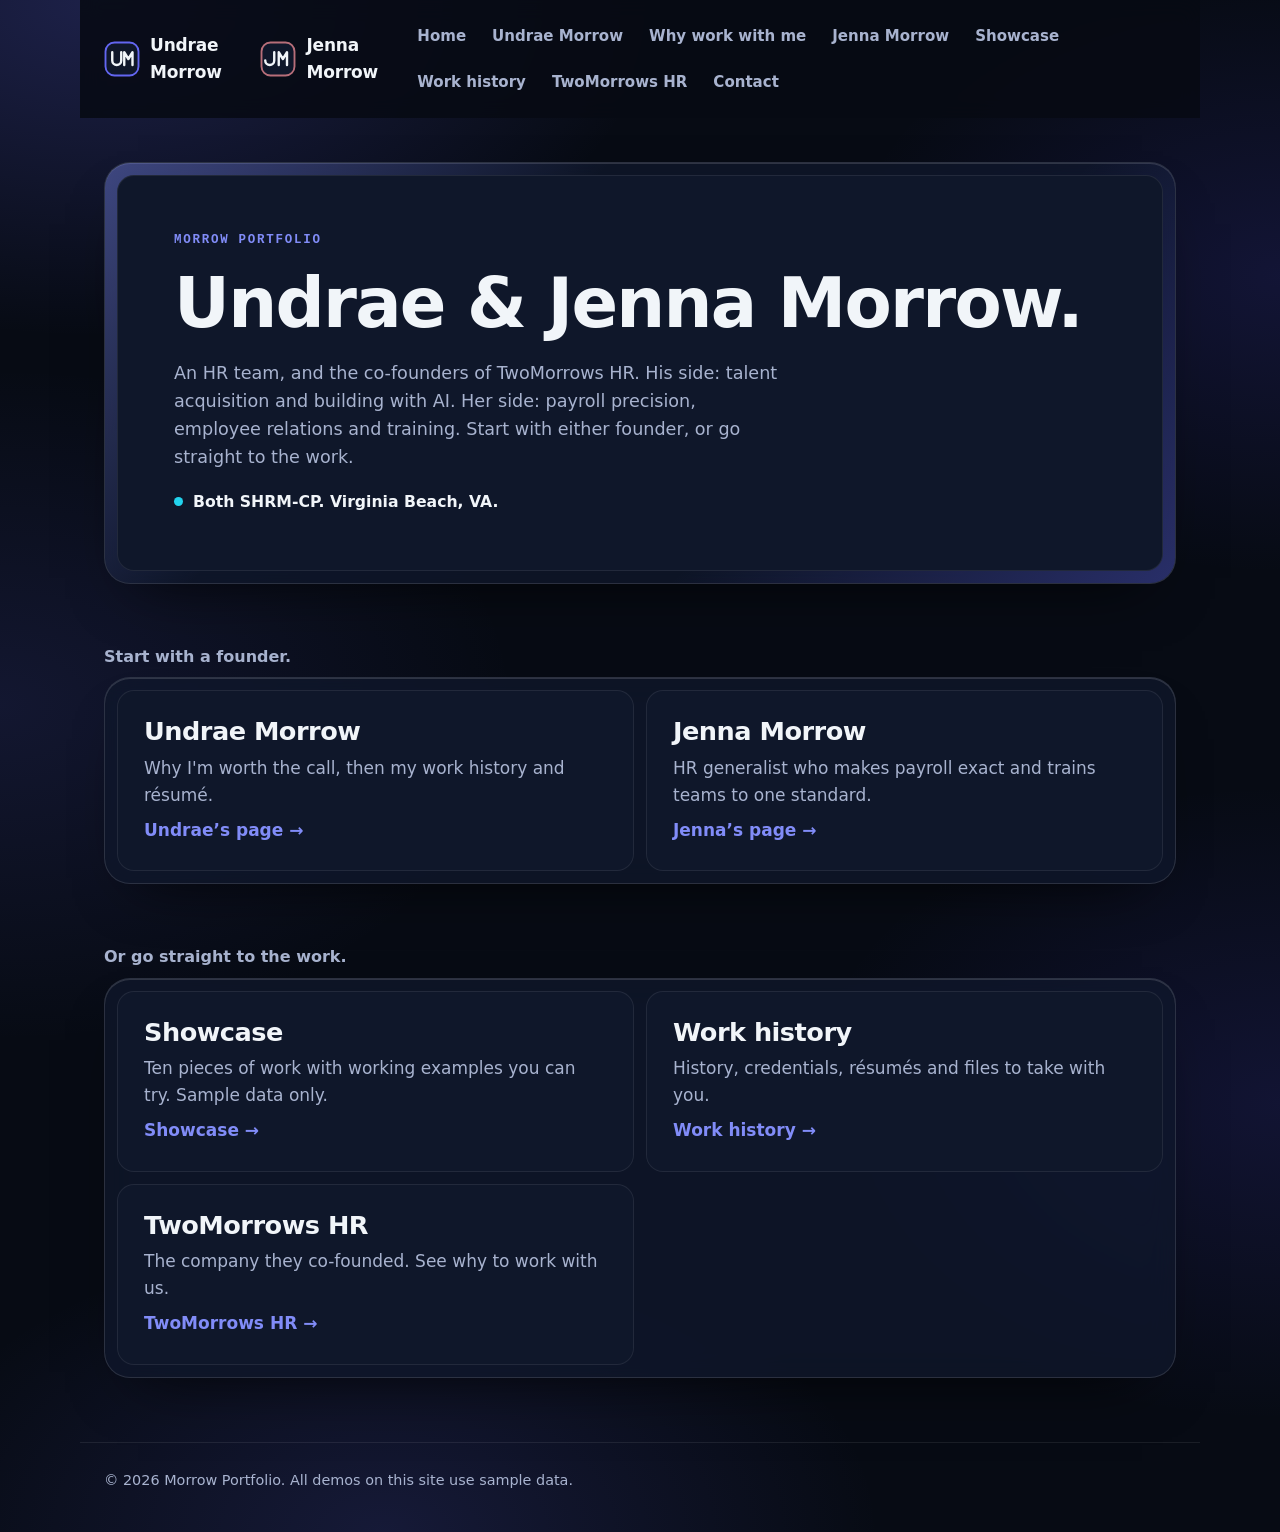
<file: index.html>
<!doctype html>
<html lang="en">
<head>
<meta charset="utf-8">
<meta name="viewport" content="width=device-width, initial-scale=1, viewport-fit=cover">
<meta name="color-scheme" content="dark">
<meta name="theme-color" content="#070B14">
<title>Morrow Portfolio | Undrae &amp; Jenna Morrow</title>
<meta name="description" content="Morrow Portfolio: the work of Undrae and Jenna Morrow, HR leaders and co-founders of TwoMorrows HR. Working examples, work history and résumés.">
<link rel="canonical" href="https://umorrow757.github.io/morrow-portfolio/">
<meta property="og:type" content="website">
<meta property="og:site_name" content="Morrow Portfolio">
<meta property="og:title" content="Morrow Portfolio | Undrae &amp; Jenna Morrow">
<meta property="og:description" content="An interactive portfolio: working examples, video walkthroughs, toolkit and work history. All demos use sample data.">
<meta property="og:url" content="https://umorrow757.github.io/morrow-portfolio/">
<meta property="og:image" content="https://umorrow757.github.io/morrow-portfolio/og-image.png">
<meta property="og:image:width" content="1200">
<meta property="og:image:height" content="630">
<meta property="og:image:alt" content="Undrae Morrow. HR and talent leader who designs and builds with AI. Interactive portfolio.">
<meta name="twitter:card" content="summary_large_image">
<meta name="twitter:title" content="Morrow Portfolio | Undrae &amp; Jenna Morrow">
<meta name="twitter:description" content="An interactive portfolio: working examples, video walkthroughs, toolkit and work history. All demos use sample data.">
<meta name="twitter:image" content="https://umorrow757.github.io/morrow-portfolio/og-image.png">
<link rel="icon" href="favicon.svg" type="image/svg+xml">
<link rel="stylesheet" href="styles.css">
<script>if('noModule' in HTMLScriptElement.prototype)document.documentElement.className='js'</script>
<script type="module" src="main.js"></script>
<style>
.brand-jenna{margin-left:auto}
body.jenna-view{--indigo:#B76E79;--indigo-text:#E8B4A0;--cta:#A85D68;--cyan:#F2C4B3}
body.jenna-view .brand-jenna span{color:var(--indigo-text)}
.top{position:sticky;top:0;z-index:50;background:rgba(7,11,20,.88);backdrop-filter:blur(10px);-webkit-backdrop-filter:blur(10px)}
</style>
</head>
<body>

<svg width="0" height="0" aria-hidden="true" focusable="false" style="display:none">
  <symbol id="mono" viewBox="0 0 48 48">
    <rect x="2" y="2" width="44" height="44" rx="12" fill="#0F172A" stroke="#6366F1" stroke-width="2.5"/>
    <path d="M11 15v11a6 6 0 0 0 12 0V15M27 32V15l5.5 9 5.5-9v17" fill="none" stroke="#F1F5F9" stroke-width="3.2" stroke-linecap="round" stroke-linejoin="round"/>
  </symbol>
  <symbol id="mono-jm" viewBox="0 0 48 48">
    <rect x="2" y="2" width="44" height="44" rx="12" fill="#0F172A" stroke="#B76E79" stroke-width="2.5"/>
    <path d="M19 15v11a6 6 0 0 1-12 0M25 32V15l5.5 9 5.5-9v17" fill="none" stroke="#F1F5F9" stroke-width="3.2" stroke-linecap="round" stroke-linejoin="round"/>
  </symbol>
</svg>

<a class="skip" href="#main">Skip to content</a>

<header class="top wrap">
  <a class="brand" href="undrae.html" id="undrae-brand" aria-label="Undrae Morrow, his page">
    <svg class="mono" aria-hidden="true"><use href="#mono"/></svg>
    <span id="brand-name">Undrae Morrow</span>
  </a>
  <a class="brand brand-jenna" href="jenna.html" id="jenna-brand" aria-label="Jenna Morrow, her page">
    <svg class="mono" aria-hidden="true"><use href="#mono-jm"/></svg>
    <span>Jenna Morrow</span>
  </a>
  <nav class="nav" aria-label="Pages">
    <a href="index.html" aria-current="page">Home</a>
    <a href="undrae.html">Undrae Morrow</a>
    <a href="undrae.html#why-me">Why work with me</a>
    <a href="jenna.html">Jenna Morrow</a>
    <a href="showcase.html">Showcase</a>
    <a href="work.html">Work history</a>
    <a href="twomorrows.html">TwoMorrows HR</a>
    <a href="undrae.html#contact">Contact</a>
  </nav>
</header>

<main id="main" class="wrap" tabindex="-1">

  <!-- FRONT DOOR: shared and neutral, both founders equal -->
  <section class="hero" aria-labelledby="h-hero">
    <div class="glass edge">
      <div class="plate hero-plate">
        <p class="kicker" id="hero-kicker">Morrow Portfolio</p>
        <h1 id="h-hero">Undrae &amp; Jenna Morrow.</h1>
        <p class="lede" id="hero-lede">An HR team, and the co-founders of TwoMorrows HR. His side: talent acquisition and building with AI. Her side: payroll precision, employee relations and training. Start with either founder, or go straight to the work.</p>
        <p class="proof" id="hero-proof"><span class="dot" aria-hidden="true"></span>Both SHRM-CP. Virginia Beach, VA.</p>
      </div>
    </div>
  </section>

  <!-- FOUNDERS: equal, side by side -->
  <section class="paths" aria-labelledby="h-paths">
    <h2 id="h-paths" class="mini-head">Start with a founder.</h2>
    <div class="glass path-frame">
      <a class="plate path" href="undrae.html#why-me">
        <span class="path-q">Undrae Morrow</span>
        <span class="path-d">Why I'm worth the call, then my work history and résumé.</span>
        <span class="path-go" aria-hidden="true">Undrae’s page &rarr;</span>
      </a>
      <a class="plate path" href="jenna.html">
        <span class="path-q">Jenna Morrow</span>
        <span class="path-d">HR generalist who makes payroll exact and trains teams to one standard.</span>
        <span class="path-go" aria-hidden="true">Jenna’s page &rarr;</span>
      </a>
    </div>
  </section>

  <!-- SHARED PAGES -->
  <section class="paths" aria-labelledby="h-shared">
    <h2 id="h-shared" class="mini-head">Or go straight to the work.</h2>
    <div class="glass path-frame">
      <a class="plate path" href="showcase.html">
        <span class="path-q">Showcase</span>
        <span class="path-d">Ten pieces of work with working examples you can try. Sample data only.</span>
        <span class="path-go" aria-hidden="true">Showcase &rarr;</span>
      </a>
      <a class="plate path" href="work.html">
        <span class="path-q">Work history</span>
        <span class="path-d">History, credentials, résumés and files to take with you.</span>
        <span class="path-go" aria-hidden="true">Work history &rarr;</span>
      </a>
      <a class="plate path" href="twomorrows.html">
        <span class="path-q">TwoMorrows HR</span>
        <span class="path-d">The company they co-founded. See why to work with us.</span>
        <span class="path-go" aria-hidden="true">TwoMorrows HR &rarr;</span>
      </a>
    </div>
  </section>

</main>

<footer class="wrap foot" id="foot">
  <p>&copy; 2026 Morrow Portfolio. All demos on this site use sample data.</p>
  <p class="views" id="site-views" hidden>Site views: <b id="view-count"></b></p>
</footer>
</body>
</html>
</file>
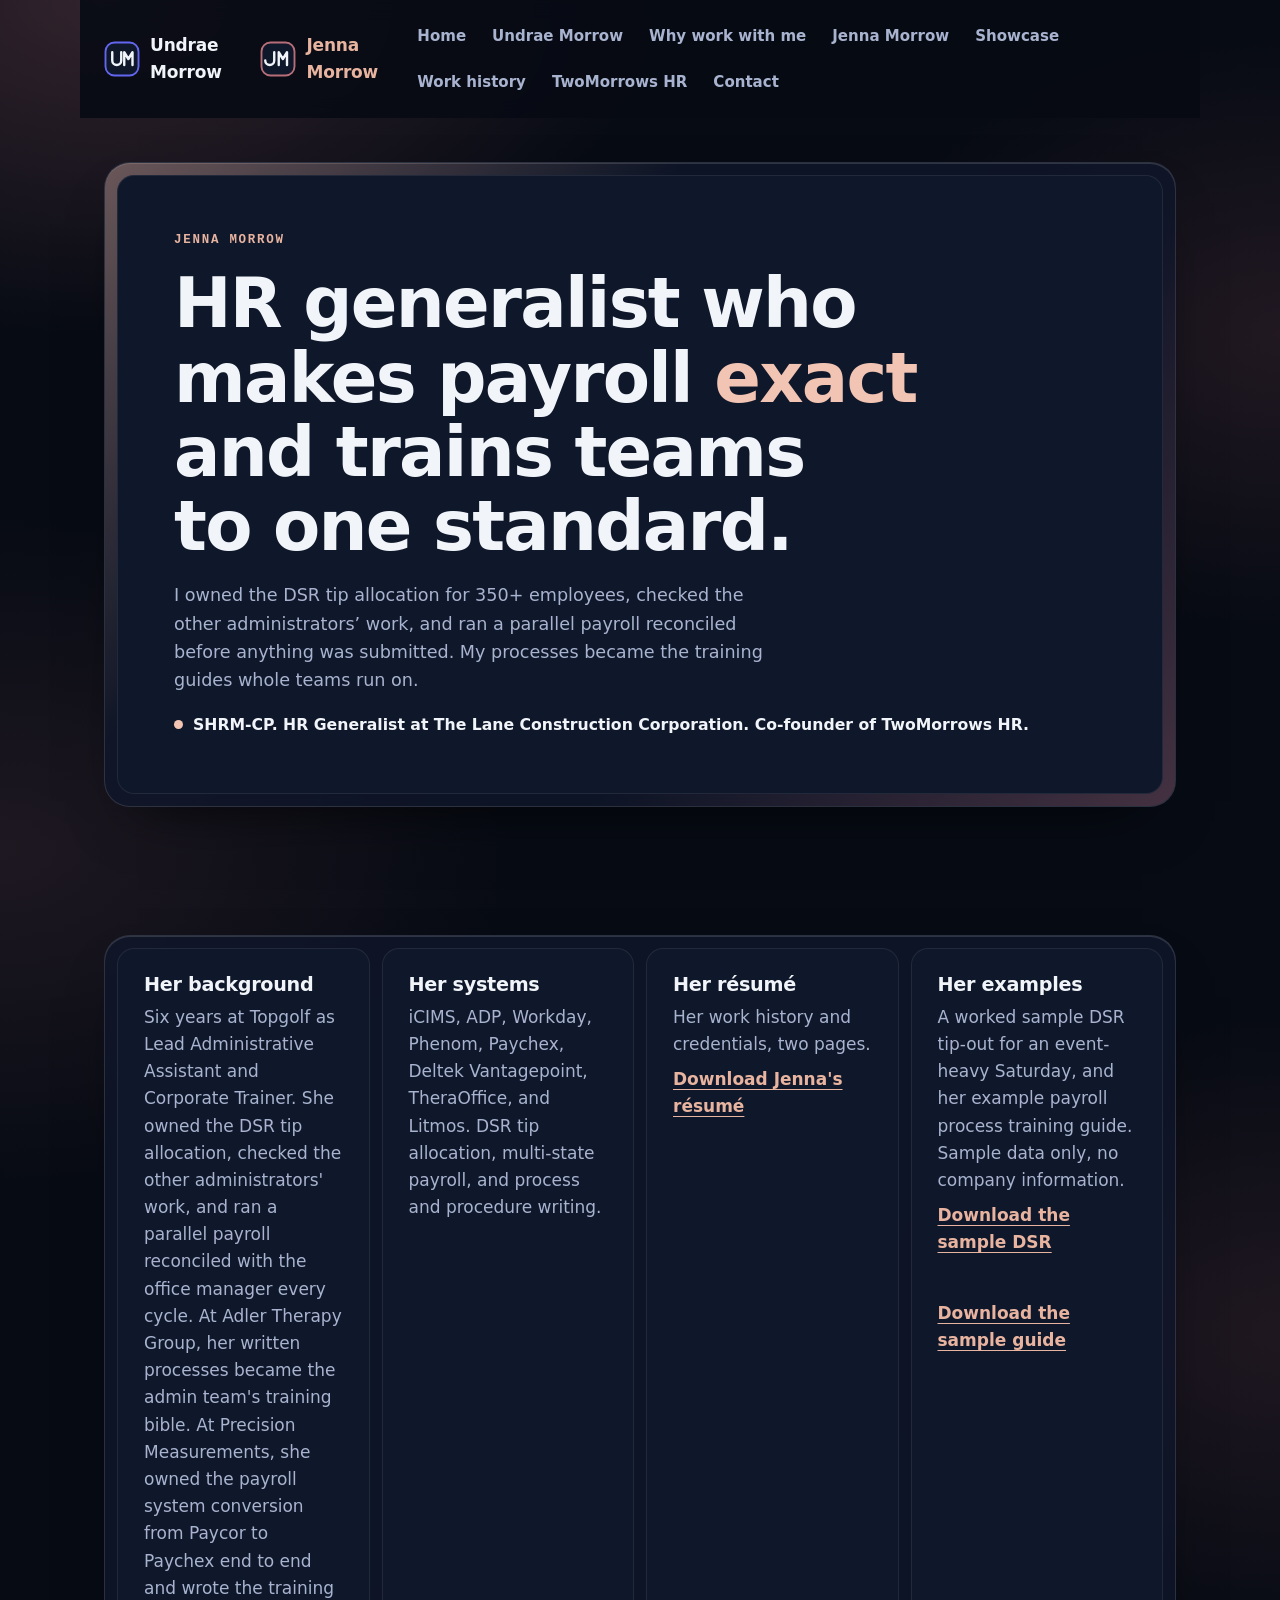
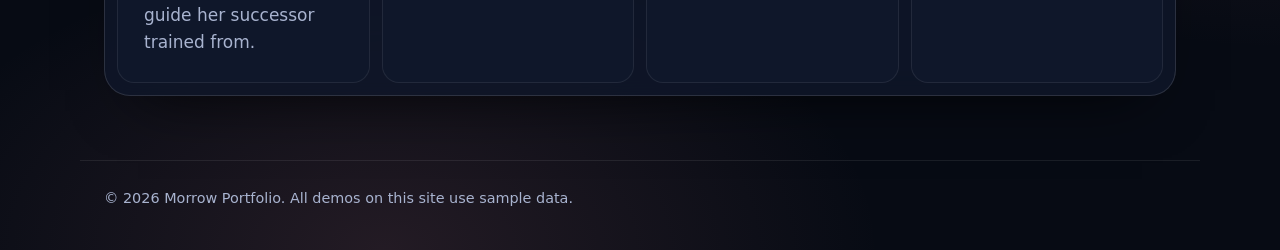
<file: jenna.html>
<!doctype html>
<html lang="en">
<head>
<meta charset="utf-8">
<meta name="viewport" content="width=device-width, initial-scale=1, viewport-fit=cover">
<meta name="color-scheme" content="dark">
<meta name="theme-color" content="#070B14">
<title>Jenna Morrow | HR generalist · Morrow Portfolio</title>
<meta name="description" content="Jenna Morrow, SHRM-CP. HR Generalist and co-founder of TwoMorrows HR. Payroll precision, employee relations, and training guides whole teams run on.">
<link rel="canonical" href="https://umorrow757.github.io/morrow-portfolio/jenna.html">
<meta property="og:type" content="website">
<meta property="og:site_name" content="Morrow Portfolio">
<meta property="og:title" content="Jenna Morrow | HR generalist · Morrow Portfolio">
<meta property="og:description" content="An interactive portfolio: working examples, video walkthroughs, toolkit and work history. All demos use sample data.">
<meta property="og:url" content="https://umorrow757.github.io/morrow-portfolio/jenna.html">
<meta property="og:image" content="https://umorrow757.github.io/morrow-portfolio/og-image.png">
<meta property="og:image:width" content="1200">
<meta property="og:image:height" content="630">
<meta property="og:image:alt" content="Undrae Morrow. HR and talent leader who designs and builds with AI. Interactive portfolio.">
<meta name="twitter:card" content="summary_large_image">
<meta name="twitter:title" content="Jenna Morrow | HR generalist · Morrow Portfolio">
<meta name="twitter:description" content="An interactive portfolio: working examples, video walkthroughs, toolkit and work history. All demos use sample data.">
<meta name="twitter:image" content="https://umorrow757.github.io/morrow-portfolio/og-image.png">
<link rel="icon" href="favicon.svg" type="image/svg+xml">
<link rel="stylesheet" href="styles.css">
<script>if('noModule' in HTMLScriptElement.prototype)document.documentElement.className='js'</script>
<script type="module" src="main.js"></script>
<style>
.brand-jenna{margin-left:auto}
body.jenna-view{--indigo:#B76E79;--indigo-text:#E8B4A0;--cta:#A85D68;--cyan:#F2C4B3}
body.jenna-view .brand-jenna span{color:var(--indigo-text)}
body.jenna-view{background-image:radial-gradient(56rem 34rem at 8% 0,rgba(183,110,121,.24),transparent 62%),radial-gradient(44rem 30rem at 100% 18%,rgba(168,93,104,.16),transparent 62%),radial-gradient(52rem 34rem at 0 46%,rgba(183,110,121,.13),transparent 62%),radial-gradient(48rem 32rem at 100% 72%,rgba(168,93,104,.15),transparent 62%),radial-gradient(50rem 30rem at 30% 100%,rgba(183,110,121,.16),transparent 62%)}
body.jenna-view .edge::before{background:linear-gradient(135deg,rgba(232,180,160,.75),transparent 34%,transparent 66%,rgba(183,110,121,.6))}
body.jenna-view .btn{box-shadow:0 12px 30px -14px rgba(168,93,104,.9)}
.top{position:sticky;top:0;z-index:50;background:rgba(7,11,20,.88);backdrop-filter:blur(10px);-webkit-backdrop-filter:blur(10px)}
</style>
</head>
<body class="jenna-view">
<svg width="0" height="0" aria-hidden="true" focusable="false" style="display:none">
  <symbol id="mono" viewBox="0 0 48 48">
    <rect x="2" y="2" width="44" height="44" rx="12" fill="#0F172A" stroke="#6366F1" stroke-width="2.5"/>
    <path d="M11 15v11a6 6 0 0 0 12 0V15M27 32V15l5.5 9 5.5-9v17" fill="none" stroke="#F1F5F9" stroke-width="3.2" stroke-linecap="round" stroke-linejoin="round"/>
  </symbol>
  <symbol id="mono-jm" viewBox="0 0 48 48">
    <rect x="2" y="2" width="44" height="44" rx="12" fill="#0F172A" stroke="#B76E79" stroke-width="2.5"/>
    <path d="M19 15v11a6 6 0 0 1-12 0M25 32V15l5.5 9 5.5-9v17" fill="none" stroke="#F1F5F9" stroke-width="3.2" stroke-linecap="round" stroke-linejoin="round"/>
  </symbol>
</svg>

<a class="skip" href="#main">Skip to content</a>

<header class="top wrap">
  <a class="brand" href="undrae.html" id="undrae-brand" aria-label="Undrae Morrow, his page">
    <svg class="mono" aria-hidden="true"><use href="#mono"/></svg>
    <span id="brand-name">Undrae Morrow</span>
  </a>
  <a class="brand brand-jenna" href="jenna.html" id="jenna-brand" aria-label="Jenna Morrow, her page">
    <svg class="mono" aria-hidden="true"><use href="#mono-jm"/></svg>
    <span>Jenna Morrow</span>
  </a>
  <nav class="nav" aria-label="Pages">
    <a href="index.html">Home</a>
    <a href="undrae.html">Undrae Morrow</a>
    <a href="undrae.html#why-me">Why work with me</a>
    <a href="jenna.html" aria-current="page">Jenna Morrow</a>
    <a href="showcase.html">Showcase</a>
    <a href="work.html">Work history</a>
    <a href="twomorrows.html">TwoMorrows HR</a>
    <a href="undrae.html#contact">Contact</a>
  </nav>
</header>

<main id="main" class="wrap" tabindex="-1">

<!-- JENNA HERO: her own page, her own headline (the hero text written for her view of the site) -->
  <section class="hero" aria-labelledby="h-hero">
    <div class="glass edge">
      <div class="plate hero-plate">
        <p class="kicker" id="hero-kicker">Jenna Morrow</p>
        <h1 id="h-hero">HR generalist who makes payroll <span class="hl">exact</span> and trains teams to one standard.</h1>
        <p class="lede" id="hero-lede">I owned the DSR tip allocation for 350+ employees, checked the other administrators’ work, and ran a parallel payroll reconciled before anything was submitted. My processes became the training guides whole teams run on.</p>
        <p class="proof" id="hero-proof"><span class="dot" aria-hidden="true"></span>SHRM-CP. HR Generalist at The Lane Construction Corporation. Co-founder of TwoMorrows HR.</p>
      </div>
    </div>
  </section>

  <!-- JENNA MORROW -->
  <section id="jenna" aria-labelledby="h-jenna" tabindex="-1">
    <div class="glass res-frame">
      <div class="plate res reveal">
        <h3 id="h-jenna">Her background</h3>
        <p>Six years at Topgolf as Lead Administrative Assistant and Corporate Trainer. She owned the DSR tip allocation, checked the other administrators' work, and ran a parallel payroll reconciled with the office manager every cycle. At Adler Therapy Group, her written processes became the admin team's training bible. At Precision Measurements, she owned the payroll system conversion from Paycor to Paychex end to end and wrote the training guide her successor trained from.</p>
      </div>
      <div class="plate res reveal">
        <h3>Her systems</h3>
        <p>iCIMS, ADP, Workday, Phenom, Paychex, Deltek Vantagepoint, TheraOffice, and Litmos. DSR tip allocation, multi-state payroll, and process and procedure writing.</p>
      </div>
      <div class="plate res reveal">
        <h3>Her résumé</h3>
        <p>Her work history and credentials, two pages.</p>
        <a class="textlink" href="downloads/jenna-morrow-resume.pdf" download>Download Jenna's résumé</a>
      </div>
      <div class="plate res reveal">
        <h3>Her examples</h3>
        <p>A worked sample DSR tip-out for an event-heavy Saturday, and her example payroll process training guide. Sample data only, no company information.</p>
        <a class="textlink" href="downloads/jenna-sample-dsr.pdf" download>Download the sample DSR</a><br>
        <a class="textlink" href="downloads/jenna-sample-payroll-guide.pdf" download>Download the sample guide</a>
      </div>
    </div>
  </section>

  
</main>

<footer class="wrap foot" id="foot">
  <p>&copy; 2026 Morrow Portfolio. All demos on this site use sample data.</p>
  <p class="views" id="site-views" hidden>Site views: <b id="view-count"></b></p>
</footer>
</body>
</html>
</file>
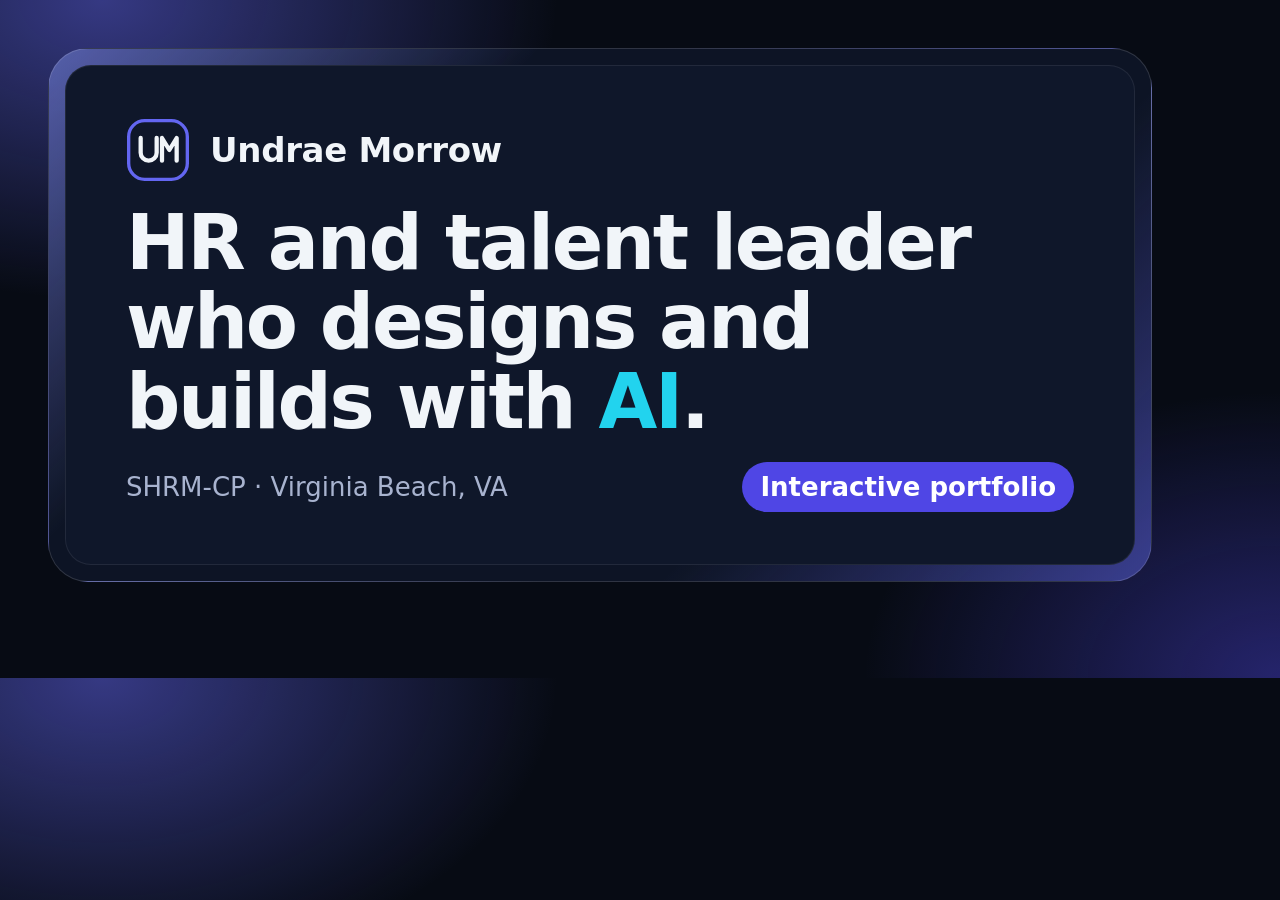
<file: og-card.html>
<!doctype html>
<html lang="en">
<head>
<meta charset="utf-8">
<title>Share card 1200x630: render to og-image.png</title>
<style>
  html,body{margin:0}
  body{width:1200px;height:630px;overflow:hidden;background:#070B14;color:#F1F5F9;
    font-family:ui-sans-serif,system-ui,-apple-system,"Segoe UI",Roboto,"Helvetica Neue",Arial,sans-serif;
    background-image:radial-gradient(700px 460px at 8% 0,rgba(99,102,241,.5),transparent 65%),
      radial-gradient(640px 440px at 100% 100%,rgba(79,70,229,.42),transparent 65%)}
  .frame{box-sizing:border-box;width:1104px;height:534px;margin:48px;padding:16px;border-radius:40px;
    background:rgba(15,23,42,.8);border:1px solid rgba(255,255,255,.14);
    background-image:linear-gradient(135deg,rgba(129,140,248,.6),transparent 30%,transparent 70%,rgba(99,102,241,.5))}
  .plate{box-sizing:border-box;height:100%;border-radius:26px;background:#0F172A;border:1px solid rgba(255,255,255,.08);
    padding:52px 60px;display:flex;flex-direction:column;justify-content:space-between}
  .row{display:flex;align-items:center;gap:20px}
  .name{font-size:34px;font-weight:800;letter-spacing:-.01em}
  h1{margin:0;font-size:76px;line-height:1.04;letter-spacing:-.03em;font-weight:800;max-width:940px}
  h1 span{color:#22D3EE}
  .foot{display:flex;justify-content:space-between;align-items:center;font-size:26px;color:#A8B3CF}
  .chip{padding:10px 18px;border-radius:999px;background:#4F46E5;color:#fff;font-weight:700}
</style>
</head>
<body>
  <div class="frame"><div class="plate">
    <div class="row">
      <svg width="64" height="64" viewBox="0 0 48 48" aria-hidden="true">
        <rect x="2" y="2" width="44" height="44" rx="12" fill="#0F172A" stroke="#6366F1" stroke-width="2.5"/>
        <path d="M11 15v11a6 6 0 0 0 12 0V15M27 32V15l5.5 9 5.5-9v17" fill="none" stroke="#F1F5F9" stroke-width="3.2" stroke-linecap="round" stroke-linejoin="round"/>
      </svg>
      <span class="name">Undrae Morrow</span>
    </div>
    <h1>HR and talent leader who designs and builds with <span>AI</span>.</h1>
    <div class="foot"><span>SHRM-CP &middot; Virginia Beach, VA</span><span class="chip">Interactive portfolio</span></div>
  </div></div>
</body>
</html>
</file>
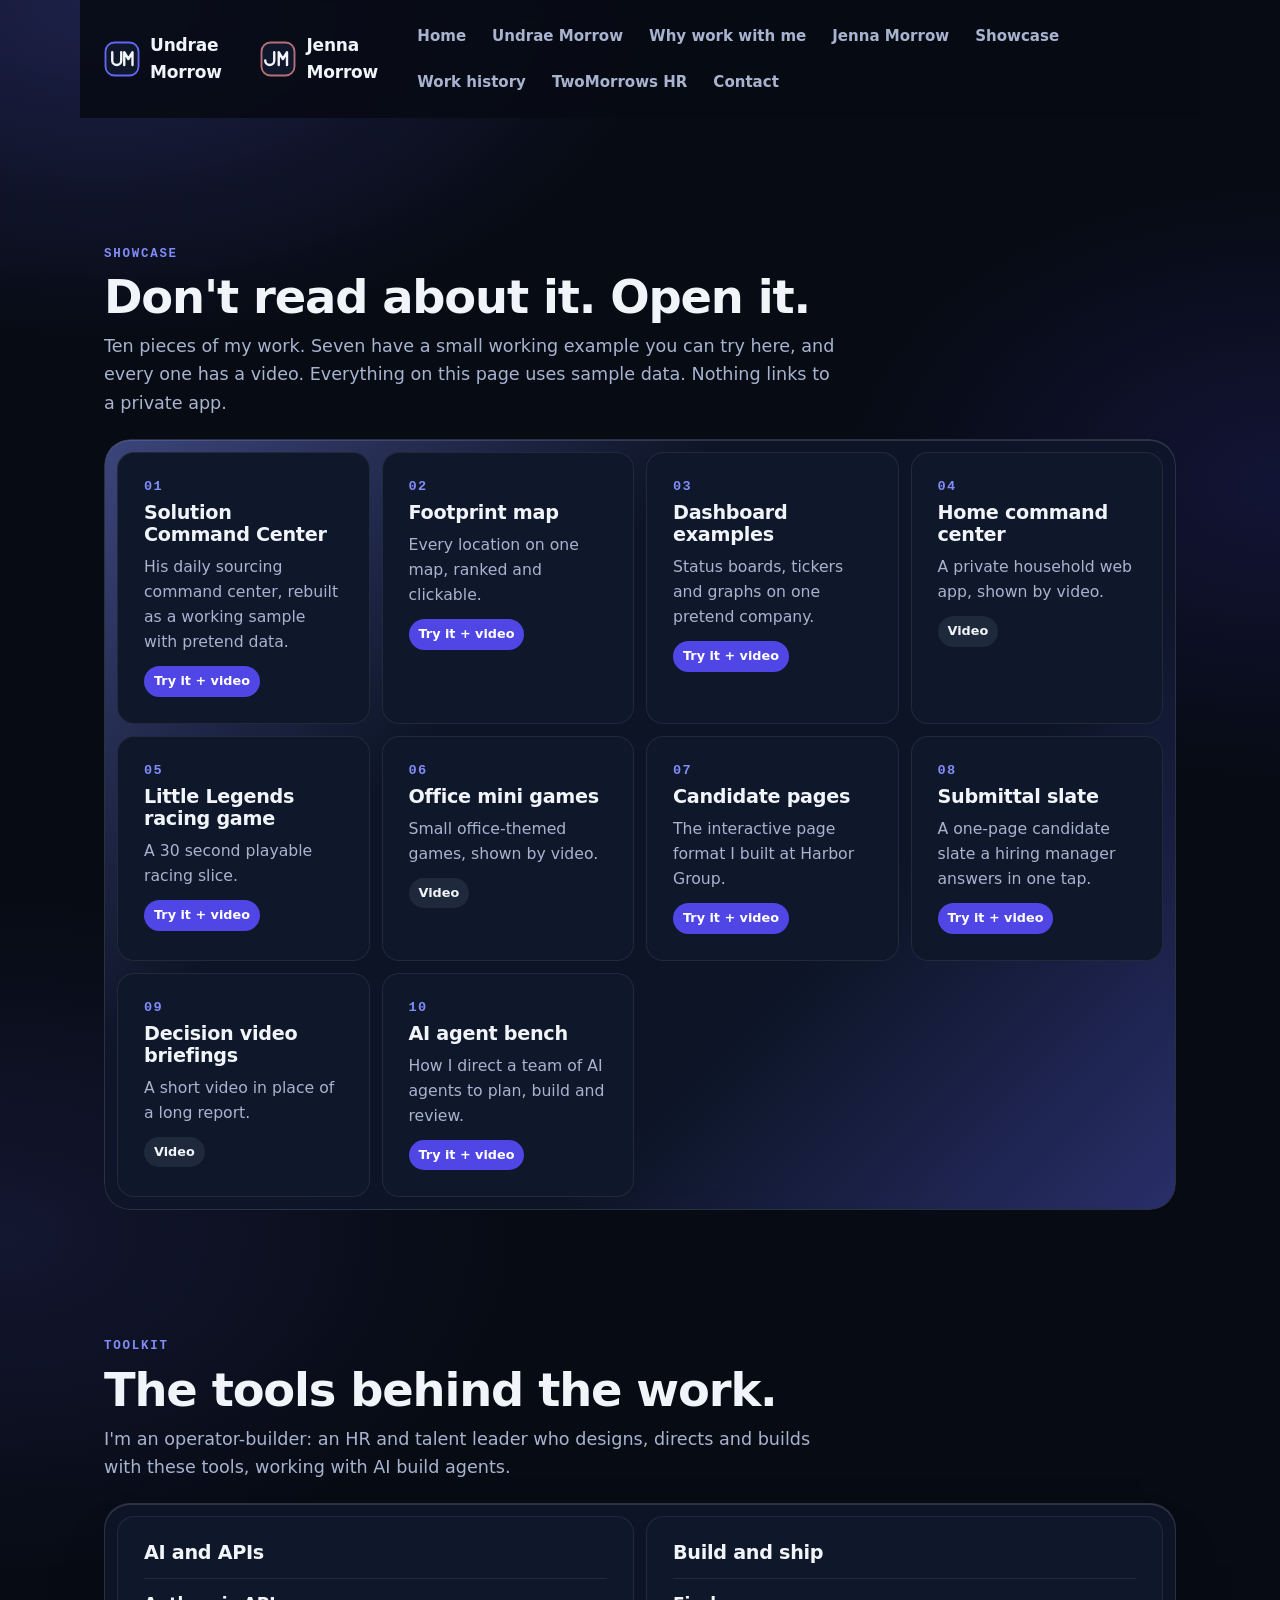
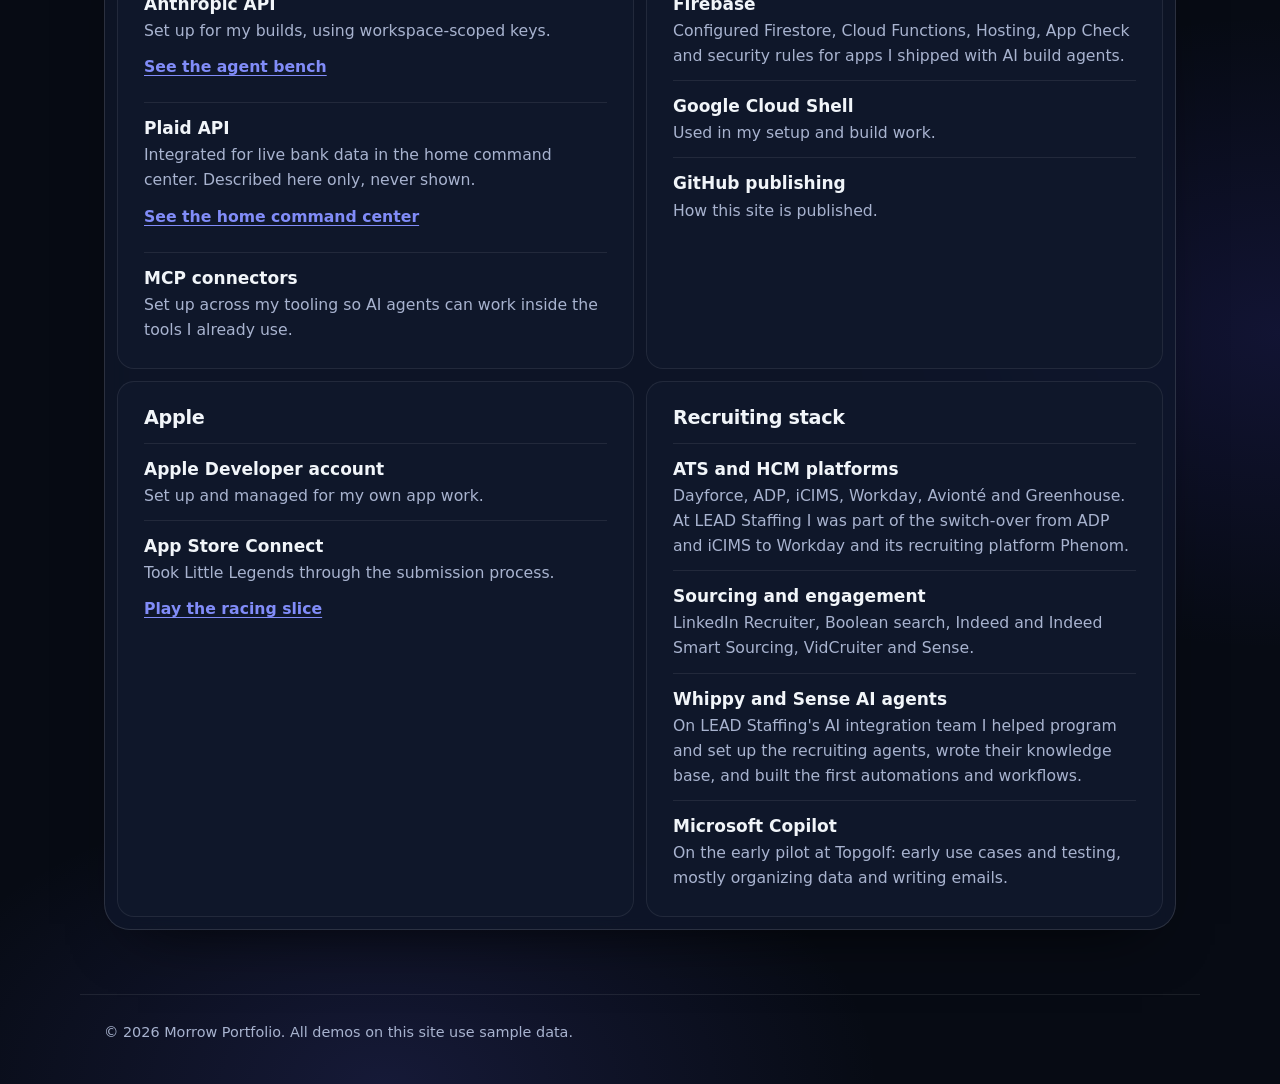
<file: showcase.html>
<!doctype html>
<html lang="en">
<head>
<meta charset="utf-8">
<meta name="viewport" content="width=device-width, initial-scale=1, viewport-fit=cover">
<meta name="color-scheme" content="dark">
<meta name="theme-color" content="#070B14">
<title>Showcase · Morrow Portfolio</title>
<meta name="description" content="Working examples from Undrae Morrow: a sourcing command center, dashboards, candidate pages, an agent bench demo and more. All sample data.">
<link rel="canonical" href="https://umorrow757.github.io/morrow-portfolio/showcase.html">
<meta property="og:type" content="website">
<meta property="og:site_name" content="Morrow Portfolio">
<meta property="og:title" content="Showcase · Morrow Portfolio">
<meta property="og:description" content="An interactive portfolio: working examples, video walkthroughs, toolkit and work history. All demos use sample data.">
<meta property="og:url" content="https://umorrow757.github.io/morrow-portfolio/showcase.html">
<meta property="og:image" content="https://umorrow757.github.io/morrow-portfolio/og-image.png">
<meta property="og:image:width" content="1200">
<meta property="og:image:height" content="630">
<meta property="og:image:alt" content="Undrae Morrow. HR and talent leader who designs and builds with AI. Interactive portfolio.">
<meta name="twitter:card" content="summary_large_image">
<meta name="twitter:title" content="Showcase · Morrow Portfolio">
<meta name="twitter:description" content="An interactive portfolio: working examples, video walkthroughs, toolkit and work history. All demos use sample data.">
<meta name="twitter:image" content="https://umorrow757.github.io/morrow-portfolio/og-image.png">
<link rel="icon" href="favicon.svg" type="image/svg+xml">
<link rel="stylesheet" href="styles.css">
<script>if('noModule' in HTMLScriptElement.prototype)document.documentElement.className='js'</script>
<script type="module" src="main.js"></script>
<style>
.brand-jenna{margin-left:auto}
body.jenna-view{--indigo:#B76E79;--indigo-text:#E8B4A0;--cta:#A85D68;--cyan:#F2C4B3}
body.jenna-view .brand-jenna span{color:var(--indigo-text)}
.top{position:sticky;top:0;z-index:50;background:rgba(7,11,20,.88);backdrop-filter:blur(10px);-webkit-backdrop-filter:blur(10px)}
</style>
</head>
<body>
<svg width="0" height="0" aria-hidden="true" focusable="false" style="display:none">
  <symbol id="mono" viewBox="0 0 48 48">
    <rect x="2" y="2" width="44" height="44" rx="12" fill="#0F172A" stroke="#6366F1" stroke-width="2.5"/>
    <path d="M11 15v11a6 6 0 0 0 12 0V15M27 32V15l5.5 9 5.5-9v17" fill="none" stroke="#F1F5F9" stroke-width="3.2" stroke-linecap="round" stroke-linejoin="round"/>
  </symbol>
  <symbol id="mono-jm" viewBox="0 0 48 48">
    <rect x="2" y="2" width="44" height="44" rx="12" fill="#0F172A" stroke="#B76E79" stroke-width="2.5"/>
    <path d="M19 15v11a6 6 0 0 1-12 0M25 32V15l5.5 9 5.5-9v17" fill="none" stroke="#F1F5F9" stroke-width="3.2" stroke-linecap="round" stroke-linejoin="round"/>
  </symbol>
</svg>

<a class="skip" href="#main">Skip to content</a>

<header class="top wrap">
  <a class="brand" href="undrae.html" id="undrae-brand" aria-label="Undrae Morrow, his page">
    <svg class="mono" aria-hidden="true"><use href="#mono"/></svg>
    <span id="brand-name">Undrae Morrow</span>
  </a>
  <a class="brand brand-jenna" href="jenna.html" id="jenna-brand" aria-label="Jenna Morrow, her page">
    <svg class="mono" aria-hidden="true"><use href="#mono-jm"/></svg>
    <span>Jenna Morrow</span>
  </a>
  <nav class="nav" aria-label="Pages">
    <a href="index.html">Home</a>
    <a href="undrae.html">Undrae Morrow</a>
    <a href="undrae.html#why-me">Why work with me</a>
    <a href="jenna.html">Jenna Morrow</a>
    <a href="showcase.html" aria-current="page">Showcase</a>
    <a href="work.html">Work history</a>
    <a href="twomorrows.html">TwoMorrows HR</a>
    <a href="undrae.html#contact">Contact</a>
  </nav>
</header>

<main id="main" class="wrap" tabindex="-1">

<!-- SHOWCASE -->
  <section id="showcase" aria-labelledby="h-showcase" tabindex="-1">
    <div class="sec-head">
      <p class="kicker">Showcase</p>
      <h2 id="h-showcase">Don't read about it. Open it.</h2>
      <p class="sec-sub">Ten pieces of my work. Seven have a small working example you can try here, and every one has a video. Everything on this page uses sample data. Nothing links to a private app.</p>
    </div>

    <div class="sc-stage">
      <div class="glass edge sc-frame" id="sc-frame">

        <div class="plate sc-bar" id="sc-bar" hidden>
          <button type="button" class="ghost" id="sc-back">&larr; Back to Showcase</button>
          <p class="sc-status" id="sc-status" aria-live="polite"></p>
          <div class="sc-step">
            <button type="button" class="ghost" id="sc-prev">Previous</button>
            <button type="button" class="ghost" id="sc-next">Next</button>
          </div>
        </div>

        <div class="sc-grid" id="sc-grid">
          <button type="button" class="plate tile" data-open="s1"><span class="tile-n">01</span><span class="tile-t">Solution Command Center</span><span class="tile-d">His daily sourcing command center, rebuilt as a working sample with pretend data.</span><span class="badge">Try it + video</span></button>
          <button type="button" class="plate tile" data-open="s8"><span class="tile-n">02</span><span class="tile-t">Footprint map</span><span class="tile-d">Every location on one map, ranked and clickable.</span><span class="badge">Try it + video</span></button>
          <button type="button" class="plate tile" data-open="s9"><span class="tile-n">03</span><span class="tile-t">Dashboard examples</span><span class="tile-d">Status boards, tickers and graphs on one pretend company.</span><span class="badge">Try it + video</span></button>
          <button type="button" class="plate tile" data-open="s2"><span class="tile-n">04</span><span class="tile-t">Home command center</span><span class="tile-d">A private household web app, shown by video.</span><span class="badge quiet">Video</span></button>
          <button type="button" class="plate tile" data-open="s3"><span class="tile-n">05</span><span class="tile-t">Little Legends racing game</span><span class="tile-d">A 30 second playable racing slice.</span><span class="badge">Try it + video</span></button>
          <button type="button" class="plate tile" data-open="s4"><span class="tile-n">06</span><span class="tile-t">Office mini games</span><span class="tile-d">Small office-themed games, shown by video.</span><span class="badge quiet">Video</span></button>
          <button type="button" class="plate tile" data-open="s5"><span class="tile-n">07</span><span class="tile-t">Candidate pages</span><span class="tile-d">The interactive page format I built at Harbor Group.</span><span class="badge">Try it + video</span></button>
          <button type="button" class="plate tile" data-open="s10"><span class="tile-n">08</span><span class="tile-t">Submittal slate</span><span class="tile-d">A one-page candidate slate a hiring manager answers in one tap.</span><span class="badge">Try it + video</span></button>
          <button type="button" class="plate tile" data-open="s6"><span class="tile-n">09</span><span class="tile-t">Decision video briefings</span><span class="tile-d">A short video in place of a long report.</span><span class="badge quiet">Video</span></button>
          <button type="button" class="plate tile" data-open="s7"><span class="tile-n">10</span><span class="tile-t">AI agent bench</span><span class="tile-d">How I direct a team of AI agents to plan, build and review.</span><span class="badge">Try it + video</span></button>
        </div>

        <!-- S1 -->
        <article class="plate sc-item" data-id="s1" aria-labelledby="t-s1">
          <p class="mock">SAMPLE / MOCK DATA</p>
          <h3 id="t-s1" tabindex="-1">Solution Command Center</h3>
          <dl class="facts">
            <div><dt>What it replaced</dt><dd>Checking the ATS, the job board inbox, email and chat by hand every morning to build the day's call list.</dd></div>
            <div><dt>How it works</dt><dd>One screen for a recruiter's whole book of business: who to contact today, every active candidate, every open req and a change log, refreshed daily. The sample below keeps the real structure and swaps in a pretend dragon daycare, so every name, number and pay rate is invented.</dd></div>
            <div><dt>How it is fed</dt><dd>Fed by a sourcing tracker worksheet he built with live data connections to the team's recruiting systems, and by his own outreach templates for text, email, and messaging.</dd></div>
            <div><dt>What he built</dt><dd>Not just the front end. The data plumbing is his too: the sourcing tracker worksheet, its live data connections to the team's recruiting systems (built on OData, an open data standard), and the outreach templates behind the Message builder.</dd></div>
            <div><dt>The daily loop</dt><dd>Each workday starts from a fresh file. Work the queue top-down, mark what went out, and your own corrections ride over the next refresh.</dd></div>
          </dl>
          <div class="demo" data-demo="s1" style="min-height:var(--s1-h,44rem)"><p class="demo-wait">The working example loads here. It needs JavaScript.</p></div>
          <figure class="vidfig">
            <div class="vid vid-empty" role="img" aria-label="Video walkthrough: sourcing command center — in production"><p>Video walkthrough in production.</p></div>
            <figcaption>Video walkthrough with captions.</figcaption>
          </figure>
        </article>

        <!-- S8 -->
        <article class="plate sc-item" data-id="s8" aria-labelledby="t-s8">
          <p class="mock">SAMPLE / MOCK DATA</p>
          <h3 id="t-s8" tabindex="-1">Footprint map</h3>
          <dl class="facts">
            <div><dt>What it shows</dt><dd>A long list of locations turned into one map you can explore.</dd></div>
            <div><dt>How it works</dt><dd>Every site on one map, shaded by the number you pick, with a ranked list and each region's detail one click away. This version uses a pretend dragon daycare.</dd></div>
          </dl>
          <div class="demo" data-demo="s8" style="min-height:var(--fp-h,260px)"><p class="demo-wait">The working example loads here. It needs JavaScript.</p></div>
          <figure class="vidfig">
            <div class="vid vid-empty" role="img" aria-label="Video walkthrough: footprint map — in production"><p>Video walkthrough in production.</p></div>
            <figcaption>Video walkthrough with captions.</figcaption>
          </figure>
        </article>

        <!-- S9 -->
        <article class="plate sc-item" data-id="s9" aria-labelledby="t-s9">
          <p class="mock">SAMPLE / MOCK DATA</p>
          <h3 id="t-s9" tabindex="-1">Dashboard examples</h3>
          <dl class="facts">
            <div><dt>What it shows</dt><dd>The dashboard pieces I build: status boards, progress bars, tickers and graphs.</dd></div>
            <div><dt>How it works</dt><dd>Four tabs on one pretend dragon daycare: content pipeline, app and game building, business, and finance. Every name and number is invented.</dd></div>
          </dl>
          <div class="demo" data-demo="s9" style="min-height:var(--s9-h,40rem)"><p class="demo-wait">The working example loads here. It needs JavaScript.</p></div>
          <div class="vid4">
            <figure class="vidfig">
              <video class="vid" controls preload="none" playsinline aria-label="Video walkthrough: Content pipeline dashboard">
                <source src="videos/d9-content.mp4" type="video/mp4">
                <track kind="captions" srclang="en" label="English captions" src="videos/d9-content.vtt" default>
              </video>
              <figcaption>Content pipeline. Silent, with captions.</figcaption>
              <p class="transcript">Sample data. Pretend company. Every piece and where it stands. This month's goals, as progress bars. Updates roll by. Pause them any time. Point at a week to read its views.</p>
            </figure>
            <figure class="vidfig">
              <video class="vid" controls preload="none" playsinline aria-label="Video walkthrough: App and game building dashboard">
                <source src="videos/d9-builds.mp4" type="video/mp4">
                <track kind="captions" srclang="en" label="English captions" src="videos/d9-builds.vtt" default>
              </video>
              <figcaption>App and game building. Silent, with captions.</figcaption>
              <p class="transcript">Sample data. Pretend company. Every build and its status. Tasks done on each build. Blocked work is flagged on the board. Point at a week to read tasks closed.</p>
            </figure>
            <figure class="vidfig">
              <video class="vid" controls preload="none" playsinline aria-label="Video walkthrough: Business dashboard">
                <source src="videos/d9-business.mp4" type="video/mp4">
                <track kind="captions" srclang="en" label="English captions" src="videos/d9-business.vtt" default>
              </video>
              <figcaption>Business. Silent, with captions.</figcaption>
              <p class="transcript">Sample data. Pretend company. Four pretend lairs on one board. Beds filled at each lair. The headline numbers sit up top. Point at a month to read enrollment.</p>
            </figure>
            <figure class="vidfig">
              <video class="vid" controls preload="none" playsinline aria-label="Video walkthrough: Finance dashboard">
                <source src="videos/d9-finance.mp4" type="video/mp4">
                <track kind="captions" srclang="en" label="English captions" src="videos/d9-finance.vtt" default>
              </video>
              <figcaption>Finance. Silent, with captions.</figcaption>
              <p class="transcript">Sample data. Pretend company. Pretend money at a glance. Spent against budget, line by line. Over budget is flagged on the board. Point at a month to read revenue.</p>
            </figure>
          </div>
        </article>

        <!-- S2 -->
        <article class="plate sc-item" data-id="s2" aria-labelledby="t-s2">
          <p class="mock">SAMPLE / MOCK DATA</p>
          <h3 id="t-s2" tabindex="-1">Home command center</h3>
          <dl class="facts">
            <div><dt>What it replaced</dt><dd>A household budget spreadsheet and a paper calendar.</dd></div>
            <div><dt>How it works</dt><dd>One private web app for a household: money, the week ahead and decisions in one place.</dd></div>
          </dl>
          <p class="note">Video only. The real app is private, so nothing here links to it and the walkthrough uses sample data.</p>
          <figure class="vidfig">
            <div class="vid vid-empty" role="img" aria-label="Video walkthrough: home command center — in production"><p>Video walkthrough in production.</p></div>
            <figcaption>Video walkthrough with captions.</figcaption>
          </figure>
        </article>

        <!-- S3 -->
        <article class="plate sc-item" data-id="s3" aria-labelledby="t-s3">
          <p class="mock">SAMPLE / MOCK DATA</p>
          <h3 id="t-s3" tabindex="-1">Little Legends racing game</h3>
          <dl class="facts">
            <div><dt>What it replaced</dt><dd>Worksheets and flashcards.</dd></div>
            <div><dt>How it works</dt><dd>A children's learning app where practice feels like play. This slice is one 30 second race with generic players.</dd></div>
          </dl>
          <div class="demo" data-demo="s3"><p class="demo-wait">The playable example loads here. It needs JavaScript.</p></div>
          <figure class="vidfig">
            <div class="vid vid-empty" role="img" aria-label="Video walkthrough: Little Legends racing game — in production"><p>Video walkthrough in production.</p></div>
            <figcaption>Video walkthrough with captions.</figcaption>
          </figure>
        </article>

        <!-- S4 -->
        <article class="plate sc-item" data-id="s4" aria-labelledby="t-s4">
          <p class="mock">SAMPLE / MOCK DATA</p>
          <h3 id="t-s4" tabindex="-1">Office mini games</h3>
          <dl class="facts">
            <div><dt>What it replaced</dt><dd>Printed game sheets and slide-deck icebreakers.</dd></div>
            <div><dt>How it works</dt><dd>Small office-themed games, built separately from the command centers.</dd></div>
          </dl>
          <p class="note">Video only. The racing game is the playable example on this page.</p>
          <figure class="vidfig">
            <div class="vid vid-empty" role="img" aria-label="Video walkthrough: office mini games — in production"><p>Video walkthrough in production.</p></div>
            <figcaption>Video walkthrough with captions.</figcaption>
          </figure>
        </article>

        <!-- S5 -->
        <article class="plate sc-item" data-id="s5" aria-labelledby="t-s5">
          <p class="mock">SAMPLE / MOCK DATA</p>
          <h3 id="t-s5" tabindex="-1">Candidate pages</h3>
          <p class="caption">The candidate page format I built at Harbor Group, recreated with mock data.</p>
          <dl class="facts">
            <div><dt>What it replaced</dt><dd>A plain job posting.</dd></div>
            <div><dt>How it works</dt><dd>One page per open role: pay up front with the math shown, the team, the community, where the role leads, FAQ and next steps.</dd></div>
          </dl>
          <div class="demo" data-demo="s5" style="min-height:var(--s5-h,260px)"><p class="demo-wait">The working example loads here. It needs JavaScript.</p></div>
          <figure class="vidfig">
            <div class="vid vid-empty" role="img" aria-label="Video walkthrough: candidate pages — in production"><p>Video walkthrough in production.</p></div>
            <figcaption>Video walkthrough with captions.</figcaption>
          </figure>
        </article>

        <!-- S10 -->
        <article class="plate sc-item" data-id="s10" aria-labelledby="t-s10">
          <p class="mock">SAMPLE / MOCK DATA</p>
          <h3 id="t-s10" tabindex="-1">Submittal slate</h3>
          <p class="caption">An example of what TwoMorrows HR could do for a business.</p>
          <dl class="facts">
            <div><dt>What it shows</dt><dd>A one-page candidate slate a hiring manager can read in a minute and answer in one tap.</dd></div>
            <div><dt>How it works</dt><dd>One page per candidate: the facts, a timeline, why they moved on, and four one-tap replies. A short silent video carries the same slate for phones.</dd></div>
          </dl>
          <div class="demo" data-demo="s10" style="min-height:var(--s10-h,40rem)"><p class="demo-wait">The working example loads here. It needs JavaScript.</p></div>
          <figure class="vidfig">
            <div class="vid vid-empty" role="img" aria-label="Sample submittal video, silent with captions — in production"><p>Video walkthrough in production.</p></div>
            <figcaption>Sample submittal video. Silent, with captions; a transcript sits below.</figcaption>
          </figure>
          <p class="transcript">[CONFIRM: transcript]</p>
        </article>

        <!-- S6 -->
        <article class="plate sc-item" data-id="s6" aria-labelledby="t-s6">
          <p class="mock">SAMPLE / MOCK DATA</p>
          <h3 id="t-s6" tabindex="-1">Decision video briefings</h3>
          <dl class="facts">
            <div><dt>What it replaced</dt><dd>Long written reports.</dd></div>
            <div><dt>How it works</dt><dd>A short narrated briefing that lays out the ask, the options and the costs, with a read option.</dd></div>
          </dl>
          <p class="note">Video only. A briefing is already a video, so the walkthrough is the example.</p>
          <figure class="vidfig">
            <div class="vid vid-empty" role="img" aria-label="Video walkthrough: decision video briefings — in production"><p>Video walkthrough in production.</p></div>
            <figcaption>Video walkthrough with captions.</figcaption>
          </figure>
        </article>

        <!-- S7 -->
        <article class="plate sc-item" data-id="s7" aria-labelledby="t-s7">
          <p class="mock">SAMPLE / MOCK DATA</p>
          <h3 id="t-s7" tabindex="-1">AI agent bench</h3>
          <dl class="facts">
            <div><dt>What it replaced</dt><dd>One AI chat doing every job in a single thread, with the founder carrying work between tools by hand.</dd></div>
            <div><dt>How it works</dt><dd>A bench of AI agents with separate jobs: one plans, one builds, one reviews, one ships. I direct the work and approve what goes out. This site was built that way.</dd></div>
          </dl>
          <div class="demo" data-demo="s7" style="min-height:var(--s7-h,36rem)"><p class="demo-wait">The working example loads here. It needs JavaScript.</p></div>
          <figure class="vidfig">
            <div class="vid vid-empty" role="img" aria-label="Video walkthrough: AI agent bench — in production"><p>Video walkthrough in production.</p></div>
            <figcaption>Video walkthrough with captions.</figcaption>
          </figure>
        </article>

      </div>
    </div>
  </section>

  <div id="rest">

  
  <!-- TOOLKIT -->
  <section id="toolkit" aria-labelledby="h-toolkit" tabindex="-1">
    <div class="sec-head">
      <p class="kicker">Toolkit</p>
      <h2 id="h-toolkit">The tools behind the work.</h2>
      <p class="sec-sub">I'm an operator-builder: an HR and talent leader who designs, directs and builds with these tools, working with AI build agents.</p>
    </div>
    <div class="glass tool-frame">
      <div class="plate tool reveal">
        <h3>AI and APIs</h3>
        <dl class="tools">
          <div><dt>Anthropic API</dt><dd>Set up for my builds, using workspace-scoped keys. <a href="#showcase" data-open="s7">See the agent bench</a></dd></div>
          <div><dt>Plaid API</dt><dd>Integrated for live bank data in the home command center. Described here only, never shown. <a href="#showcase" data-open="s2">See the home command center</a></dd></div>
          <div><dt>MCP connectors</dt><dd>Set up across my tooling so AI agents can work inside the tools I already use.</dd></div>
        </dl>
      </div>
      <div class="plate tool reveal">
        <h3>Build and ship</h3>
        <dl class="tools">
          <div><dt>Firebase</dt><dd>Configured Firestore, Cloud Functions, Hosting, App Check and security rules for apps I shipped with AI build agents.</dd></div>
          <div><dt>Google Cloud Shell</dt><dd>Used in my setup and build work.</dd></div>
          <div><dt>GitHub publishing</dt><dd>How this site is published.</dd></div>
        </dl>
      </div>
      <div class="plate tool reveal">
        <h3>Apple</h3>
        <dl class="tools">
          <div><dt>Apple Developer account</dt><dd>Set up and managed for my own app work.</dd></div>
          <div><dt>App Store Connect</dt><dd>Took Little Legends through the submission process. <a href="#showcase" data-open="s3">Play the racing slice</a></dd></div>
        </dl>
      </div>
      <div class="plate tool reveal">
        <h3>Recruiting stack</h3>
        <dl class="tools">
          <div><dt>ATS and HCM platforms</dt><dd>Dayforce, ADP, iCIMS, Workday, Avionté and Greenhouse. At LEAD Staffing I was part of the switch-over from ADP and iCIMS to Workday and its recruiting platform Phenom.</dd></div>
          <div><dt>Sourcing and engagement</dt><dd>LinkedIn Recruiter, Boolean search, Indeed and Indeed Smart Sourcing, VidCruiter and Sense.</dd></div>
          <div><dt>Whippy and Sense AI agents</dt><dd>On LEAD Staffing's AI integration team I helped program and set up the recruiting agents, wrote their knowledge base, and built the first automations and workflows.</dd></div>
          <div><dt>Microsoft Copilot</dt><dd>On the early pilot at Topgolf: early use cases and testing, mostly organizing data and writing emails.</dd></div>
        </dl>
      </div>
    </div>
  </section>

  
</main>

<footer class="wrap foot" id="foot">
  <p>&copy; 2026 Morrow Portfolio. All demos on this site use sample data.</p>
  <p class="views" id="site-views" hidden>Site views: <b id="view-count"></b></p>
</footer>
</body>
</html>
</file>
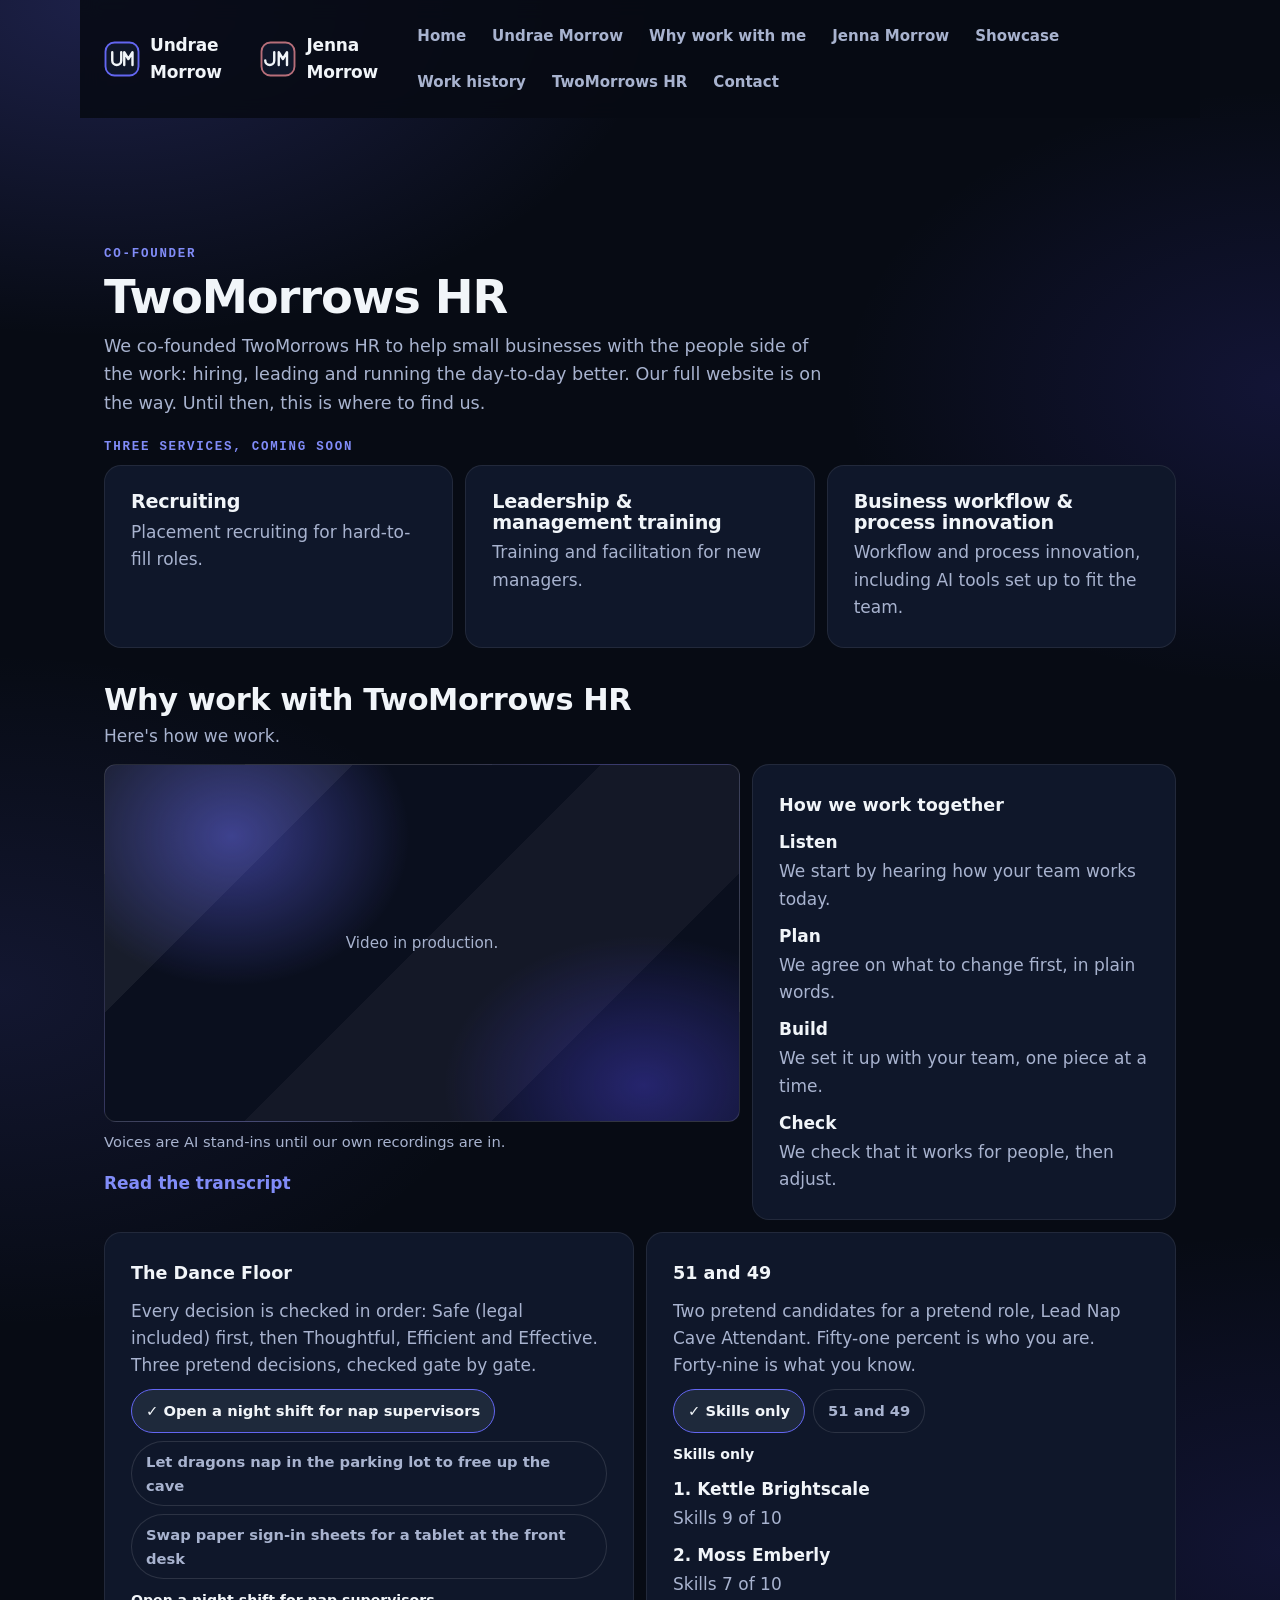
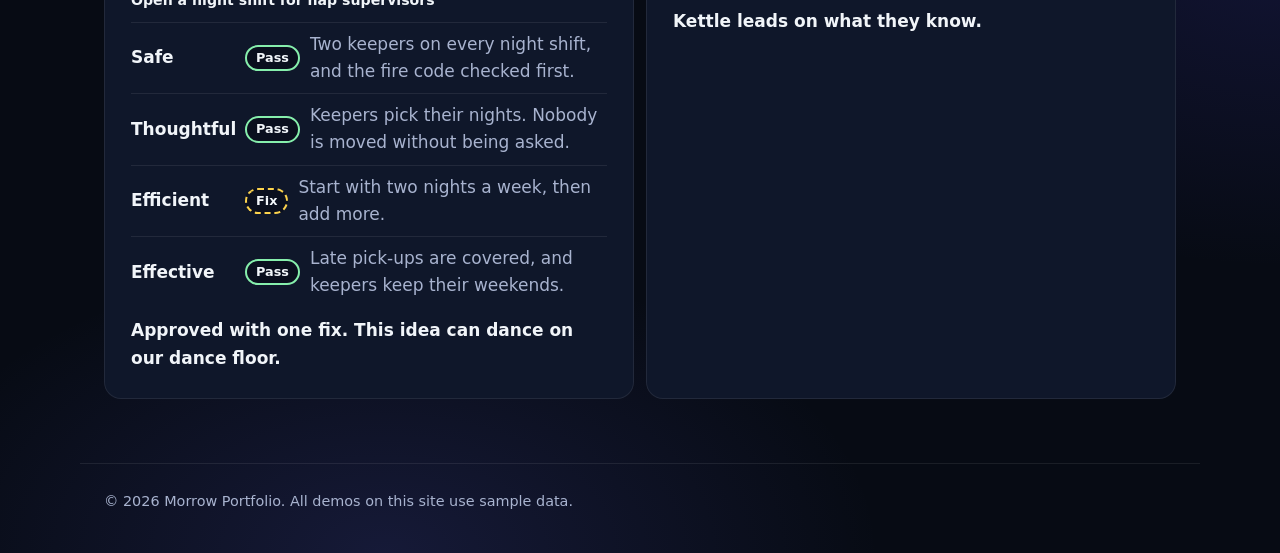
<file: twomorrows.html>
<!doctype html>
<html lang="en">
<head>
<meta charset="utf-8">
<meta name="viewport" content="width=device-width, initial-scale=1, viewport-fit=cover">
<meta name="color-scheme" content="dark">
<meta name="theme-color" content="#070B14">
<title>TwoMorrows HR · Morrow Portfolio</title>
<meta name="description" content="TwoMorrows HR, co-founded by Undrae and Jenna Morrow. Recruiting, leadership training, and business workflow and process innovation. Coming soon.">
<link rel="canonical" href="https://umorrow757.github.io/morrow-portfolio/twomorrows.html">
<meta property="og:type" content="website">
<meta property="og:site_name" content="Morrow Portfolio">
<meta property="og:title" content="TwoMorrows HR · Morrow Portfolio">
<meta property="og:description" content="An interactive portfolio: working examples, video walkthroughs, toolkit and work history. All demos use sample data.">
<meta property="og:url" content="https://umorrow757.github.io/morrow-portfolio/twomorrows.html">
<meta property="og:image" content="https://umorrow757.github.io/morrow-portfolio/og-image.png">
<meta property="og:image:width" content="1200">
<meta property="og:image:height" content="630">
<meta property="og:image:alt" content="Undrae Morrow. HR and talent leader who designs and builds with AI. Interactive portfolio.">
<meta name="twitter:card" content="summary_large_image">
<meta name="twitter:title" content="TwoMorrows HR · Morrow Portfolio">
<meta name="twitter:description" content="An interactive portfolio: working examples, video walkthroughs, toolkit and work history. All demos use sample data.">
<meta name="twitter:image" content="https://umorrow757.github.io/morrow-portfolio/og-image.png">
<link rel="icon" href="favicon.svg" type="image/svg+xml">
<link rel="stylesheet" href="styles.css">
<script>if('noModule' in HTMLScriptElement.prototype)document.documentElement.className='js'</script>
<script type="module" src="main.js"></script>
<style>
.brand-jenna{margin-left:auto}
body.jenna-view{--indigo:#B76E79;--indigo-text:#E8B4A0;--cta:#A85D68;--cyan:#F2C4B3}
body.jenna-view .brand-jenna span{color:var(--indigo-text)}
.top{position:sticky;top:0;z-index:50;background:rgba(7,11,20,.88);backdrop-filter:blur(10px);-webkit-backdrop-filter:blur(10px)}
</style>
</head>
<body>
<svg width="0" height="0" aria-hidden="true" focusable="false" style="display:none">
  <symbol id="mono" viewBox="0 0 48 48">
    <rect x="2" y="2" width="44" height="44" rx="12" fill="#0F172A" stroke="#6366F1" stroke-width="2.5"/>
    <path d="M11 15v11a6 6 0 0 0 12 0V15M27 32V15l5.5 9 5.5-9v17" fill="none" stroke="#F1F5F9" stroke-width="3.2" stroke-linecap="round" stroke-linejoin="round"/>
  </symbol>
  <symbol id="mono-jm" viewBox="0 0 48 48">
    <rect x="2" y="2" width="44" height="44" rx="12" fill="#0F172A" stroke="#B76E79" stroke-width="2.5"/>
    <path d="M19 15v11a6 6 0 0 1-12 0M25 32V15l5.5 9 5.5-9v17" fill="none" stroke="#F1F5F9" stroke-width="3.2" stroke-linecap="round" stroke-linejoin="round"/>
  </symbol>
</svg>

<a class="skip" href="#main">Skip to content</a>

<header class="top wrap">
  <a class="brand" href="undrae.html" id="undrae-brand" aria-label="Undrae Morrow, his page">
    <svg class="mono" aria-hidden="true"><use href="#mono"/></svg>
    <span id="brand-name">Undrae Morrow</span>
  </a>
  <a class="brand brand-jenna" href="jenna.html" id="jenna-brand" aria-label="Jenna Morrow, her page">
    <svg class="mono" aria-hidden="true"><use href="#mono-jm"/></svg>
    <span>Jenna Morrow</span>
  </a>
  <nav class="nav" aria-label="Pages">
    <a href="index.html">Home</a>
    <a href="undrae.html">Undrae Morrow</a>
    <a href="undrae.html#why-me">Why work with me</a>
    <a href="jenna.html">Jenna Morrow</a>
    <a href="showcase.html">Showcase</a>
    <a href="work.html">Work history</a>
    <a href="twomorrows.html" aria-current="page">TwoMorrows HR</a>
    <a href="undrae.html#contact">Contact</a>
  </nav>
</header>

<main id="main" class="wrap" tabindex="-1">

<!-- TWOMORROWS HR -->
  <section id="twomorrows" aria-labelledby="h-two" tabindex="-1">
    <div class="sec-head">
      <p class="kicker">Co-founder</p>
      <h2 id="h-two">TwoMorrows HR</h2>
      <p class="sec-sub">We co-founded TwoMorrows HR to help small businesses with the people side of the work: hiring, leading and running the day-to-day better. Our full website is on the way. Until then, this is where to find us.</p>
    </div>
    <p class="kicker why-svc">Three services, coming soon</p>
    <div class="svc">
      <div class="plate reveal"><h3>Recruiting</h3><p>Placement recruiting for hard-to-fill roles.</p></div>
      <div class="plate reveal"><h3>Leadership &amp; management training</h3><p>Training and facilitation for new managers.</p></div>
      <div class="plate reveal"><h3>Business workflow &amp; process innovation</h3><p>Workflow and process innovation, including AI tools set up to fit the team.</p></div>
    </div>
  <h3 class="why-h" id="h-why-us">Why work with TwoMorrows HR</h3>
    <p class="why-promise">Here's how we work.</p>
    <div class="why-top">
      <div>
        <figure class="vidfig" id="why-us-video" tabindex="-1">
          <div class="vid vid-empty" role="img" aria-label="Why work with TwoMorrows HR, video with captions — in production"><p>Video in production.</p></div>
          <figcaption>Voices are AI stand-ins until our own recordings are in.</figcaption>
        </figure>
        <details class="why-tx">
          <summary>Read the transcript</summary>
          <p>We're Undrae and Jenna, the founders of TwoMorrows HR. We're building TwoMorrows to help small businesses with the people side of the work. Every decision goes through our Dance Floor: safe first, then thoughtful, efficient and effective. We hire on fifty-one and forty-nine: who you are, then what you know. Three services are coming: recruiting, leadership and management training, and business workflow and process innovation. How we work together: listen, plan, build, check. Want to talk about your team? Email us, or find us on LinkedIn.</p>
          <p>Voices are AI stand-ins until our own recordings are in.</p>
        </details>
      </div>
      <div class="plate why-steps-card">
        <h4>How we work together</h4>
        <ol class="why-steps">
          <li><b>Listen</b><p>We start by hearing how your team works today.</p></li>
          <li><b>Plan</b><p>We agree on what to change first, in plain words.</p></li>
          <li><b>Build</b><p>We set it up with your team, one piece at a time.</p></li>
          <li><b>Check</b><p>We check that it works for people, then adjust.</p></li>
        </ol>
      </div>
    </div>
    <div class="why-ex">
      <div class="plate why-box">
        <h4>The Dance Floor</h4>
        <p class="why-note">Every decision is checked in order: Safe (legal included) first, then Thoughtful, Efficient and Effective. Three pretend decisions, checked gate by gate.</p>
        <div class="seg" role="group" aria-label="Pretend decisions" data-switch hidden>
          <button type="button" class="tog" aria-pressed="false" aria-controls="why-d1" data-show="why-d1">Open a night shift for nap supervisors</button>
          <button type="button" class="tog" aria-pressed="false" aria-controls="why-d2" data-show="why-d2">Let dragons nap in the parking lot to free up the cave</button>
          <button type="button" class="tog" aria-pressed="false" aria-controls="why-d3" data-show="why-d3">Swap paper sign-in sheets for a tablet at the front desk</button>
        </div>
        <div class="why-panel" id="why-d1">
          <h5>Open a night shift for nap supervisors</h5>
          <ol class="why-gates">
            <li><b>Safe</b><span class="kt-pill kt-ok">Pass</span><p>Two keepers on every night shift, and the fire code checked first.</p></li>
            <li><b>Thoughtful</b><span class="kt-pill kt-ok">Pass</span><p>Keepers pick their nights. Nobody is moved without being asked.</p></li>
            <li><b>Efficient</b><span class="kt-pill kt-warn">Fix</span><p>Start with two nights a week, then add more.</p></li>
            <li><b>Effective</b><span class="kt-pill kt-ok">Pass</span><p>Late pick-ups are covered, and keepers keep their weekends.</p></li>
          </ol>
          <p class="why-verdict">Approved with one fix. This idea can dance on our dance floor.</p>
        </div>
        <div class="why-panel" id="why-d2">
          <h5>Let dragons nap in the parking lot to free up the cave</h5>
          <ol class="why-gates">
            <li><b>Safe</b><span class="kt-pill kt-stop">Fail</span><p>Cars and sleeping dragons don't mix. It stops here.</p></li>
            <li><b>Thoughtful</b><span class="kt-pill kt-idle">Not reached</span><p>A decision that fails Safe never leaves the floor.</p></li>
            <li><b>Efficient</b><span class="kt-pill kt-idle">Not reached</span><p>A decision that fails Safe never leaves the floor.</p></li>
            <li><b>Effective</b><span class="kt-pill kt-idle">Not reached</span><p>A decision that fails Safe never leaves the floor.</p></li>
          </ol>
          <p class="why-verdict">Not approved. This idea cannot dance on our dance floor.</p>
        </div>
        <div class="why-panel" id="why-d3">
          <h5>Swap paper sign-in sheets for a tablet at the front desk</h5>
          <ol class="why-gates">
            <li><b>Safe</b><span class="kt-pill kt-ok">Pass</span><p>Parents' details stay private. Only keepers can see them.</p></li>
            <li><b>Thoughtful</b><span class="kt-pill kt-ok">Pass</span><p>Paper stays as a backup for the first month.</p></li>
            <li><b>Efficient</b><span class="kt-pill kt-ok">Pass</span><p>One tablet, set up in an afternoon.</p></li>
            <li><b>Effective</b><span class="kt-pill kt-ok">Pass</span><p>Less time at the desk, more time with the dragons.</p></li>
          </ol>
          <p class="why-verdict">Approved. This idea can dance on our dance floor.</p>
        </div>
      </div>
      <div class="plate why-box">
        <h4>51 and 49</h4>
        <p class="why-note">Two pretend candidates for a pretend role, Lead Nap Cave Attendant. Fifty-one percent is who you are. Forty-nine is what you know.</p>
        <div class="seg" role="group" aria-label="How to rank" data-switch hidden>
          <button type="button" class="tog" aria-pressed="false" aria-controls="why-r1" data-show="why-r1">Skills only</button>
          <button type="button" class="tog" aria-pressed="false" aria-controls="why-r2" data-show="why-r2">51 and 49</button>
        </div>
        <div class="why-panel" id="why-r1">
          <h5>Skills only</h5>
          <ol class="why-rank">
            <li><b>1. Kettle Brightscale</b><span>Skills 9 of 10</span></li>
            <li><b>2. Moss Emberly</b><span>Skills 7 of 10</span></li>
          </ol>
          <p class="why-verdict">Kettle leads on what they know.</p>
        </div>
        <div class="why-panel" id="why-r2">
          <h5>51 and 49</h5>
          <ol class="why-rank">
            <li><b>1. Moss Emberly</b><span>Fit 9, skills 7: 8.0 of 10</span></li>
            <li><b>2. Kettle Brightscale</b><span>Fit 6, skills 9: 7.5 of 10</span></li>
          </ol>
          <p class="why-verdict">Who you are counts a little more, so Moss moves up.</p>
        </div>
      </div>
    </div>
  
  </section>

  
</main>

<footer class="wrap foot" id="foot">
  <p>&copy; 2026 Morrow Portfolio. All demos on this site use sample data.</p>
  <p class="views" id="site-views" hidden>Site views: <b id="view-count"></b></p>
</footer>
</body>
</html>
</file>
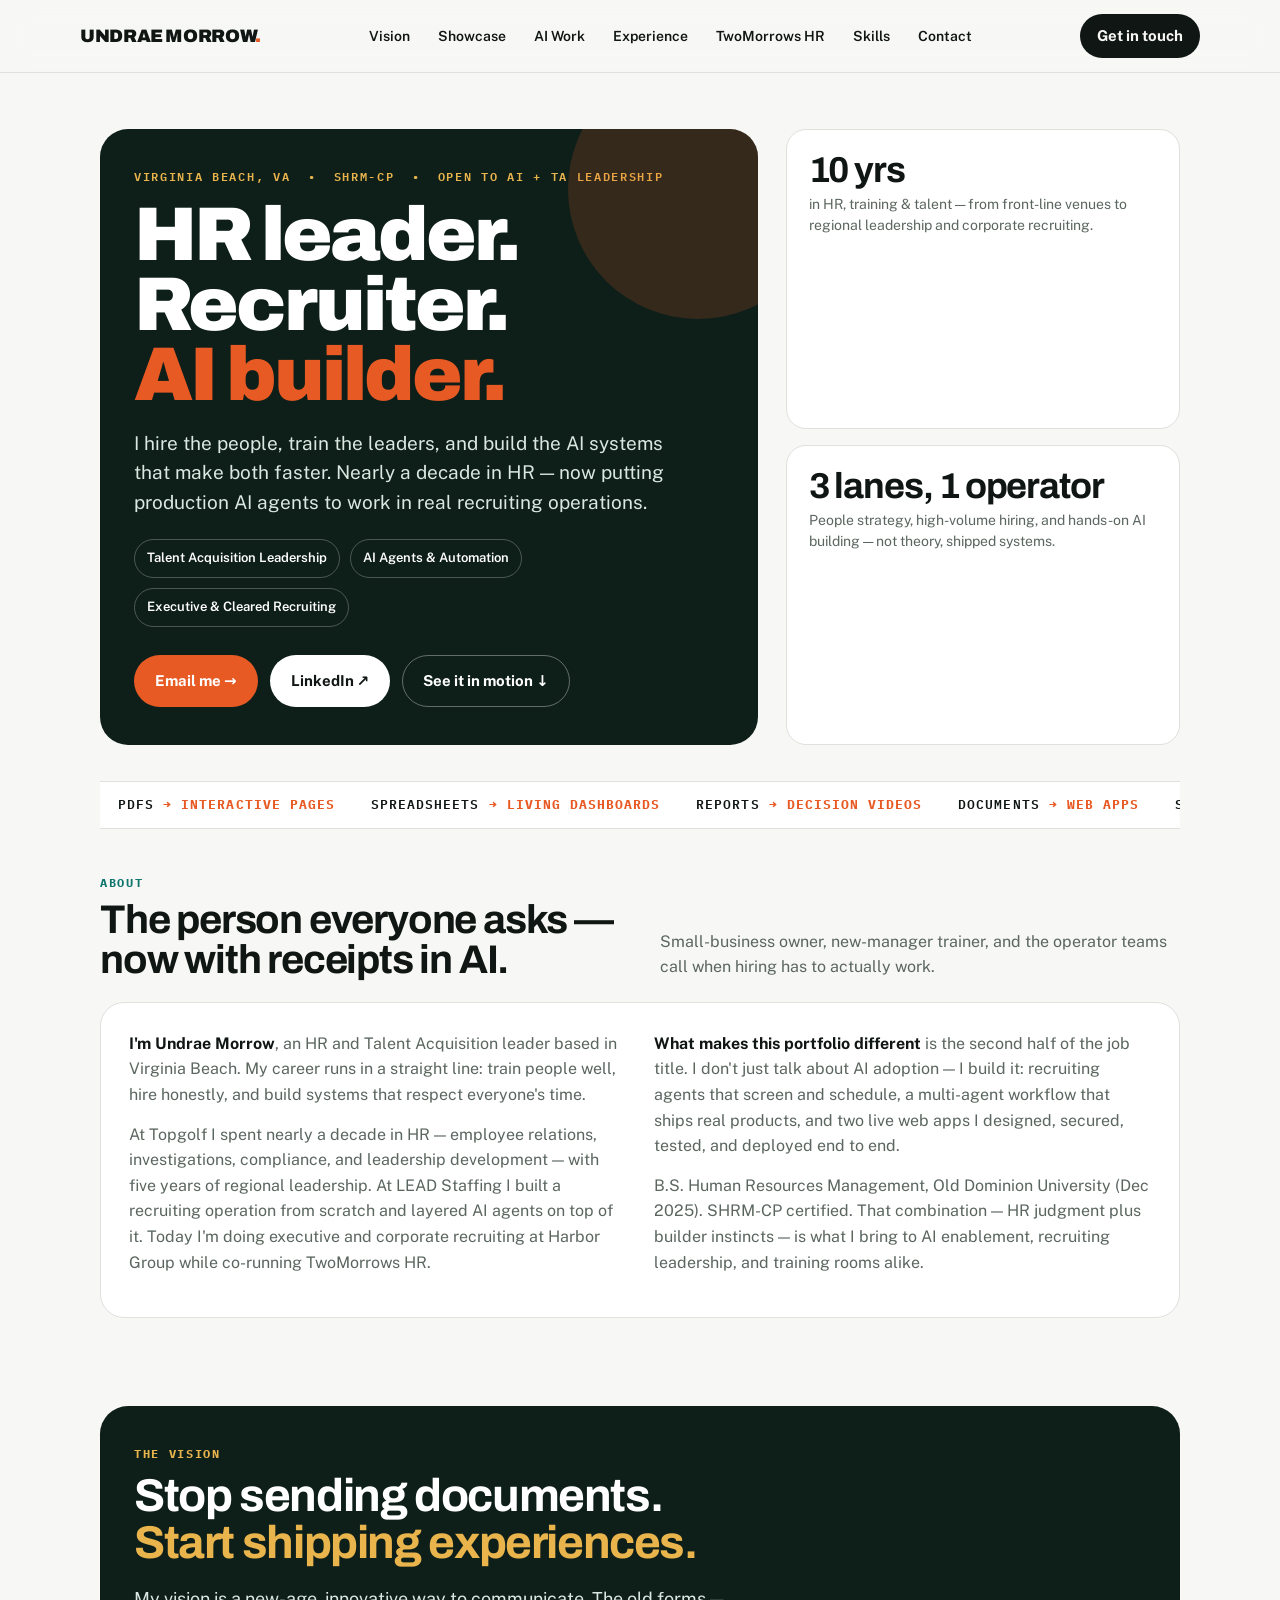
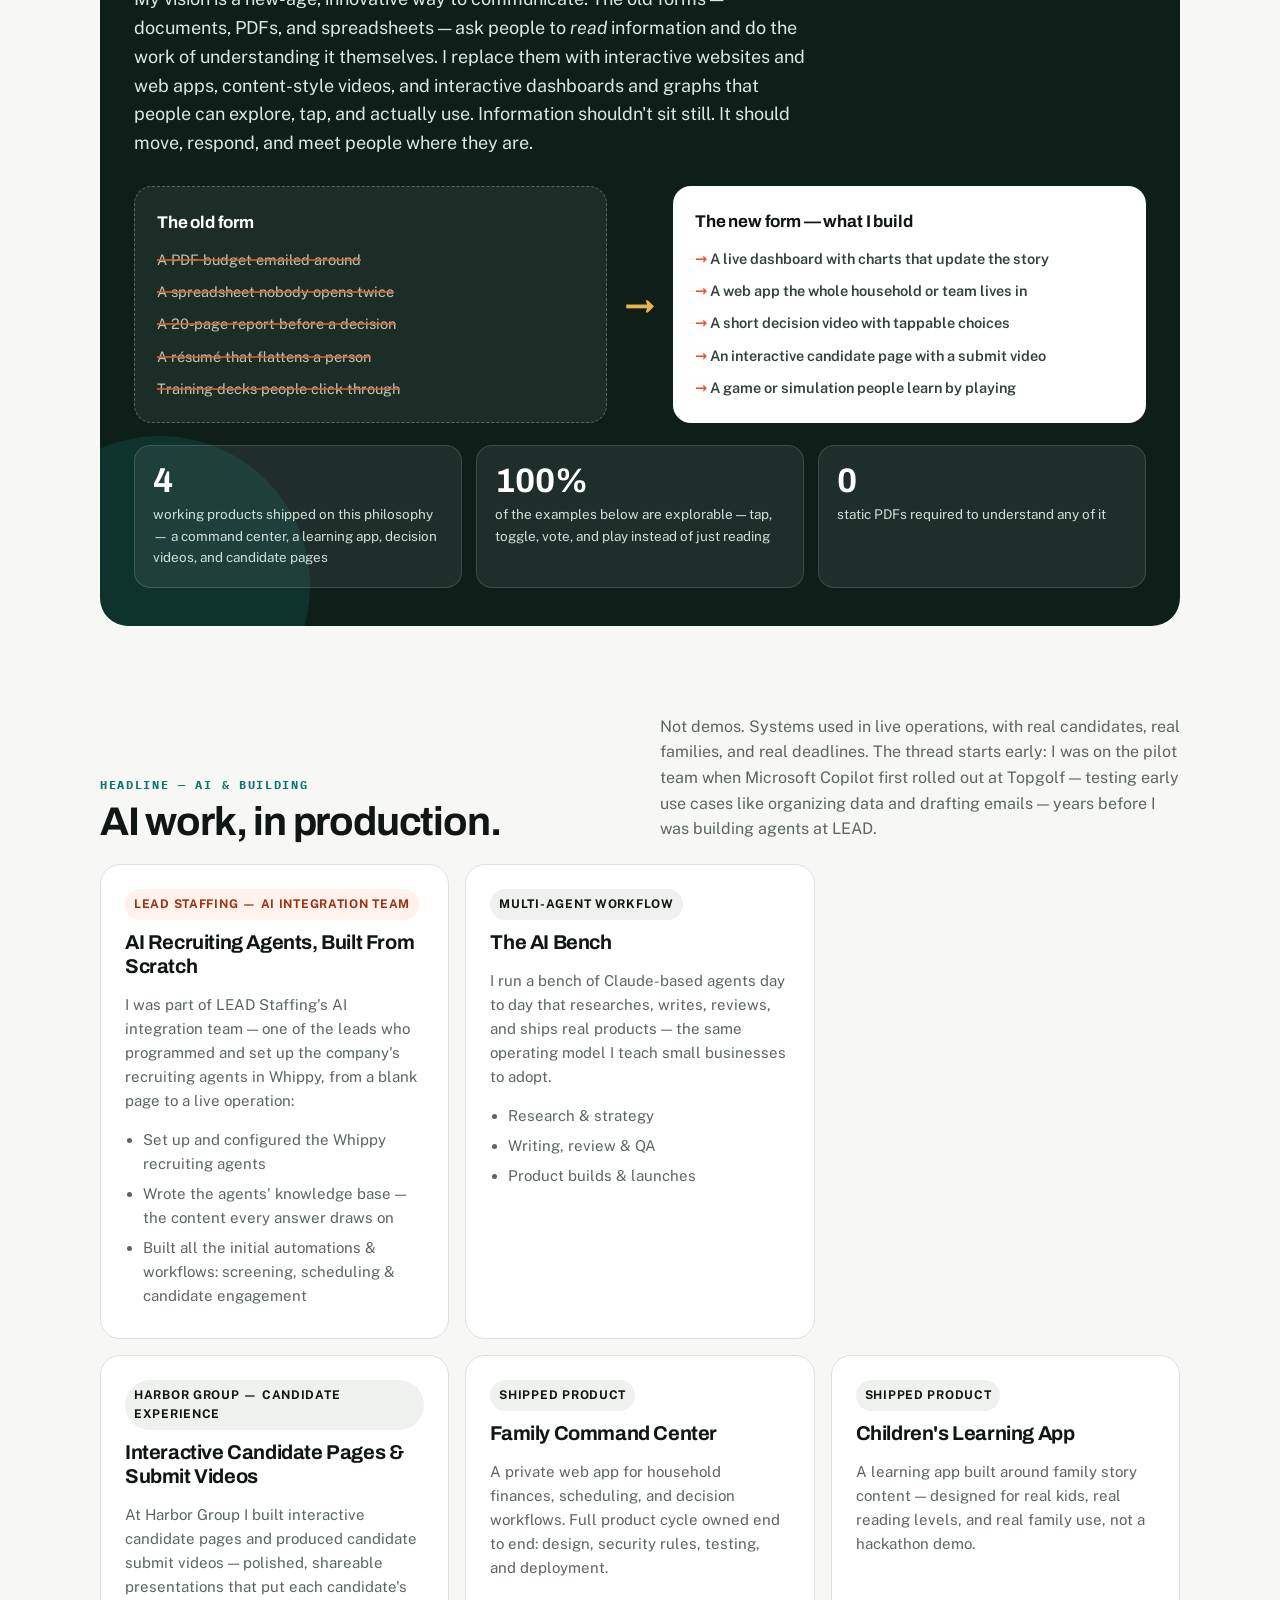
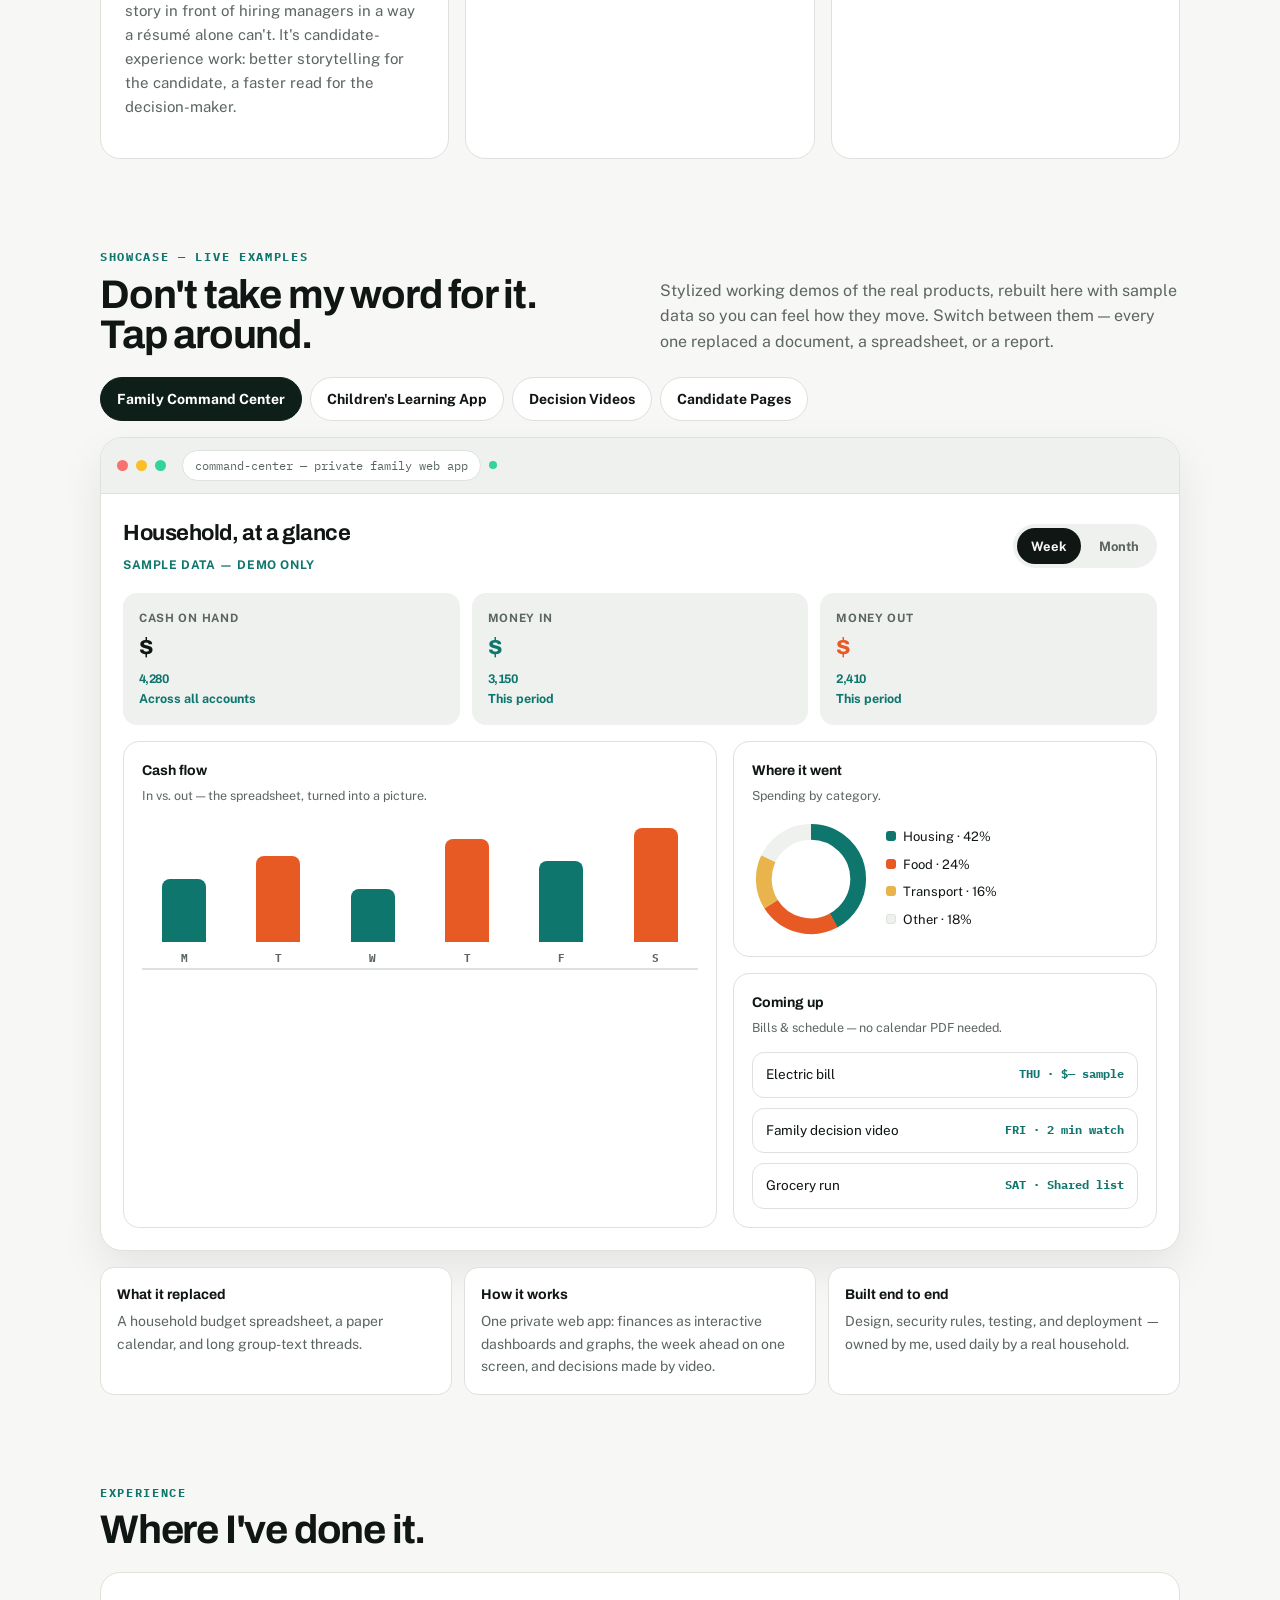
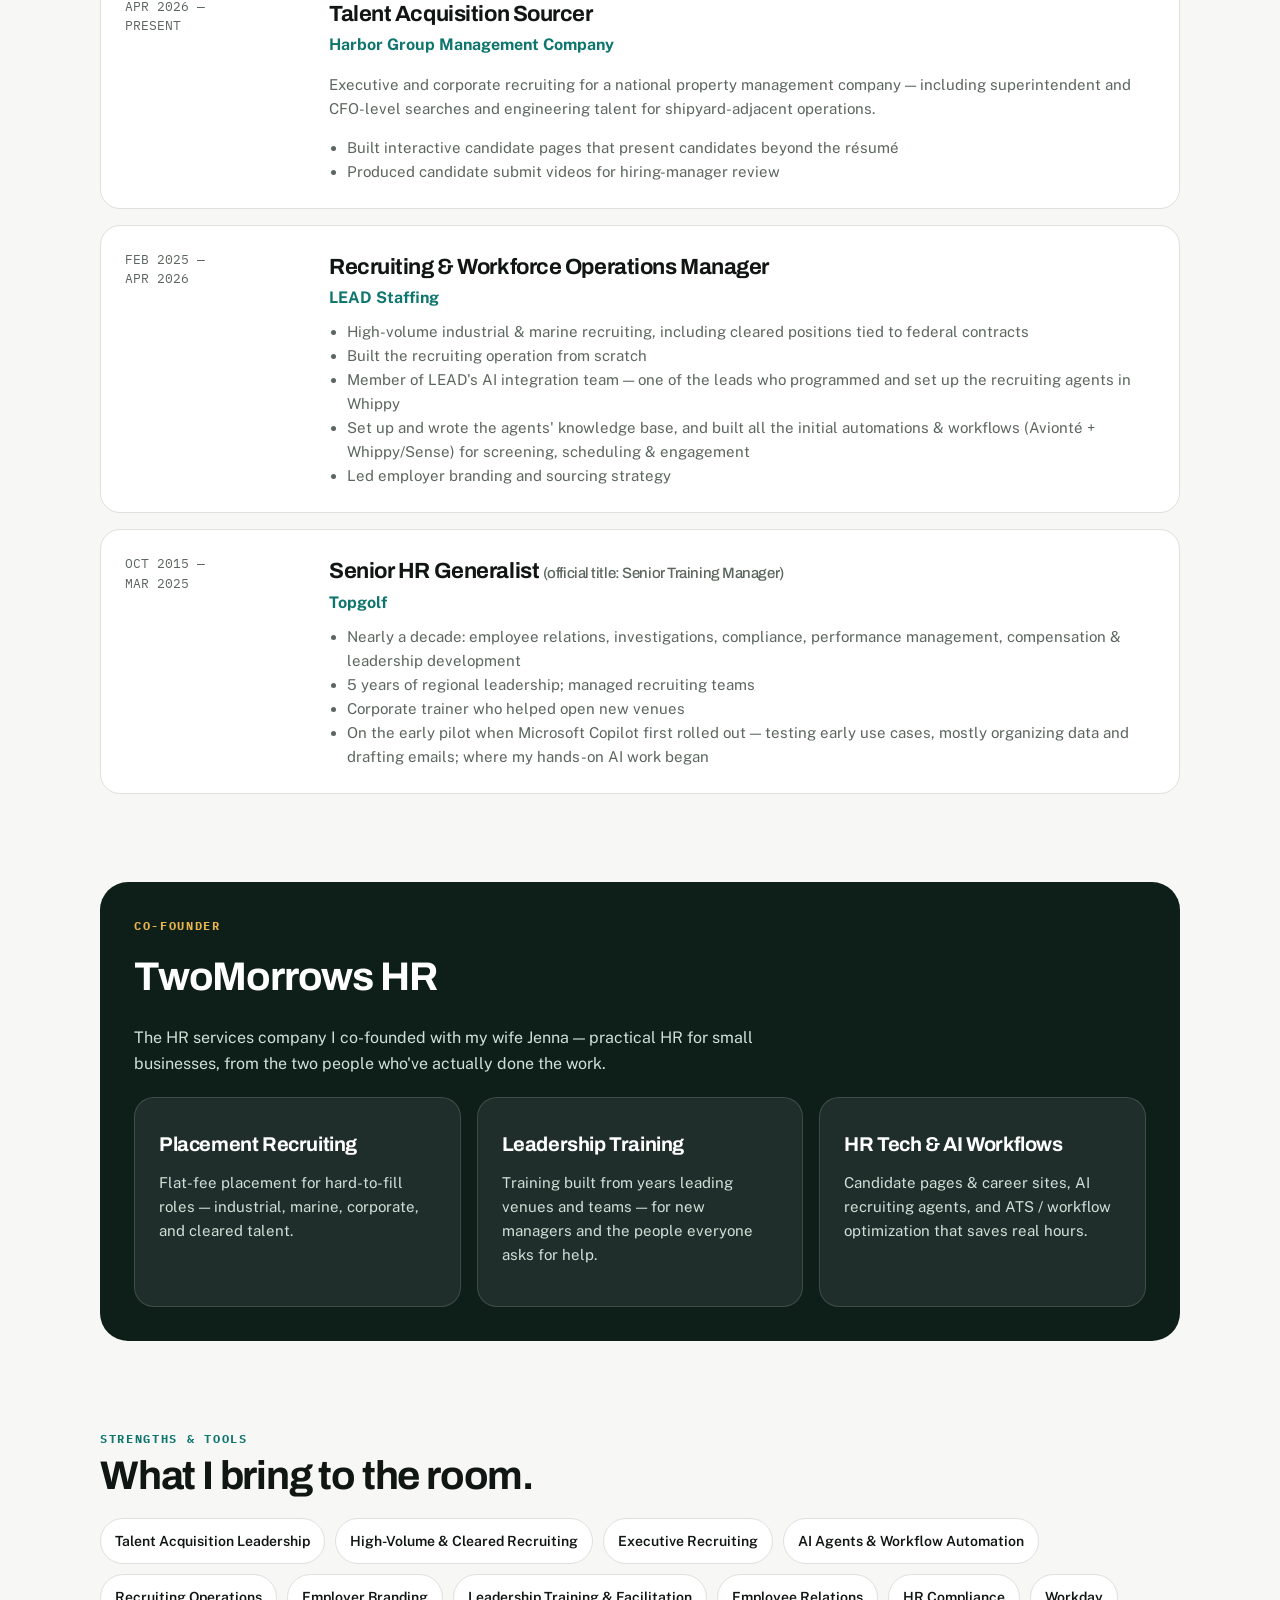
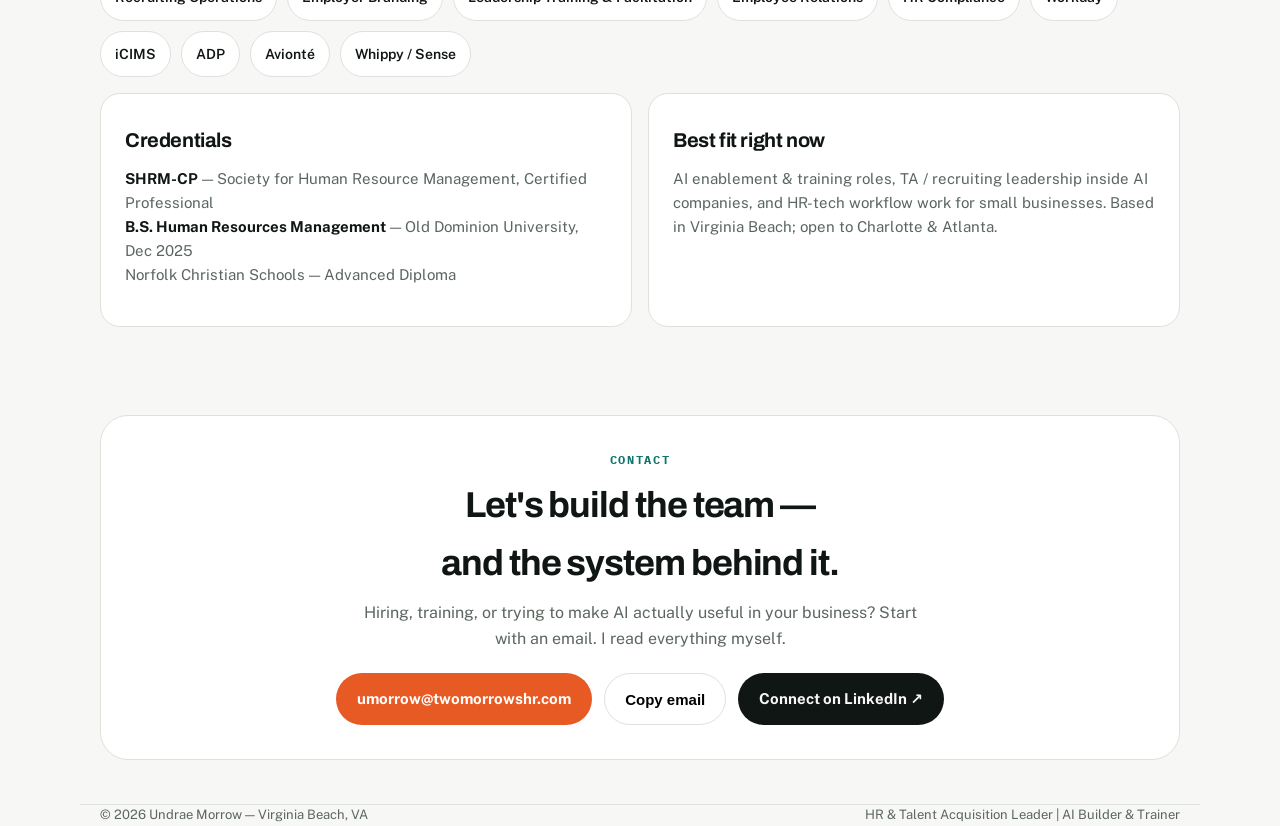
<file: undrae-morrow-portfolio-2.html>
<!doctype html>
<html lang="en">
<head>
<meta charset="utf-8"/>
<meta name="viewport" content="width=device-width, initial-scale=1, viewport-fit=cover"/>
<meta name="color-scheme" content="light dark"/>
<link rel="icon" href="data:,"/>
<title>Undrae Morrow — Portfolio</title>
<link rel="preconnect" href="https://fonts.googleapis.com">
<link rel="preconnect" href="https://fonts.gstatic.com" crossorigin>
<link href="https://fonts.googleapis.com/css2?family=Archivo:wght@500;600;700;800;900&family=Public+Sans:wght@400;500;600;700&family=IBM+Plex+Mono:wght@500&display=swap" rel="stylesheet">
<style>
:root{
  --bg:#f7f7f5; --surface:#ffffff; --surface2:#eef1ee; --ink:#101613; --muted:#5b665f; --line:#dde2dd;
  --navy:#0e1f1a; --navy2:#14332a; --accent:#e85a24; --accent2:#0f766e; --gold:#e9b44c;
  --radius:20px;
}
@media (prefers-color-scheme: dark){
  :root{ --bg:#0c1210; --surface:#141c19; --surface2:#1a2521; --ink:#f2f4f2; --muted:#a8b5ad; --line:#26332e; --navy:#0e1f1a; }
}
*{box-sizing:border-box} html{scroll-behavior:smooth} body{margin:0;font-family:"Public Sans",system-ui,sans-serif;background:var(--bg);color:var(--ink);line-height:1.6}
a{color:inherit} button,[role="button"]{min-height:44px}
.wrap{max-width:1120px;margin:0 auto;padding:0 20px}
.topbar{position:sticky;top:0;z-index:20;background:color-mix(in srgb, var(--bg) 88%, transparent);backdrop-filter:blur(14px);border-bottom:1px solid var(--line)}
.topbar-in{display:flex;align-items:center;justify-content:space-between;gap:16px;padding:14px 0}
.logo{font-family:Archivo,sans-serif;font-weight:900;letter-spacing:-.02em;font-size:18px;text-decoration:none}
.logo span{color:var(--accent)}
.nav{display:flex;gap:4px;flex-wrap:wrap}
.nav a{text-decoration:none;font-size:14px;font-weight:600;padding:10px 12px;border-radius:999px;transition:background .2s,transform .2s}
.nav a:active{transform:scale(.96)}
.nav a:hover{background:var(--surface2)}
.btn{display:inline-flex;align-items:center;justify-content:center;gap:8px;padding:13px 20px;border-radius:999px;font-weight:700;font-size:15px;text-decoration:none;border:1px solid transparent;cursor:pointer;min-height:48px}
.btn-primary{background:var(--accent);color:#fff}
.btn-dark{background:var(--ink);color:var(--bg)}
.btn-outline{border-color:var(--line);background:var(--surface)}
.hero{padding:56px 0 28px}
.hero-grid{display:grid;grid-template-columns:1.25fr .75fr;gap:28px;align-items:stretch}
.hero-card{background:var(--navy);color:#fff;border-radius:28px;padding:38px 34px;position:relative;overflow:hidden}
.hero-card:after{content:"";position:absolute;right:-70px;top:-70px;width:260px;height:260px;border-radius:50%;background:var(--accent);opacity:.18}
.eyebrow{font-family:"IBM Plex Mono",monospace;font-size:12px;letter-spacing:.14em;text-transform:uppercase;color:var(--gold);font-weight:600}
h1{font-family:Archivo,sans-serif;font-size:clamp(44px,7vw,76px);line-height:.92;letter-spacing:-.04em;margin:14px 0 16px;font-weight:900}
h1 em{font-style:normal;color:var(--accent)}
.lede{font-size:19px;line-height:1.55;color:#dbe7e1;max-width:560px}
.hero-meta{display:flex;flex-wrap:wrap;gap:10px;margin-top:22px}
.pill{border:1px solid rgba(255,255,255,.25);padding:8px 12px;border-radius:999px;font-size:13px;font-weight:600}
.hero-actions{display:flex;flex-wrap:wrap;gap:12px;margin-top:28px;position:relative;z-index:1}
.side{display:grid;gap:16px}
.stat{background:var(--surface);border:1px solid var(--line);border-radius:var(--radius);padding:22px}
.stat b{font-family:Archivo,sans-serif;font-size:36px;line-height:1;display:block;letter-spacing:-.03em}
.stat p{margin:6px 0 0;color:var(--muted);font-size:14px;line-height:1.5}
.cred{background:var(--accent);color:#fff;border-radius:var(--radius);padding:22px}
.cred b{font-family:Archivo,sans-serif;font-size:20px;line-height:1.2;display:block}
.cred p{margin:8px 0 0;font-size:14px;opacity:.92}
section{padding:44px 0}
.sec-head{display:flex;justify-content:space-between;align-items:end;gap:20px;margin-bottom:22px}
.sec-head h2{font-family:Archivo,sans-serif;font-size:clamp(28px,4vw,40px);line-height:1;letter-spacing:-.03em;margin:8px 0 0}
.sec-head p{color:var(--muted);max-width:520px;margin:0}
.kicker{font-family:"IBM Plex Mono",monospace;font-size:12px;letter-spacing:.14em;text-transform:uppercase;color:var(--accent2);font-weight:700}
.grid3{display:grid;grid-template-columns:repeat(3,1fr);gap:16px}
.grid2{display:grid;grid-template-columns:1fr 1fr;gap:16px}
.card{background:var(--surface);border:1px solid var(--line);border-radius:var(--radius);padding:24px}
.card h3{font-family:Archivo,sans-serif;font-size:20px;line-height:1.2;margin:10px 0 8px;letter-spacing:-.02em}
.card p,.card li{color:var(--muted);font-size:15px}
.card ul{margin:10px 0 0;padding-left:18px} .card li{margin:6px 0}
.tag{display:inline-block;font-size:12px;font-weight:700;letter-spacing:.06em;text-transform:uppercase;padding:6px 9px;border-radius:999px;background:var(--surface2)}
.tag.orange{background:#fff1eb;color:#9a3412} @media(prefers-color-scheme:dark){.tag.orange{background:#3a2118;color:#ffb59a}}
.about{background:var(--surface);border:1px solid var(--line);border-radius:24px;padding:28px;display:grid;grid-template-columns:1fr 1fr;gap:28px}
.about p{color:var(--muted);margin:0 0 14px;font-size:16px} .about p strong{color:var(--ink)}
.timeline{display:grid;gap:16px}
.job{background:var(--surface);border:1px solid var(--line);border-radius:var(--radius);padding:24px;display:grid;grid-template-columns:180px 1fr;gap:24px}
.date{font-family:"IBM Plex Mono",monospace;font-size:13px;color:var(--muted);line-height:1.5}
.job h3{font-family:Archivo,sans-serif;margin:0;font-size:22px;letter-spacing:-.02em}
.job .co{font-weight:700;color:var(--accent2)}
.job p,.job li{color:var(--muted);font-size:15px} .job ul{padding-left:18px;margin:10px 0 0}
.two{background:var(--navy);color:#fff;border-radius:28px;padding:34px}
.two h2{color:#fff} .two p{color:#cfe0d8}
.two .card{background:rgba(255,255,255,.07);border-color:rgba(255,255,255,.14);color:#fff}
.two .card p{color:#cfe0d8}
.chips{display:flex;flex-wrap:wrap;gap:10px}
.chip{background:var(--surface);border:1px solid var(--line);padding:11px 14px;border-radius:999px;font-weight:600;font-size:14px}
.contact{background:var(--surface);border:1px solid var(--line);border-radius:28px;padding:34px;text-align:center}
.contact h2{font-family:Archivo,sans-serif;font-size:36px;letter-spacing:-.03em;margin:8px 0}
.contact p{color:var(--muted);max-width:560px;margin:0 auto 22px}
.toast{position:fixed;left:50%;transform:translateX(-50%);bottom:20px;background:var(--ink);color:var(--bg);padding:12px 16px;border-radius:999px;font-weight:600;font-size:14px;opacity:0;pointer-events:none;transition:.25s;z-index:50}
.toast.show{opacity:1}
footer{padding:28px 0 40px;color:var(--muted);font-size:13px;display:flex;justify-content:space-between;gap:16px;flex-wrap:wrap;border-top:1px solid var(--line)}
/* ===== Motion system ===== */
.reveal{opacity:0;transform:translateY(26px);transition:opacity .7s ease,transform .7s cubic-bezier(.22,1,.36,1)}
.reveal.in{opacity:1;transform:none}
.card,.job,.stat{transition:transform .25s ease,box-shadow .25s ease,border-color .25s ease}
.card:hover,.job:hover{transform:translateY(-4px);box-shadow:0 14px 34px rgba(14,31,26,.10);border-color:var(--accent2)}
.chip{transition:transform .2s,background .2s}.chip:hover{transform:translateY(-2px);background:var(--surface2)}
.btn{transition:transform .18s,filter .18s}.btn:hover{transform:translateY(-2px);filter:brightness(1.05)}.btn:active{transform:scale(.97)}
@keyframes floaty{0%,100%{transform:translateY(0)}50%{transform:translateY(-10px)}}
@keyframes pulseDot{0%,100%{opacity:1;transform:scale(1)}50%{opacity:.45;transform:scale(.7)}}
@keyframes marquee{from{transform:translateX(0)}to{transform:translateX(-50%)}}
@keyframes eq{0%,100%{transform:scaleY(.35)}50%{transform:scaleY(1)}}
@keyframes spinRing{to{stroke-dashoffset:var(--off)}}
.hero-card:after{animation:floaty 7s ease-in-out infinite}
.live-dot{display:inline-block;width:8px;height:8px;border-radius:50%;background:#34d399;animation:pulseDot 1.6s infinite;vertical-align:middle}
/* Ticker */
.ticker{overflow:hidden;border-top:1px solid var(--line);border-bottom:1px solid var(--line);margin:8px 0 0;padding:12px 0;background:var(--surface)}
.ticker-track{display:flex;gap:0;width:max-content;animation:marquee 30s linear infinite}
.ticker span{font-family:"IBM Plex Mono",monospace;font-size:13px;letter-spacing:.08em;text-transform:uppercase;font-weight:600;white-space:nowrap;padding:0 18px}
.ticker b{color:var(--accent);font-weight:700}
/* Vision */
.vision{background:var(--navy);color:#fff;border-radius:28px;padding:38px 34px;position:relative;overflow:hidden}
.vision:before{content:"";position:absolute;left:-90px;bottom:-110px;width:300px;height:300px;border-radius:50%;background:var(--accent2);opacity:.22;animation:floaty 9s ease-in-out infinite}
.vision h2{font-family:Archivo,sans-serif;font-size:clamp(30px,4.5vw,46px);line-height:1.02;letter-spacing:-.03em;margin:10px 0 14px;max-width:720px}
.vision h2 em{font-style:normal;color:var(--gold)}
.vision .vlede{color:#dbe7e1;font-size:18px;max-width:680px;position:relative;z-index:1}
.transform{display:grid;grid-template-columns:1fr auto 1fr;gap:18px;align-items:stretch;margin-top:28px;position:relative;z-index:1}
.tbox{border-radius:18px;padding:22px}
.tbox.old{background:rgba(255,255,255,.06);border:1px dashed rgba(255,255,255,.28)}
.tbox.new{background:#fff;color:var(--ink);border:none}
.tbox h3{font-family:Archivo,sans-serif;margin:0 0 12px;font-size:17px;letter-spacing:-.01em}
.tbox ul{list-style:none;margin:0;padding:0;display:grid;gap:9px;font-size:14.5px}
.tbox.old li{color:#b9c8c1;text-decoration:line-through;text-decoration-color:rgba(232,90,36,.8);text-decoration-thickness:2px}
.tbox.new li{color:#33413a;font-weight:600}
.tbox.new li::before{content:"→ ";color:var(--accent);font-weight:800}
.tarrow{display:flex;align-items:center;justify-content:center;font-family:Archivo,sans-serif;font-size:30px;color:var(--gold);font-weight:900}
.vstats{display:grid;grid-template-columns:repeat(3,1fr);gap:14px;margin-top:22px;position:relative;z-index:1}
.vstat{background:rgba(255,255,255,.07);border:1px solid rgba(255,255,255,.14);border-radius:16px;padding:18px}
.vstat b{font-family:Archivo,sans-serif;font-size:34px;display:block;line-height:1}
.vstat p{margin:6px 0 0;color:#cfe0d8;font-size:13.5px}
/* Showcase */
.show-tabs{display:flex;gap:8px;flex-wrap:wrap;margin-bottom:16px}
.show-tab{border:1px solid var(--line);background:var(--surface);color:var(--ink);border-radius:999px;padding:11px 16px;font-weight:700;font-size:14px;cursor:pointer;font-family:inherit;transition:all .2s}
.show-tab:hover{border-color:var(--accent2)}
.show-tab[aria-selected="true"]{background:var(--navy);color:#fff;border-color:var(--navy)}
.show-panel{display:none}
.show-panel.active{display:block;animation:panelIn .45s cubic-bezier(.22,1,.36,1)}
@keyframes panelIn{from{opacity:0;transform:translateY(14px) scale(.99)}to{opacity:1;transform:none}}
.browser{border:1px solid var(--line);border-radius:22px;overflow:hidden;background:var(--surface);box-shadow:0 18px 44px rgba(14,31,26,.08)}
.browser-bar{display:flex;align-items:center;gap:8px;padding:12px 16px;border-bottom:1px solid var(--line);background:var(--surface2)}
.browser-bar i{width:11px;height:11px;border-radius:50%;display:block}
.browser-bar .url{margin-left:8px;font-family:"IBM Plex Mono",monospace;font-size:12px;color:var(--muted);background:var(--surface);border:1px solid var(--line);border-radius:999px;padding:5px 12px;overflow:hidden;text-overflow:ellipsis;white-space:nowrap}
.sample-note{font-size:12px;font-weight:700;letter-spacing:.05em;text-transform:uppercase;color:var(--accent2)}
.dash{padding:22px}
.dash-head{display:flex;justify-content:space-between;align-items:center;gap:14px;flex-wrap:wrap;margin-bottom:16px}
.dash-head h3{font-family:Archivo,sans-serif;font-size:22px;margin:0;letter-spacing:-.02em}
.seg{display:flex;background:var(--surface2);border-radius:999px;padding:4px;gap:4px}
.seg button{border:none;background:transparent;font-family:inherit;font-weight:700;font-size:13px;padding:8px 14px;border-radius:999px;cursor:pointer;color:var(--muted);min-height:36px}
.seg button[aria-pressed="true"]{background:var(--ink);color:var(--bg)}
.kpis{display:grid;grid-template-columns:repeat(3,1fr);gap:12px;margin-bottom:16px}
.kpi{background:var(--surface2);border-radius:14px;padding:16px}
.kpi small{display:block;color:var(--muted);font-weight:700;font-size:11.5px;letter-spacing:.06em;text-transform:uppercase}
.kpi b{font-family:Archivo,sans-serif;font-size:26px;letter-spacing:-.02em}
.kpi span{display:block;font-size:12.5px;color:var(--accent2);font-weight:700}
.dash-grid{display:grid;grid-template-columns:1.4fr 1fr;gap:16px}
.chartbox{border:1px solid var(--line);border-radius:16px;padding:18px}
.chartbox h4{margin:0 0 4px;font-size:14px;font-family:Archivo,sans-serif}
.chartbox p{margin:0 0 14px;color:var(--muted);font-size:12.5px}
.bars{display:flex;align-items:flex-end;gap:10px;height:150px;border-bottom:2px solid var(--line);padding-top:8px}
.barcol{flex:1;display:flex;flex-direction:column;align-items:center;gap:8px;height:100%;justify-content:flex-end}
.bar{width:100%;max-width:44px;border-radius:8px 8px 0 0;background:var(--accent2);height:0;transition:height 1s cubic-bezier(.22,1,.36,1)}
.bar.alt{background:var(--accent)}
.barlbl{font-size:11px;color:var(--muted);font-weight:700;font-family:"IBM Plex Mono",monospace}
.donut-wrap{display:flex;align-items:center;gap:16px}
.donut{width:118px;height:118px;flex:none}
.donut .track{stroke:var(--surface2)} .donut circle{transition:stroke-dashoffset 1.2s cubic-bezier(.22,1,.36,1)}
.legend{font-size:13px;display:grid;gap:7px}
.legend i{width:10px;height:10px;border-radius:3px;display:inline-block;margin-right:7px}
.upnext{list-style:none;margin:0;padding:0;display:grid;gap:10px}
.upnext li{display:flex;justify-content:space-between;gap:10px;border:1px solid var(--line);border-radius:12px;padding:11px 13px;font-size:13.5px}
.upnext b{font-family:"IBM Plex Mono",monospace;font-size:12px;color:var(--accent2)}
.show-copy{display:grid;grid-template-columns:repeat(3,1fr);gap:12px;margin-top:16px}
.show-copy div{background:var(--surface);border:1px solid var(--line);border-radius:14px;padding:16px;font-size:14px;color:var(--muted)}
.show-copy strong{color:var(--ink);display:block;margin-bottom:4px;font-family:Archivo,sans-serif}
/* Game demo */
.game{padding:22px;background:linear-gradient(180deg,#fff7ed,var(--surface))}
@media(prefers-color-scheme:dark){.game{background:var(--surface)}}
.game-top{display:flex;justify-content:space-between;align-items:center;flex-wrap:wrap;gap:10px;margin-bottom:14px}
.stars{font-size:20px;letter-spacing:3px;color:var(--line)}
.stars .on{color:var(--gold)}
.prompt-card{background:var(--navy);color:#fff;border-radius:18px;padding:26px;text-align:center;margin-bottom:14px}
.prompt-card small{font-family:"IBM Plex Mono",monospace;letter-spacing:.12em;text-transform:uppercase;color:var(--gold);font-size:11.5px;font-weight:700}
.prompt-card .bigword{font-family:Archivo,sans-serif;font-size:clamp(38px,7vw,56px);font-weight:900;letter-spacing:-.02em;line-height:1.1;margin:8px 0 4px}
.choices{display:grid;grid-template-columns:repeat(3,1fr);gap:12px}
.choice{border:2px solid var(--line);background:var(--surface);border-radius:16px;padding:18px 10px;font-family:Archivo,sans-serif;font-weight:800;font-size:19px;cursor:pointer;color:var(--ink);transition:all .2s}
.choice:hover{border-color:var(--accent);transform:translateY(-3px)}
.choice.right{border-color:var(--accent2);background:#ecfdf5;color:#065f46}
.choice.wrong{border-color:#dc2626;background:#fef2f2;color:#991b1b;animation:shake .35s}
@keyframes shake{0%,100%{transform:translateX(0)}25%{transform:translateX(-6px)}75%{transform:translateX(6px)}}
.game-msg{min-height:28px;text-align:center;font-weight:700;margin-top:12px;font-size:15px}
/* Decision video demo */
.vid{padding:22px}
.vscreen{background:var(--navy);border-radius:18px;color:#fff;padding:24px;position:relative;overflow:hidden;min-height:230px;display:flex;flex-direction:column;justify-content:flex-end}
.vscreen:before{content:"";position:absolute;right:-60px;top:-60px;width:200px;height:200px;border-radius:50%;background:var(--accent);opacity:.16}
.eq{display:flex;gap:5px;align-items:flex-end;height:44px;margin-bottom:14px;position:relative;z-index:1}
.eq i{width:7px;border-radius:99px;background:var(--gold);height:100%;transform-origin:bottom;animation:eq 1s ease-in-out infinite;animation-play-state:paused}
.playing .eq i{animation-play-state:running}
.vscreen h3{font-family:Archivo,sans-serif;font-size:24px;margin:0 0 6px;position:relative;z-index:1;letter-spacing:-.02em}
.vscreen p{color:#cfe0d8;margin:0;position:relative;z-index:1;font-size:14.5px;max-width:520px}
.vcontrols{display:flex;align-items:center;gap:12px;margin-top:16px;flex-wrap:wrap}
.playbtn{width:52px;height:52px;border-radius:50%;border:none;background:var(--accent);color:#fff;font-size:19px;cursor:pointer;flex:none;transition:transform .2s}
.playbtn:hover{transform:scale(1.08)}
.vprogress{flex:1;min-width:140px;height:8px;background:var(--surface2);border-radius:99px;overflow:hidden}
.vprogress i{display:block;height:100%;width:0;background:var(--accent);border-radius:99px;transition:width .3s linear}
.chapters{display:grid;gap:8px;margin-top:14px}
.chapter{display:flex;justify-content:space-between;gap:10px;width:100%;text-align:left;border:1px solid var(--line);background:var(--surface);border-radius:12px;padding:12px 14px;font-family:inherit;font-size:14px;font-weight:600;cursor:pointer;color:var(--ink)}
.chapter:hover,.chapter.on{border-color:var(--accent2);background:var(--surface2)}
.chapter span{font-family:"IBM Plex Mono",monospace;font-size:12px;color:var(--muted)}
.poll{display:grid;grid-template-columns:1fr 1fr;gap:12px;margin-top:14px}
.poll button{position:relative;overflow:hidden;border:2px solid var(--line);background:var(--surface);border-radius:14px;padding:16px;text-align:left;font-family:inherit;cursor:pointer;color:var(--ink)}
.poll button strong{display:block;font-family:Archivo,sans-serif;font-size:16px;position:relative;z-index:1}
.poll button small{color:var(--muted);position:relative;z-index:1}
.poll .fill{position:absolute;inset:0;width:0;background:#ffedd5;transition:width .8s cubic-bezier(.22,1,.36,1)}
@media(prefers-color-scheme:dark){.poll .fill{background:#3a2118}}
.poll button.picked{border-color:var(--accent)}
/* Candidate demo */
.cand{padding:22px}
.cand-head{display:flex;gap:16px;align-items:center;flex-wrap:wrap;margin-bottom:16px}
.avatar{width:64px;height:64px;border-radius:50%;background:var(--navy);color:#fff;display:flex;align-items:center;justify-content:center;font-family:Archivo,sans-serif;font-weight:900;font-size:22px;flex:none}
.skillbar{margin-bottom:12px}
.skillbar div{display:flex;justify-content:space-between;font-size:13px;font-weight:700;margin-bottom:5px}
.skillbar div span{color:var(--muted);font-family:"IBM Plex Mono",monospace;font-size:12px}
.skillbar .rail{height:9px;background:var(--surface2);border-radius:99px;overflow:hidden}
.skillbar .rail i{display:block;height:100%;width:0;border-radius:99px;background:var(--accent2);transition:width 1.1s cubic-bezier(.22,1,.36,1)}
.skillbar .rail i.alt{background:var(--accent)}
@media(max-width:860px){.hero-grid,.grid3,.grid2,.about{grid-template-columns:1fr}.job{grid-template-columns:1fr}.nav{display:none}.hero-card{padding:28px 22px} section{padding:32px 0}.transform{grid-template-columns:1fr}.tarrow{transform:rotate(90deg);padding:2px 0}.vstats,.kpis,.show-copy,.choices{grid-template-columns:1fr}.dash-grid{grid-template-columns:1fr}.poll{grid-template-columns:1fr}.vision{padding:28px 22px}.donut-wrap{flex-direction:column;align-items:flex-start}}
@media (prefers-reduced-motion: reduce){*,*:before,*:after{animation-duration:.001s !important;animation-iteration-count:1 !important;transition-duration:.001s !important;scroll-behavior:auto !important}.reveal{opacity:1;transform:none}.ticker-track{animation:none}}
</style>
</head>
<body>
<header class="topbar"><div class="wrap topbar-in"><a class="logo" href="#top">UNDRAE MORROW<span>.</span></a><nav class="nav"><a href="#vision">Vision</a><a href="#showcase">Showcase</a><a href="#ai">AI Work</a><a href="#experience">Experience</a><a href="#twomorrows">TwoMorrows HR</a><a href="#skills">Skills</a><a href="#contact">Contact</a></nav><a class="btn btn-dark" href="#contact" style="min-height:40px;padding:9px 16px">Get in touch</a></div></header>

<main id="top" class="wrap">
  <div class="hero"><div class="hero-grid">
    <div class="hero-card">
      <div class="eyebrow">Virginia Beach, VA &nbsp;•&nbsp; SHRM-CP &nbsp;•&nbsp; Open to AI + TA Leadership</div>
      <h1>HR leader.<br>Recruiter.<br><em>AI builder.</em></h1>
      <p class="lede">I hire the people, train the leaders, and build the AI systems that make both faster. Nearly a decade in HR — now putting production AI agents to work in real recruiting operations.</p>
      <div class="hero-meta"><span class="pill">Talent Acquisition Leadership</span><span class="pill">AI Agents & Automation</span><span class="pill">Executive & Cleared Recruiting</span></div>
      <div class="hero-actions"><a class="btn btn-primary" href="mailto:umorrow@twomorrowshr.com">Email me →</a><a class="btn" style="background:#fff;color:#101613" href="https://www.linkedin.com/in/undrae-morrow-shrm-cp-12a338167/" target="_blank" rel="noopener">LinkedIn ↗</a><a class="btn" style="border-color:rgba(255,255,255,.35);color:#fff" href="#showcase">See it in motion ↓</a></div>
    </div>
    <div class="side">
      <div class="stat"><b>10 yrs</b><p>in HR, training & talent — from front-line venues to regional leadership and corporate recruiting.</p></div>
      <div class="stat"><b>3 lanes, 1 operator</b><p>People strategy, high-volume hiring, and hands-on AI building — not theory, shipped systems.</p></div>
    </div>
  </div></div>

  <div class="ticker" aria-hidden="true"><div class="ticker-track" id="tickerTrack"><span>PDFs <b>→ Interactive Pages</b></span><span>Spreadsheets <b>→ Living Dashboards</b></span><span>Reports <b>→ Decision Videos</b></span><span>Documents <b>→ Web Apps</b></span><span>Static Files <b>→ Things You Can Explore</b></span></div></div>

  <section id="about"><div class="sec-head"><div><div class="kicker">About</div><h2>The person everyone asks —<br>now with receipts in AI.</h2></div><p>Small-business owner, new-manager trainer, and the operator teams call when hiring has to actually work.</p></div>
  <div class="about"><div><p><strong>I'm Undrae Morrow</strong>, an HR and Talent Acquisition leader based in Virginia Beach. My career runs in a straight line: train people well, hire honestly, and build systems that respect everyone's time.</p><p>At Topgolf I spent nearly a decade in HR — employee relations, investigations, compliance, and leadership development — with five years of regional leadership. At LEAD Staffing I built a recruiting operation from scratch and layered AI agents on top of it. Today I'm doing executive and corporate recruiting at Harbor Group while co-running TwoMorrows HR.</p></div><div><p><strong>What makes this portfolio different</strong> is the second half of the job title. I don't just talk about AI adoption — I build it: recruiting agents that screen and schedule, a multi-agent workflow that ships real products, and two live web apps I designed, secured, tested, and deployed end to end.</p><p>B.S. Human Resources Management, Old Dominion University (Dec 2025). SHRM-CP certified. That combination — HR judgment plus builder instincts — is what I bring to AI enablement, recruiting leadership, and training rooms alike.</p></div></div></section>

  <section id="vision"><div class="vision reveal">
    <div class="kicker" style="color:var(--gold)">The Vision</div>
    <h2>Stop sending documents.<br><em>Start shipping experiences.</em></h2>
    <p class="vlede">My vision is a new-age, innovative way to communicate. The old forms — documents, PDFs, and spreadsheets — ask people to <em>read</em> information and do the work of understanding it themselves. I replace them with interactive websites and web apps, content-style videos, and interactive dashboards and graphs that people can explore, tap, and actually use. Information shouldn't sit still. It should move, respond, and meet people where they are.</p>
    <div class="transform">
      <div class="tbox old"><h3>The old form</h3><ul><li>A PDF budget emailed around</li><li>A spreadsheet nobody opens twice</li><li>A 20-page report before a decision</li><li>A résumé that flattens a person</li><li>Training decks people click through</li></ul></div>
      <div class="tarrow" aria-hidden="true">→</div>
      <div class="tbox new"><h3>The new form — what I build</h3><ul><li>A live dashboard with charts that update the story</li><li>A web app the whole household or team lives in</li><li>A short decision video with tappable choices</li><li>An interactive candidate page with a submit video</li><li>A game or simulation people learn by playing</li></ul></div>
    </div>
    <div class="vstats">
      <div class="vstat"><b><span data-count="4">0</span></b><p>working products shipped on this philosophy — a command center, a learning app, decision videos, and candidate pages</p></div>
      <div class="vstat"><b><span data-count="100">0</span>%</b><p>of the examples below are explorable — tap, toggle, vote, and play instead of just reading</p></div>
      <div class="vstat"><b><span data-count="0">0</span></b><p>static PDFs required to understand any of it</p></div>
    </div>
  </div></section>

  <section id="ai"><div class="sec-head"><div><div class="kicker">Headline — AI & Building</div><h2>AI work, in production.</h2></div><p>Not demos. Systems used in live operations, with real candidates, real families, and real deadlines. The thread starts early: I was on the pilot team when Microsoft Copilot first rolled out at Topgolf — testing early use cases like organizing data and drafting emails — years before I was building agents at LEAD.</p></div>
  <div class="grid3">
    <article class="card"><span class="tag orange">LEAD Staffing — AI Integration Team</span><h3>AI Recruiting Agents, Built From Scratch</h3><p>I was part of LEAD Staffing's AI integration team — one of the leads who programmed and set up the company's recruiting agents in Whippy, from a blank page to a live operation:</p><ul><li>Set up and configured the Whippy recruiting agents</li><li>Wrote the agents' knowledge base — the content every answer draws on</li><li>Built all the initial automations & workflows: screening, scheduling & candidate engagement</li></ul></article>
    <article class="card"><span class="tag">Multi-Agent Workflow</span><h3>The AI Bench</h3><p>I run a bench of Claude-based agents day to day that researches, writes, reviews, and ships real products — the same operating model I teach small businesses to adopt.</p><ul><li>Research & strategy</li><li>Writing, review & QA</li><li>Product builds & launches</li></ul></article>
  </div>
  <div class="grid3" style="margin-top:16px">
    <article class="card"><span class="tag">Harbor Group — Candidate Experience</span><h3>Interactive Candidate Pages & Submit Videos</h3><p>At Harbor Group I built interactive candidate pages and produced candidate submit videos — polished, shareable presentations that put each candidate's story in front of hiring managers in a way a résumé alone can't. It's candidate-experience work: better storytelling for the candidate, a faster read for the decision-maker.</p></article>
    <article class="card"><span class="tag">Shipped Product</span><h3>Family Command Center</h3><p>A private web app for household finances, scheduling, and decision workflows. Full product cycle owned end to end: design, security rules, testing, and deployment.</p></article>
    <article class="card"><span class="tag">Shipped Product</span><h3>Children's Learning App</h3><p>A learning app built around family story content — designed for real kids, real reading levels, and real family use, not a hackathon demo.</p></article>
  </div></section>

  <section id="showcase"><div class="sec-head"><div><div class="kicker">Showcase — Live Examples</div><h2>Don't take my word for it.<br>Tap around.</h2></div><p>Stylized working demos of the real products, rebuilt here with sample data so you can feel how they move. Switch between them — every one replaced a document, a spreadsheet, or a report.</p></div>

  <div class="show-tabs" role="tablist" aria-label="Product demos">
    <button class="show-tab" role="tab" aria-selected="true" data-panel="p-command" type="button">Family Command Center</button>
    <button class="show-tab" role="tab" aria-selected="false" data-panel="p-learn" type="button">Children's Learning App</button>
    <button class="show-tab" role="tab" aria-selected="false" data-panel="p-decide" type="button">Decision Videos</button>
    <button class="show-tab" role="tab" aria-selected="false" data-panel="p-cand" type="button">Candidate Pages</button>
  </div>

  <!-- A: Command Center -->
  <div class="show-panel active" id="p-command" role="tabpanel">
    <div class="browser"><div class="browser-bar"><i style="background:#f87171"></i><i style="background:#fbbf24"></i><i style="background:#34d399"></i><span class="url">command-center — private family web app</span><span class="live-dot" aria-hidden="true"></span></div>
    <div class="dash">
      <div class="dash-head"><div><h3>Household, at a glance</h3><span class="sample-note">Sample data — demo only</span></div>
      <div class="seg" role="group" aria-label="Dashboard period"><button type="button" data-period="week" aria-pressed="true">Week</button><button type="button" data-period="month" aria-pressed="false">Month</button></div></div>
      <div class="kpis">
        <div class="kpi"><small>Cash on hand</small><b>$<span data-kpi="cash">4,280</span></b><span>Across all accounts</span></div>
        <div class="kpi"><small>Money in</small><b style="color:var(--accent2)">$<span data-kpi="in">3,150</span></b><span>This period</span></div>
        <div class="kpi"><small>Money out</small><b style="color:var(--accent)">$<span data-kpi="out">2,410</span></b><span>This period</span></div>
      </div>
      <div class="dash-grid">
        <div class="chartbox"><h4>Cash flow</h4><p>In vs. out — the spreadsheet, turned into a picture.</p><div class="bars" id="flowBars"></div></div>
        <div>
          <div class="chartbox" style="margin-bottom:16px"><h4>Where it went</h4><p>Spending by category.</p><div class="donut-wrap"><svg class="donut" viewBox="0 0 120 120" role="img" aria-label="Sample spending donut chart: housing 42 percent, food 24 percent, transport 16 percent, other 18 percent"><circle class="track" cx="60" cy="60" r="48" fill="none" stroke-width="16"/><circle id="d1" cx="60" cy="60" r="48" fill="none" stroke="#0f766e" stroke-width="16" stroke-dasharray="301.6" stroke-dashoffset="301.6" transform="rotate(-90 60 60)"/><circle id="d2" cx="60" cy="60" r="48" fill="none" stroke="#e85a24" stroke-width="16" stroke-dasharray="301.6" stroke-dashoffset="301.6" transform="rotate(61.2 60 60)"/><circle id="d3" cx="60" cy="60" r="48" fill="none" stroke="#e9b44c" stroke-width="16" stroke-dasharray="301.6" stroke-dashoffset="301.6" transform="rotate(147.6 60 60)"/></svg><div class="legend"><span><i style="background:#0f766e"></i>Housing · 42%</span><span><i style="background:#e85a24"></i>Food · 24%</span><span><i style="background:#e9b44c"></i>Transport · 16%</span><span><i style="background:var(--surface2);border:1px solid var(--line)"></i>Other · 18%</span></div></div></div>
          <div class="chartbox"><h4>Coming up</h4><p>Bills & schedule — no calendar PDF needed.</p><ul class="upnext"><li><span>Electric bill</span><b>THU · $— sample</b></li><li><span>Family decision video</span><b>FRI · 2 min watch</b></li><li><span>Grocery run</span><b>SAT · Shared list</b></li></ul></div>
        </div>
      </div>
    </div></div>
    <div class="show-copy"><div><strong>What it replaced</strong>A household budget spreadsheet, a paper calendar, and long group-text threads.</div><div><strong>How it works</strong>One private web app: finances as interactive dashboards and graphs, the week ahead on one screen, and decisions made by video.</div><div><strong>Built end to end</strong>Design, security rules, testing, and deployment — owned by me, used daily by a real household.</div></div>
  </div>

  <!-- B: Learning app game -->
  <div class="show-panel" id="p-learn" role="tabpanel">
    <div class="browser"><div class="browser-bar"><i style="background:#f87171"></i><i style="background:#fbbf24"></i><i style="background:#34d399"></i><span class="url">little-legends — children's learning app</span></div>
    <div class="game">
      <div class="game-top"><div><strong style="font-family:Archivo,sans-serif;font-size:19px">Word Quest — try a round</strong><br><span class="sample-note">Playable mini-demo · sample content</span></div><div class="stars" id="stars" aria-label="Stars earned">★★★★★</div></div>
      <div class="prompt-card"><small id="gameStep">Round 1 of 3 · Which word means a place where books live?</small><div class="bigword" id="gameWord">?</div><div style="color:#cfe0d8;font-size:14px" id="gameHint">Tap the right word below.</div></div>
      <div class="choices" id="gameChoices"></div>
      <div class="game-msg" id="gameMsg" role="status"></div>
      <div style="text-align:center"><button class="btn btn-dark" id="gameReset" type="button" style="display:none">Play again ↻</button></div>
    </div></div>
    <div class="show-copy"><div><strong>What it replaced</strong>Worksheets and flashcards — paper drills kids tolerate instead of enjoy.</div><div><strong>How it works</strong>Games and stories built around real family characters and reading levels, so learning feels like play and family history at the same time.</div><div><strong>Why it matters</strong>Same philosophy, youngest audience: if a child can tap it, play it, and win it, they remember it.</div></div>
  </div>

  <!-- C: Decision videos -->
  <div class="show-panel" id="p-decide" role="tabpanel">
    <div class="browser"><div class="browser-bar"><i style="background:#f87171"></i><i style="background:#fbbf24"></i><i style="background:#34d399"></i><span class="url">decision-briefing — video instead of a report</span></div>
    <div class="vid">
      <div class="vscreen" id="vscreen">
        <div class="eq" aria-hidden="true"><i style="animation-delay:0s"></i><i style="animation-delay:.15s"></i><i style="animation-delay:.3s"></i><i style="animation-delay:.45s"></i><i style="animation-delay:.6s"></i><i style="animation-delay:.75s"></i><i style="animation-delay:.9s"></i></div>
        <h3 id="vTitle">This week's decision, in 2 minutes</h3><p id="vDesc">Research, options, and trade-offs — narrated as a short video briefing. Press play, then jump to a chapter or vote on the choice below. No 20-page report attached.</p>
        <div class="vcontrols"><button class="playbtn" id="playBtn" type="button" aria-label="Play sample briefing">▶</button><div class="vprogress"><i id="vFill"></i></div><span style="font-family:'IBM Plex Mono',monospace;font-size:12px" id="vTime">0:00 / 2:00</span></div>
      </div>
      <div class="chapters" id="chapters">
        <button class="chapter on" type="button" data-t="0"><span>0:00</span>The question, in one sentence</button>
        <button class="chapter" type="button" data-t="35"><span>0:35</span>What the research says</button>
        <button class="chapter" type="button" data-t="75"><span>1:15</span>The two real options</button>
        <button class="chapter" type="button" data-t="105"><span>1:45</span>Recommendation & next step</button>
      </div>
      <p style="font-weight:700;margin:16px 0 0;font-size:14.5px">Your call — tap to vote <span style="color:var(--muted);font-weight:500">(sample poll, resets on refresh)</span></p>
      <div class="poll" id="poll">
        <button type="button" data-votes="62"><span class="fill"></span><strong>Option A — Move now</strong><small>Faster, slightly higher cost</small></button>
        <button type="button" data-votes="38"><span class="fill"></span><strong>Option B — Wait a month</strong><small>Cheaper, slower start</small></button>
      </div>
      <div class="game-msg" id="pollMsg" role="status"></div>
    </div></div>
    <div class="show-copy"><div><strong>What it replaced</strong>Long written reports and meeting decks that people skim, misunderstand, or never open.</div><div><strong>How it works</strong>A short, content-style video: chapters you can jump to, the options side by side, and a vote built into the same screen.</div><div><strong>The result</strong>Decisions get made in minutes, by people who actually watched — not in a thread three days later.</div></div>
  </div>

  <!-- D: Candidate pages -->
  <div class="show-panel" id="p-cand" role="tabpanel">
    <div class="browser"><div class="browser-bar"><i style="background:#f87171"></i><i style="background:#fbbf24"></i><i style="background:#34d399"></i><span class="url">twomorrows-hr — candidate page & submit video</span></div>
    <div class="cand">
      <div class="cand-head"><div class="avatar" aria-hidden="true">SM</div><div><strong style="font-family:Archivo,sans-serif;font-size:21px;display:block;line-height:1.2">Sample Candidate — Operations Leader</strong><span style="color:var(--muted);font-size:14px">Presented by TwoMorrows HR · Interactive page instead of a résumé PDF</span></div><button class="btn btn-primary" id="candPlay" type="button" style="margin-left:auto">▶ Watch submit video · 60s</button></div>
      <div class="dash-grid">
        <div class="chartbox"><h4>Why this candidate</h4><p id="candNote">Tap “Watch submit video” — in the real pages, a one-minute video introduces the person before a single bullet gets read.</p><ul style="margin:0;padding-left:18px;color:var(--muted);font-size:14px;display:grid;gap:7px"><li>Led teams across multiple sites</li><li>Track record in training & retention</li><li>Available to start within two weeks</li></ul></div>
        <div class="chartbox"><h4>Strength match</h4><p>Scored against the role — not buried in paragraph four.</p>
          <div class="skillbar"><div>Leadership <span>92%</span></div><div class="rail"><i data-w="92"></i></div></div>
          <div class="skillbar"><div>Training & onboarding <span>88%</span></div><div class="rail"><i class="alt" data-w="88"></i></div></div>
          <div class="skillbar"><div>Operations systems <span>81%</span></div><div class="rail"><i data-w="81"></i></div></div>
        </div>
      </div>
    </div></div>
    <div class="show-copy"><div><strong>What it replaced</strong>A résumé PDF forwarded with “thoughts?” — the flattest possible way to meet a person.</div><div><strong>How it works</strong>Built at Harbor Group and offered through TwoMorrows HR: an interactive page plus a submit video that tells the candidate's story in a minute.</div><div><strong>The result</strong>Hiring managers decide faster, and candidates get presented as people — not keywords.</div></div>
  </div>
  </section>

  <section id="experience"><div class="sec-head"><div><div class="kicker">Experience</div><h2>Where I've done it.</h2></div></div>
  <div class="timeline">
    <article class="job"><div class="date">APR 2026 —<br>PRESENT</div><div><h3>Talent Acquisition Sourcer</h3><div class="co">Harbor Group Management Company</div><p>Executive and corporate recruiting for a national property management company — including superintendent and CFO-level searches and engineering talent for shipyard-adjacent operations.</p><ul><li>Built interactive candidate pages that present candidates beyond the résumé</li><li>Produced candidate submit videos for hiring-manager review</li></ul></div></article>
    <article class="job"><div class="date">FEB 2025 —<br>APR 2026</div><div><h3>Recruiting & Workforce Operations Manager</h3><div class="co">LEAD Staffing</div><ul><li>High-volume industrial & marine recruiting, including cleared positions tied to federal contracts</li><li>Built the recruiting operation from scratch</li><li>Member of LEAD's AI integration team — one of the leads who programmed and set up the recruiting agents in Whippy</li><li>Set up and wrote the agents' knowledge base, and built all the initial automations & workflows (Avionté + Whippy/Sense) for screening, scheduling & engagement</li><li>Led employer branding and sourcing strategy</li></ul></div></article>
    <article class="job"><div class="date">OCT 2015 —<br>MAR 2025</div><div><h3>Senior HR Generalist <span style="font-weight:500;color:var(--muted);font-size:15px">(official title: Senior Training Manager)</span></h3><div class="co">Topgolf</div><ul><li>Nearly a decade: employee relations, investigations, compliance, performance management, compensation & leadership development</li><li>5 years of regional leadership; managed recruiting teams</li><li>Corporate trainer who helped open new venues</li><li>On the early pilot when Microsoft Copilot first rolled out — testing early use cases, mostly organizing data and drafting emails; where my hands-on AI work began</li></ul></div></article>
  </div></section>

  <section id="twomorrows"><div class="two"><div class="kicker" style="color:var(--gold)">Co-Founder</div><h2 style="font-family:Archivo,sans-serif;font-size:clamp(28px,4vw,40px);letter-spacing:-.03em;margin:10px 0 8px">TwoMorrows HR</h2><p style="max-width:640px">The HR services company I co-founded with my wife Jenna — practical HR for small businesses, from the two people who've actually done the work.</p>
  <div class="grid3" style="margin-top:20px"><div class="card"><h3>Placement Recruiting</h3><p>Flat-fee placement for hard-to-fill roles — industrial, marine, corporate, and cleared talent.</p></div><div class="card"><h3>Leadership Training</h3><p>Training built from years leading venues and teams — for new managers and the people everyone asks for help.</p></div><div class="card"><h3>HR Tech & AI Workflows</h3><p>Candidate pages & career sites, AI recruiting agents, and ATS / workflow optimization that saves real hours.</p></div></div></div></section>

  <section id="skills"><div class="sec-head"><div><div class="kicker">Strengths & Tools</div><h2>What I bring to the room.</h2></div></div>
  <div class="chips"><span class="chip">Talent Acquisition Leadership</span><span class="chip">High-Volume & Cleared Recruiting</span><span class="chip">Executive Recruiting</span><span class="chip">AI Agents & Workflow Automation</span><span class="chip">Recruiting Operations</span><span class="chip">Employer Branding</span><span class="chip">Leadership Training & Facilitation</span><span class="chip">Employee Relations</span><span class="chip">HR Compliance</span><span class="chip">Workday</span><span class="chip">iCIMS</span><span class="chip">ADP</span><span class="chip">Avionté</span><span class="chip">Whippy / Sense</span></div>
  <div class="grid2" style="margin-top:16px"><div class="card"><h3>Credentials</h3><p><strong style="color:var(--ink)">SHRM-CP</strong> — Society for Human Resource Management, Certified Professional<br><strong style="color:var(--ink)">B.S. Human Resources Management</strong> — Old Dominion University, Dec 2025<br>Norfolk Christian Schools — Advanced Diploma</p></div><div class="card"><h3>Best fit right now</h3><p>AI enablement & training roles, TA / recruiting leadership inside AI companies, and HR-tech workflow work for small businesses. Based in Virginia Beach; open to Charlotte & Atlanta.</p></div></div></section>

  <section id="contact"><div class="contact"><div class="kicker">Contact</div><h2>Let's build the team —<br>and the system behind it.</h2><p>Hiring, training, or trying to make AI actually useful in your business? Start with an email. I read everything myself.</p><div style="display:flex;gap:12px;justify-content:center;flex-wrap:wrap"><a class="btn btn-primary" href="mailto:umorrow@twomorrowshr.com">umorrow@twomorrowshr.com</a><button class="btn btn-outline" id="copyBtn" type="button">Copy email</button><a class="btn btn-dark" href="https://www.linkedin.com/in/undrae-morrow-shrm-cp-12a338167/" target="_blank" rel="noopener">Connect on LinkedIn ↗</a></div></div></section>
</main>
<footer class="wrap"><span>© 2026 Undrae Morrow — Virginia Beach, VA</span><span>HR & Talent Acquisition Leader | AI Builder & Trainer</span></footer>
<div class="toast" id="toast">Email copied — talk soon.</div>
<script>
(function(){
  var reduce = window.matchMedia('(prefers-reduced-motion: reduce)').matches;
  /* Ticker: duplicate track for seamless loop */
  var track=document.getElementById('tickerTrack'); if(track){ track.innerHTML += track.innerHTML; }
  /* Scroll reveals */
  var revealEls=document.querySelectorAll('.reveal, section .card, section .job, .vision .tbox');
  revealEls.forEach(function(el){ el.classList.add('reveal'); });
  /* Animated counters */
  function runCounter(el){
    var target=parseFloat(el.getAttribute('data-count')); if(el.dataset.done) return; el.dataset.done='1';
    if(reduce){ el.textContent=target; return; }
    var t0=null, dur=1200;
    function step(ts){ if(!t0)t0=ts; var p=Math.min((ts-t0)/dur,1); el.textContent=Math.round(target*(1-Math.pow(1-p,3))); if(p<1) requestAnimationFrame(step); }
    requestAnimationFrame(step);
  }
  /* Dashboard bars */
  var flowData={week:[45,62,38,74,58,86],month:[55,48,70,64,82,92]};
  var flowLabels={week:['M','T','W','T','F','S'],month:['Jun','Jul','Aug','Sep','Oct','Nov']};
  var barsBox=document.getElementById('flowBars');
  function buildBars(period){
    if(!barsBox) return; barsBox.innerHTML='';
    flowData[period].forEach(function(v,i){
      var col=document.createElement('div'); col.className='barcol';
      var bar=document.createElement('div'); bar.className='bar'+(i%2?' alt':''); bar.title='Sample value '+v;
      var lbl=document.createElement('span'); lbl.className='barlbl'; lbl.textContent=flowLabels[period][i];
      col.appendChild(bar); col.appendChild(lbl); barsBox.appendChild(col);
      requestAnimationFrame(function(){ requestAnimationFrame(function(){ bar.style.height=(reduce? v : v)+'%'; if(reduce) bar.style.height=v+'%'; }); });
      setTimeout(function(){ bar.style.height=v+'%'; },60);
    });
  }
  function animateDonut(){
    var segs=[['d1',174.9],['d2',229.2],['d3',253.3]];
    segs.forEach(function(s){ var el=document.getElementById(s[0]); if(el) el.style.strokeDashoffset=s[1]; });
    document.querySelectorAll('.rail i').forEach(function(el){ el.style.width=el.getAttribute('data-w')+'%'; });
  }
  var io=new IntersectionObserver(function(entries){
    entries.forEach(function(e){
      if(!e.isIntersecting) return;
      e.target.classList.add('in');
      e.target.querySelectorAll('[data-count]').forEach(runCounter);
      if(e.target.id==='showcase'){ buildBars('week'); setTimeout(animateDonut,150); }
      io.unobserve(e.target);
    });
  },{threshold:.18});
  document.querySelectorAll('section, .vision, .reveal').forEach(function(el){ io.observe(el); });
  if(reduce){ document.querySelectorAll('[data-count]').forEach(runCounter); buildBars('week'); animateDonut(); }
  /* Showcase tabs */
  var tabs=document.querySelectorAll('.show-tab'), panels=document.querySelectorAll('.show-panel');
  tabs.forEach(function(tab){ tab.addEventListener('click', function(){
    tabs.forEach(function(t){ t.setAttribute('aria-selected','false'); }); tab.setAttribute('aria-selected','true');
    panels.forEach(function(p){ p.classList.remove('active'); });
    var panel=document.getElementById(tab.getAttribute('data-panel')); panel.classList.add('active');
    if(panel.id==='p-command'){ buildBars(currentPeriod); setTimeout(animateDonut,120); }
    if(panel.id==='p-cand'){ setTimeout(animateDonut,120); }
  }); });
  /* Period toggle */
  var currentPeriod='week';
  var kpiData={week:{cash:'4,280','in':'3,150',out:'2,410'},month:{cash:'4,280','in':'12,480',out:'10,930'}};
  document.querySelectorAll('[data-period]').forEach(function(btn){ btn.addEventListener('click', function(){
    document.querySelectorAll('[data-period]').forEach(function(b){ b.setAttribute('aria-pressed','false'); });
    btn.setAttribute('aria-pressed','true'); currentPeriod=btn.getAttribute('data-period');
    var d=kpiData[currentPeriod];
    document.querySelector('[data-kpi="cash"]').textContent=d.cash;
    document.querySelector('[data-kpi="in"]').textContent=d['in'];
    document.querySelector('[data-kpi="out"]').textContent=d.out;
    buildBars(currentPeriod);
  }); });
  /* Learning game */
  var rounds=[
    {q:'Which word means a place where books live?',word:'📚 ?',hint:'Tap the right word below.',choices:['Library','Bakery','Harbor'],answer:0},
    {q:'Which word means to move very fast?',word:'💨 ?',hint:'Think of a race.',choices:['Sleep','Run','Sit'],answer:1},
    {q:'Which word means a story about real people in your family?',word:'👪 ?',hint:'Legends are stories passed down.',choices:['Recipe','Legend','Map'],answer:1}
  ];
  /* Strip emoji from prompt display: keep words clean */
  rounds[0].word='BOOKS'; rounds[1].word='FAST'; rounds[2].word='FAMILY STORY';
  var rIdx=0, score=0, locked=false;
  var gStep=document.getElementById('gameStep'), gWord=document.getElementById('gameWord'), gHint=document.getElementById('gameHint'), gChoices=document.getElementById('gameChoices'), gMsg=document.getElementById('gameMsg'), gStars=document.getElementById('stars'), gReset=document.getElementById('gameReset');
  function renderStars(){ if(!gStars) return; var s=''; for(var i=0;i<5;i++){ s+='<span class="'+(i<score*1.6?'on':'')+'">★</span>'; } gStars.innerHTML=s; }
  function renderRound(){
    if(!gChoices) return; locked=false;
    if(rIdx>=rounds.length){ gStep.textContent='Quest complete'; gWord.textContent='You did it!'; gHint.textContent='That is the whole idea — learning that feels like a game.'; gChoices.innerHTML=''; gMsg.textContent='Score: '+score+' of '+rounds.length+' — nice work, Legend.'; gReset.style.display='inline-flex'; renderStars(); return; }
    var r=rounds[rIdx];
    gStep.textContent='Round '+(rIdx+1)+' of '+rounds.length+' · '+r.q; gWord.textContent=r.word; gHint.textContent=r.hint; gMsg.textContent='';
    gChoices.innerHTML='';
    r.choices.forEach(function(c,i){ var b=document.createElement('button'); b.type='button'; b.className='choice'; b.textContent=c; b.addEventListener('click', function(){ pick(b,i); }); gChoices.appendChild(b); });
    renderStars();
  }
  function pick(btn,i){
    if(locked) return; var r=rounds[rIdx];
    if(i===r.answer){ locked=true; btn.classList.add('right'); score++; gMsg.textContent='Correct — star earned!'; renderStars(); setTimeout(function(){ rIdx++; renderRound(); },900); }
    else { btn.classList.add('wrong'); gMsg.textContent='Not quite — try another word.'; setTimeout(function(){ btn.classList.remove('wrong'); },400); }
  }
  if(gReset){ gReset.addEventListener('click', function(){ rIdx=0; score=0; gReset.style.display='none'; renderRound(); }); }
  renderRound();
  /* Decision video demo */
  var playing=false, vPos=0, vTimer=null, vDur=120;
  var playBtn=document.getElementById('playBtn'), vFill=document.getElementById('vFill'), vTime=document.getElementById('vTime'), vscreen=document.getElementById('vscreen');
  function fmt(s){ return Math.floor(s/60)+':'+('0'+Math.floor(s%60)).slice(-2); }
  function setPos(s){ vPos=s; if(vFill) vFill.style.width=(vPos/vDur*100)+'%'; if(vTime) vTime.textContent=fmt(vPos)+' / '+fmt(vDur);
    document.querySelectorAll('.chapter').forEach(function(ch){ ch.classList.toggle('on', Math.abs(parseInt(ch.getAttribute('data-t'),10)-vPos)<18 && vPos>=parseInt(ch.getAttribute('data-t'),10)); }); }
  if(playBtn){ playBtn.addEventListener('click', function(){
    playing=!playing; playBtn.textContent=playing?'❚❚':'▶'; playBtn.setAttribute('aria-label', playing?'Pause sample briefing':'Play sample briefing');
    if(vscreen) vscreen.classList.toggle('playing', playing);
    if(playing){ vTimer=setInterval(function(){ vPos+=1; if(vPos>=vDur){ vPos=0; playing=false; playBtn.textContent='▶'; vscreen.classList.remove('playing'); clearInterval(vTimer); } setPos(vPos); },250); }
    else if(vTimer){ clearInterval(vTimer); }
  }); }
  document.querySelectorAll('.chapter').forEach(function(ch){ ch.addEventListener('click', function(){ setPos(parseInt(ch.getAttribute('data-t'),10)); }); });
  /* Poll */
  var pollBtns=document.querySelectorAll('#poll button'), pollMsg=document.getElementById('pollMsg'), voted=false;
  pollBtns.forEach(function(btn){ btn.addEventListener('click', function(){
    if(voted) return; voted=true; btn.classList.add('picked');
    var total=0; pollBtns.forEach(function(b){ total+=parseInt(b.getAttribute('data-votes'),10)+(b===btn?1:0); });
    pollBtns.forEach(function(b){ var v=parseInt(b.getAttribute('data-votes'),10)+(b===btn?1:0); var pct=Math.round(v/total*100); b.querySelector('.fill').style.width=pct+'%'; var sm=b.querySelector('small'); sm.textContent=sm.textContent.split('·')[0].trim()+' · '+pct+'% of sample votes'; });
    if(pollMsg) pollMsg.textContent='Vote counted — in the real briefings, this is where the decision lands. No meeting required.';
  }); });
  /* Candidate video button */
  var candPlay=document.getElementById('candPlay'), candNote=document.getElementById('candNote');
  if(candPlay){ candPlay.addEventListener('click', function(){
    candPlay.textContent='❚❚ Playing sample intro…'; if(candNote) candNote.textContent='“Hi, I lead operations teams — here is what I would do in the first 90 days…” — a real submit video says this in the candidate\u2019s own voice. On the live pages, this plays right here.';
    setTimeout(function(){ candPlay.textContent='▶ Watch submit video · 60s'; },2600);
  }); }
})();
document.getElementById('copyBtn').addEventListener('click', function(){
  var email='umorrow@twomorrowshr.com';
  if(navigator.clipboard){ navigator.clipboard.writeText(email).then(showToast).catch(function(){ fallback(); }); } else { fallback(); }
  function fallback(){ var t=document.createElement('textarea'); t.value=email; document.body.appendChild(t); t.select(); try{document.execCommand('copy');}catch(e){} document.body.removeChild(t); showToast(); }
  function showToast(){ var el=document.getElementById('toast'); el.classList.add('show'); setTimeout(function(){el.classList.remove('show')},2200); }
});
</script>
</body>
</html>
</file>
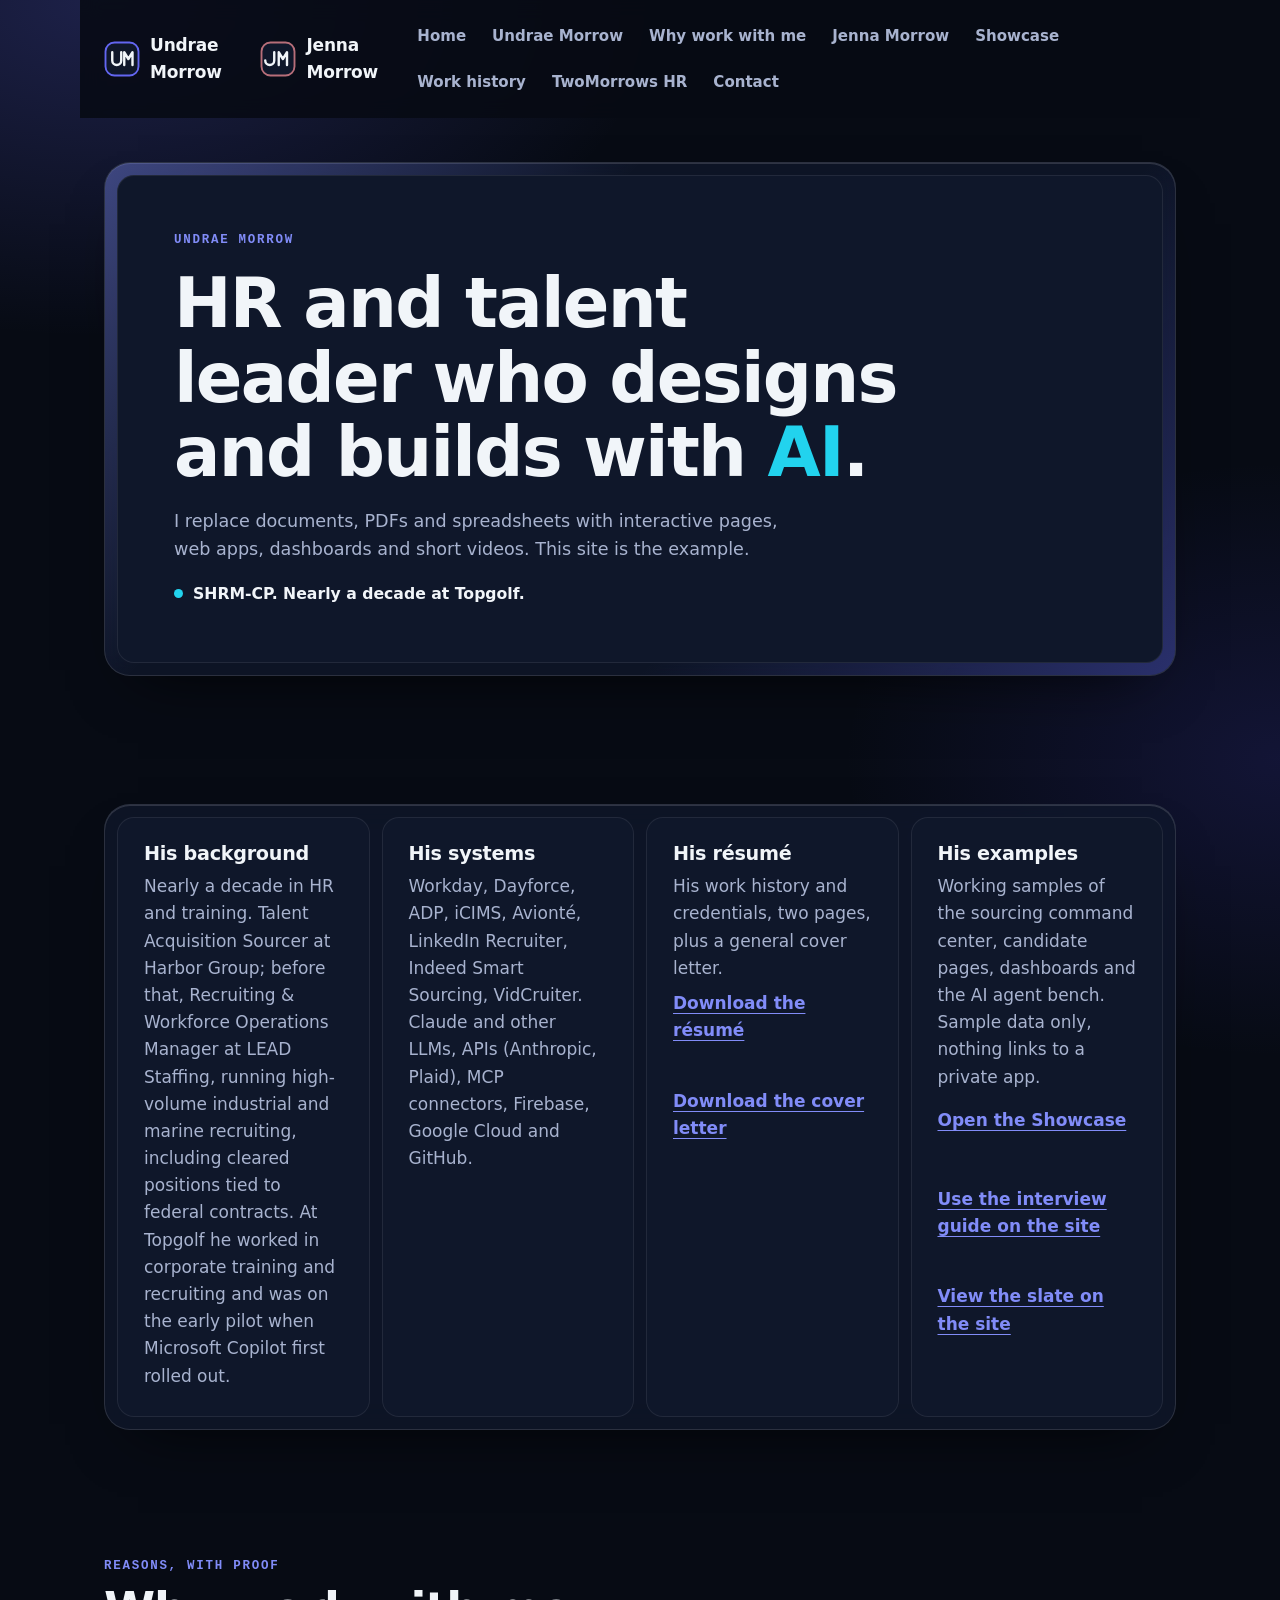
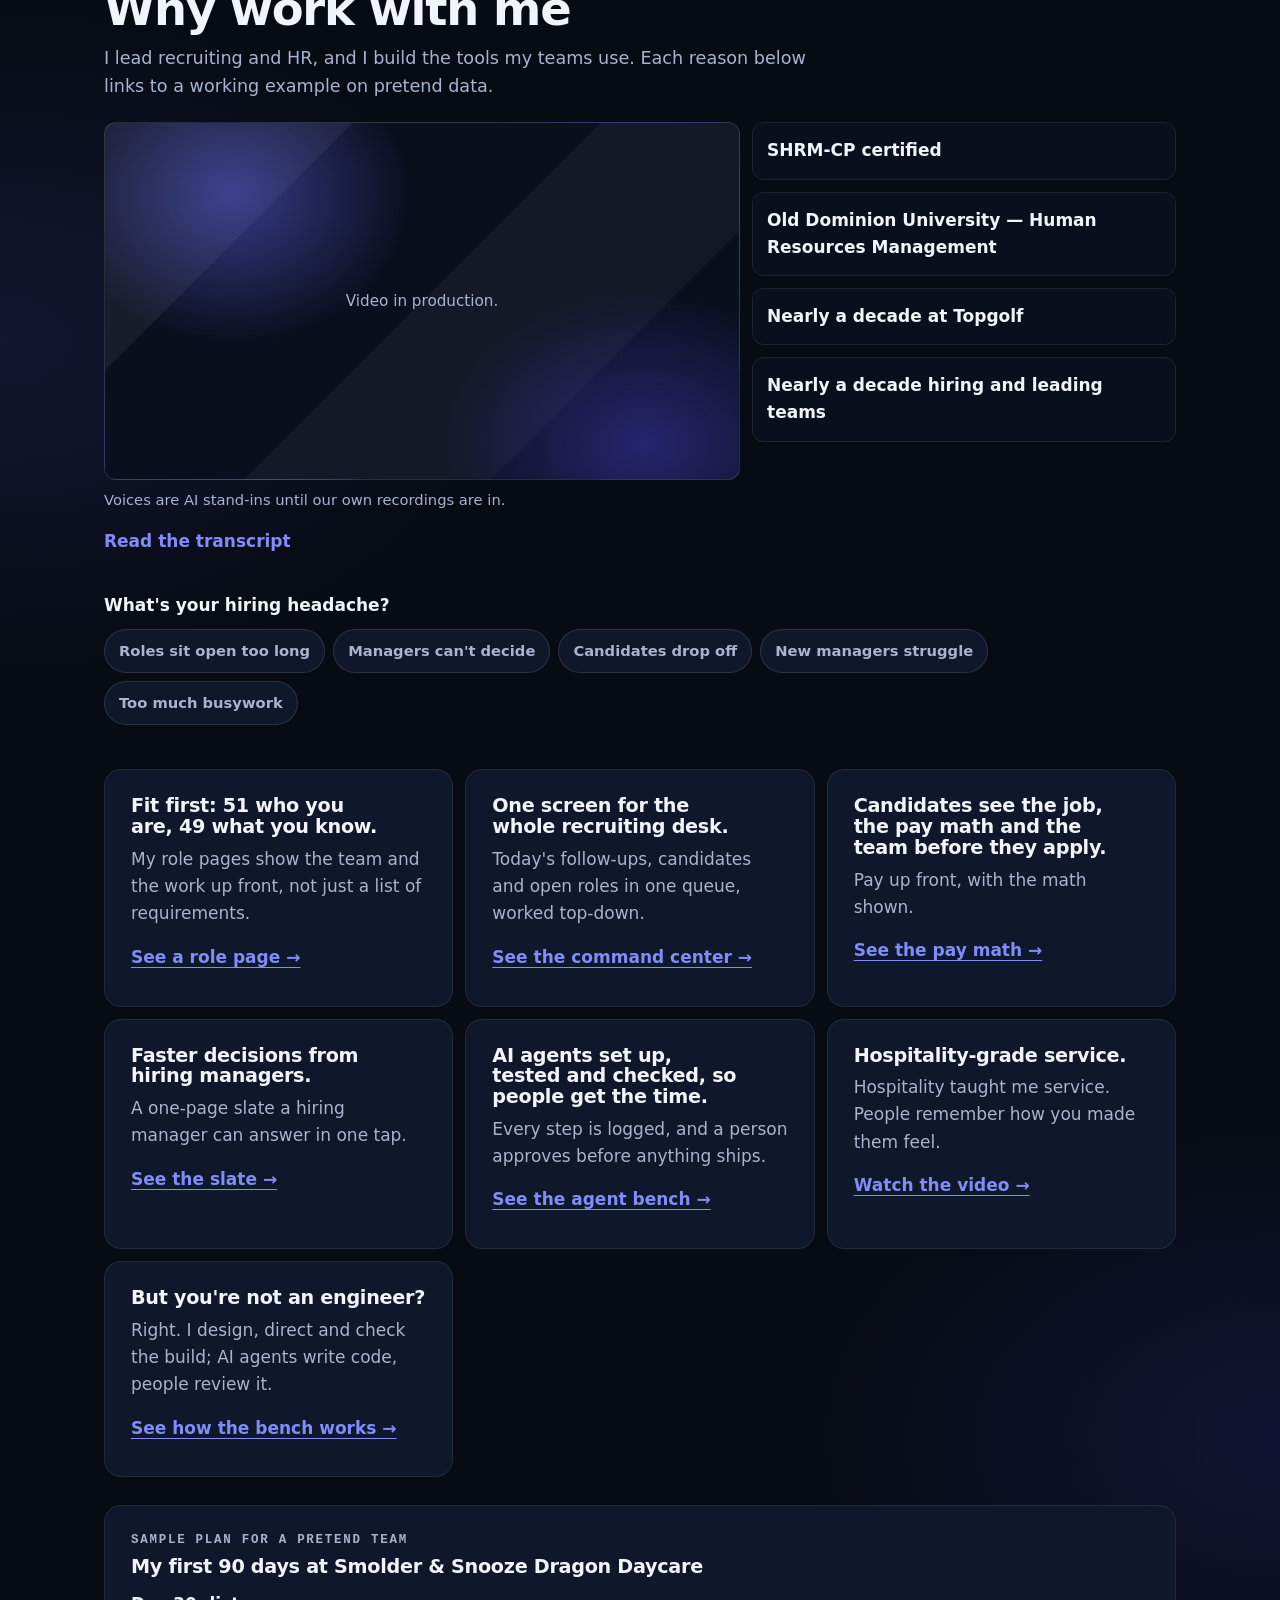
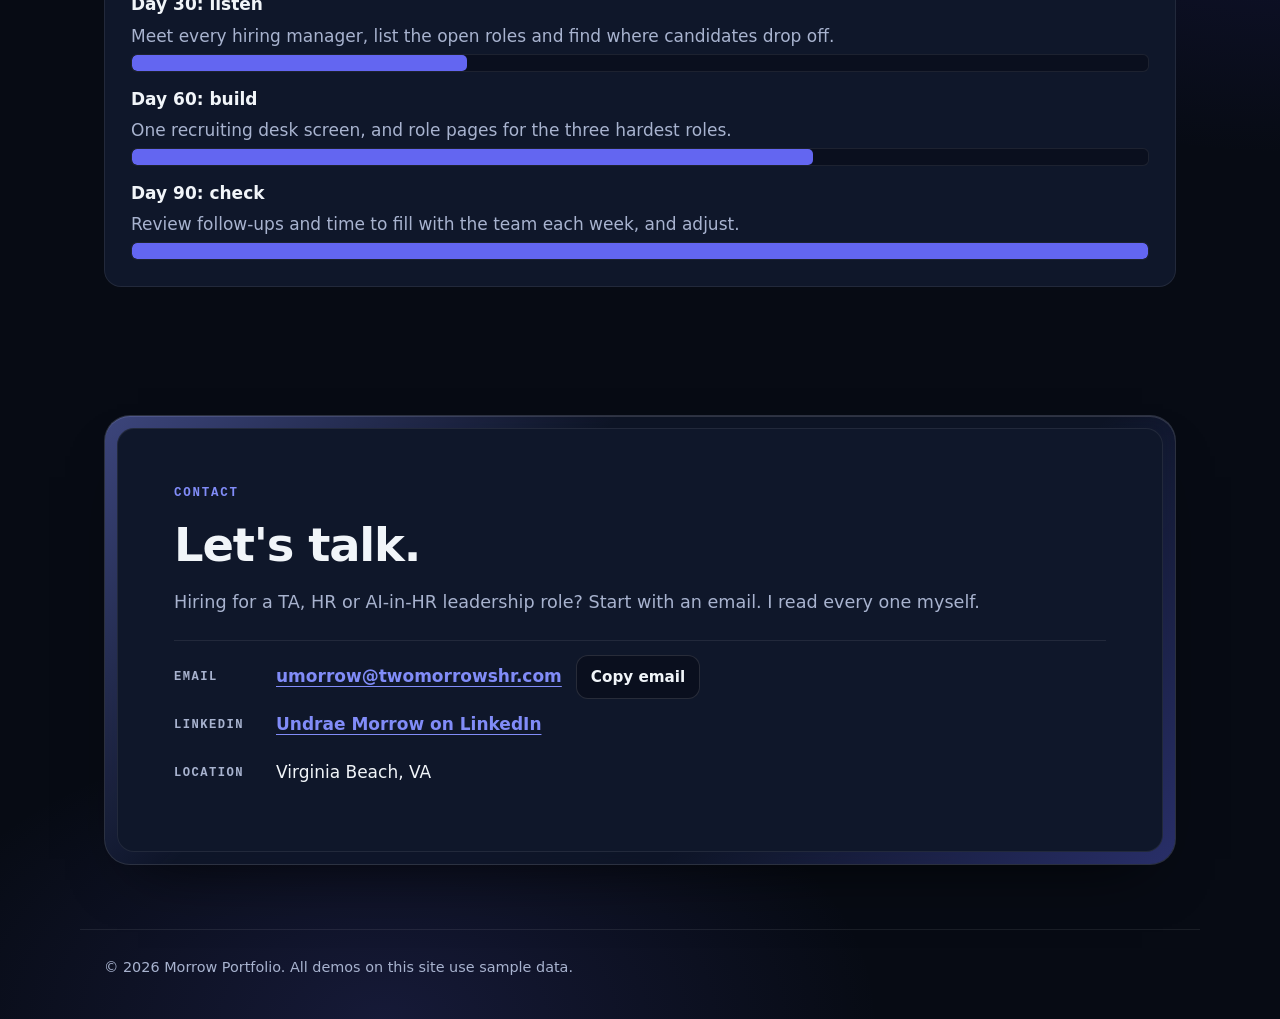
<file: undrae.html>
<!doctype html>
<html lang="en">
<head>
<meta charset="utf-8">
<meta name="viewport" content="width=device-width, initial-scale=1, viewport-fit=cover">
<meta name="color-scheme" content="dark">
<meta name="theme-color" content="#070B14">
<title>Undrae Morrow | HR and talent leader who builds with AI · Morrow Portfolio</title>
<meta name="description" content="Undrae Morrow, SHRM-CP. HR and talent acquisition leader who designs and builds with AI. Try the working examples, see the toolkit and work history, and get in touch.">
<link rel="canonical" href="https://umorrow757.github.io/morrow-portfolio/undrae.html">
<meta property="og:type" content="website">
<meta property="og:site_name" content="Morrow Portfolio">
<meta property="og:title" content="Undrae Morrow | HR and talent leader who builds with AI · Morrow Portfolio">
<meta property="og:description" content="An interactive portfolio: working examples, video walkthroughs, toolkit and work history. All demos use sample data.">
<meta property="og:url" content="https://umorrow757.github.io/morrow-portfolio/undrae.html">
<meta property="og:image" content="https://umorrow757.github.io/morrow-portfolio/og-image.png">
<meta property="og:image:width" content="1200">
<meta property="og:image:height" content="630">
<meta property="og:image:alt" content="Undrae Morrow. HR and talent leader who designs and builds with AI. Interactive portfolio.">
<meta name="twitter:card" content="summary_large_image">
<meta name="twitter:title" content="Undrae Morrow | HR and talent leader who builds with AI · Morrow Portfolio">
<meta name="twitter:description" content="An interactive portfolio: working examples, video walkthroughs, toolkit and work history. All demos use sample data.">
<meta name="twitter:image" content="https://umorrow757.github.io/morrow-portfolio/og-image.png">
<link rel="icon" href="favicon.svg" type="image/svg+xml">
<link rel="stylesheet" href="styles.css">
<script>if('noModule' in HTMLScriptElement.prototype)document.documentElement.className='js'</script>
<script type="module" src="main.js"></script>
<style>
.brand-jenna{margin-left:auto}
body.jenna-view{--indigo:#B76E79;--indigo-text:#E8B4A0;--cta:#A85D68;--cyan:#F2C4B3}
body.jenna-view .brand-jenna span{color:var(--indigo-text)}
.top{position:sticky;top:0;z-index:50;background:rgba(7,11,20,.88);backdrop-filter:blur(10px);-webkit-backdrop-filter:blur(10px)}
</style>
</head>
<body>
<svg width="0" height="0" aria-hidden="true" focusable="false" style="display:none">
  <symbol id="mono" viewBox="0 0 48 48">
    <rect x="2" y="2" width="44" height="44" rx="12" fill="#0F172A" stroke="#6366F1" stroke-width="2.5"/>
    <path d="M11 15v11a6 6 0 0 0 12 0V15M27 32V15l5.5 9 5.5-9v17" fill="none" stroke="#F1F5F9" stroke-width="3.2" stroke-linecap="round" stroke-linejoin="round"/>
  </symbol>
  <symbol id="mono-jm" viewBox="0 0 48 48">
    <rect x="2" y="2" width="44" height="44" rx="12" fill="#0F172A" stroke="#B76E79" stroke-width="2.5"/>
    <path d="M19 15v11a6 6 0 0 1-12 0M25 32V15l5.5 9 5.5-9v17" fill="none" stroke="#F1F5F9" stroke-width="3.2" stroke-linecap="round" stroke-linejoin="round"/>
  </symbol>
</svg>

<a class="skip" href="#main">Skip to content</a>



<header class="top wrap">
  <a class="brand" href="undrae.html" id="undrae-brand" aria-label="Undrae Morrow, his page">
    <svg class="mono" aria-hidden="true"><use href="#mono"/></svg>
    <span id="brand-name">Undrae Morrow</span>
  </a>
  <a class="brand brand-jenna" href="jenna.html" id="jenna-brand" aria-label="Jenna Morrow, her page">
    <svg class="mono" aria-hidden="true"><use href="#mono-jm"/></svg>
    <span>Jenna Morrow</span>
  </a>
  <nav class="nav" aria-label="Pages">
    <a href="index.html">Home</a>
    <a href="undrae.html" aria-current="page">Undrae Morrow</a>
    <a href="#why-me">Why work with me</a>
    <a href="jenna.html">Jenna Morrow</a>
    <a href="showcase.html">Showcase</a>
    <a href="work.html">Work history</a>
    <a href="twomorrows.html">TwoMorrows HR</a>
    <a href="undrae.html#contact">Contact</a>
  </nav>
</header>

<main id="main" class="wrap" tabindex="-1">

<!-- HERO: four elements (name, headline, subhead, one proof cue). No CTA button: founder removed it 2026-11-24. -->
  <section class="hero" aria-labelledby="h-hero">
    <div class="glass edge">
      <div class="plate hero-plate">
        <p class="kicker" id="hero-kicker">Undrae Morrow</p>
        <h1 id="h-hero">HR and talent leader who designs and builds with <span class="hl">AI</span>.</h1>
        <p class="lede" id="hero-lede">I replace documents, PDFs and spreadsheets with interactive pages, web apps, dashboards and short videos. This site is the example.</p>
        <p class="proof" id="hero-proof"><span class="dot" aria-hidden="true"></span>SHRM-CP. Nearly a decade at Topgolf.</p>
      </div>
    </div>
  </section>

  
  
    <!-- UNDRAE: background, systems, resume, examples (parallel to Jenna's page) -->
  <section id="undrae" aria-labelledby="h-undrae" tabindex="-1">
    <div class="glass res-frame">
      <div class="plate res reveal">
        <h3 id="h-undrae">His background</h3>
        <p>Nearly a decade in HR and training. Talent Acquisition Sourcer at Harbor Group; before that, Recruiting &amp; Workforce Operations Manager at LEAD Staffing, running high-volume industrial and marine recruiting, including cleared positions tied to federal contracts. At Topgolf he worked in corporate training and recruiting and was on the early pilot when Microsoft Copilot first rolled out.</p>
      </div>
      <div class="plate res reveal">
        <h3>His systems</h3>
        <p>Workday, Dayforce, ADP, iCIMS, Avionté, LinkedIn Recruiter, Indeed Smart Sourcing, VidCruiter. Claude and other LLMs, APIs (Anthropic, Plaid), MCP connectors, Firebase, Google Cloud and GitHub.</p>
      </div>
      <div class="plate res reveal">
        <h3>His résumé</h3>
        <p>His work history and credentials, two pages, plus a general cover letter.</p>
        <a class="textlink" href="downloads/undrae-morrow-resume.pdf" download>Download the résumé</a><br>
        <a class="textlink" href="downloads/undrae-morrow-cover-letter.pdf" download>Download the cover letter</a>
      </div>
      <div class="plate res reveal">
        <h3>His examples</h3>
        <p>Working samples of the sourcing command center, candidate pages, dashboards and the AI agent bench. Sample data only, nothing links to a private app.</p>
        <a class="textlink" href="showcase.html">Open the Showcase</a><br>
        <a class="textlink" href="examples/interview-guide.html">Use the interview guide on the site</a><br>
        <a class="textlink" href="examples/slate.html">View the slate on the site</a>
      </div>
    </div>
  </section>

  <!-- WHY WORK WITH ME (Batch C port) -->
  <section id="why-me" aria-labelledby="h-why-me" tabindex="-1">
    <div class="sec-head">
      <p class="kicker">Reasons, with proof</p>
      <h2 id="h-why-me">Why work with me</h2>
      <p class="sec-sub">I lead recruiting and HR, and I build the tools my teams use. Each reason below links to a working example on pretend data.</p>
    </div>
    <div class="why-top">
      <div>
        <figure class="vidfig" id="why-me-video" tabindex="-1">
          <div class="vid vid-empty" role="img" aria-label="Why work with me, video with captions — in production"><p>Video in production.</p></div>
          <figcaption>Voices are AI stand-ins until our own recordings are in.</figcaption>
        </figure>
        <details class="why-tx">
          <summary>Read the transcript</summary>
          <p>I'm Undrae. I lead recruiting and HR, and I build the tools my teams use. I hire for fit and skill. Fifty-one percent is who you are. Forty-nine is what you know. My sourcing command center puts the whole recruiting desk on one screen. My role pages show candidates the pay math before they apply. Hospitality taught me service. People remember how you made them feel. I set up AI agents, test them and check their work, so my team spends its time on people. SHRM-CP certified. Nearly a decade hiring and leading teams. Try the examples here, or find me on LinkedIn.</p>
          <p>Voices are AI stand-ins until our own recordings are in.</p>
        </details>
      </div>
      <ul class="why-facts" aria-label="Facts">
        <li>SHRM-CP certified</li>
        <li>Old Dominion University — Human Resources Management</li>
        <li>Nearly a decade at Topgolf</li>
        <li>Nearly a decade hiring and leading teams</li>
      </ul>
    </div>
    <div class="why-pick" id="why-pick" hidden>
      <p class="why-q" id="why-q">What's your hiring headache?</p>
      <div class="seg" role="group" aria-labelledby="why-q">
        <button type="button" class="tog" aria-pressed="false" aria-controls="why-reasons" data-fit="open">Roles sit open too long</button>
        <button type="button" class="tog" aria-pressed="false" aria-controls="why-reasons" data-fit="decide">Managers can't decide</button>
        <button type="button" class="tog" aria-pressed="false" aria-controls="why-reasons" data-fit="drop">Candidates drop off</button>
        <button type="button" class="tog" aria-pressed="false" aria-controls="why-reasons" data-fit="lead">New managers struggle</button>
        <button type="button" class="tog" aria-pressed="false" aria-controls="why-reasons" data-fit="busy">Too much busywork</button>
      </div>
      <p class="why-status" id="why-status" aria-live="polite"></p>
    </div>
    <ul class="why-reasons" id="why-reasons">
      <li class="plate why-card" data-fit="drop lead"><span class="why-tag" hidden>Answers this headache</span><h3>Fit first: 51 who you are, 49 what you know.</h3><p>My role pages show the team and the work up front, not just a list of requirements.</p><a class="textlink" href="showcase.html#showcase" data-open="s5">See a role page &rarr;</a></li>
      <li class="plate why-card" data-fit="open decide busy"><span class="why-tag" hidden>Answers this headache</span><h3>One screen for the whole recruiting desk.</h3><p>Today's follow-ups, candidates and open roles in one queue, worked top-down.</p><a class="textlink" href="showcase.html#showcase" data-open="s1">See the command center &rarr;</a></li>
      <li class="plate why-card" data-fit="open drop"><span class="why-tag" hidden>Answers this headache</span><h3>Candidates see the job, the pay math and the team before they apply.</h3><p>Pay up front, with the math shown.</p><a class="textlink" href="showcase.html#showcase" data-open="s5">See the pay math &rarr;</a></li>
      <li class="plate why-card" data-fit="decide"><span class="why-tag" hidden>Answers this headache</span><h3>Faster decisions from hiring managers.</h3><p>A one-page slate a hiring manager can answer in one tap.</p><a class="textlink" href="showcase.html#showcase" data-open="s10">See the slate &rarr;</a></li>
      <li class="plate why-card" data-fit="open busy"><span class="why-tag" hidden>Answers this headache</span><h3>AI agents set up, tested and checked, so people get the time.</h3><p>Every step is logged, and a person approves before anything ships.</p><a class="textlink" href="showcase.html#showcase" data-open="s7">See the agent bench &rarr;</a></li>
      <li class="plate why-card" data-fit="drop lead"><span class="why-tag" hidden>Answers this headache</span><h3>Hospitality-grade service.</h3><p>Hospitality taught me service. People remember how you made them feel.</p><a class="textlink" href="#why-me-video">Watch the video &rarr;</a></li>
      <li class="plate why-card" data-fit=""><h3>But you're not an engineer?</h3><p>Right. I design, direct and check the build; AI agents write code, people review it.</p><a class="textlink" href="showcase.html#showcase" data-open="s7">See how the bench works &rarr;</a></li>
    </ul>
    <div class="plate why-plan">
      <p class="kicker">Sample plan for a pretend team</p>
      <h3>My first 90 days at Smolder &amp; Snooze Dragon Daycare</h3>
      <ol>
        <li><b>Day 30: listen</b><p>Meet every hiring manager, list the open roles and find where candidates drop off.</p><span class="cc-track" aria-hidden="true"><span class="cc-bar" style="width:33%"></span></span></li>
        <li><b>Day 60: build</b><p>One recruiting desk screen, and role pages for the three hardest roles.</p><span class="cc-track" aria-hidden="true"><span class="cc-bar" style="width:67%"></span></span></li>
        <li><b>Day 90: check</b><p>Review follow-ups and time to fill with the team each week, and adjust.</p><span class="cc-track" aria-hidden="true"><span class="cc-bar" style="width:100%"></span></span></li>
      </ol>
    </div>
  </section>

  <!-- CONTACT -->
  <section id="contact" aria-labelledby="h-contact" tabindex="-1">
    <div class="glass edge">
      <div class="plate contact-plate">
        <p class="kicker">Contact</p>
        <h2 id="h-contact">Let's talk.</h2>
        <p class="lede">Hiring for a TA, HR or AI-in-HR leadership role? Start with an email. I read every one myself.</p>
        <ul class="contact-list">
          <li><span class="c-label">Email</span><a class="textlink" href="mailto:umorrow@twomorrowshr.com">umorrow@twomorrowshr.com</a>
            <button type="button" class="ghost" id="copy-email">Copy email</button>
            <span class="copy-status" id="copy-status" aria-live="polite"></span></li>
          <li><span class="c-label">LinkedIn</span><a class="textlink" href="https://www.linkedin.com/in/undrae-morrow-shrm-cp-12a338167/" target="_blank" rel="noopener">Undrae Morrow on LinkedIn</a></li>
          <li><span class="c-label">Location</span><span>Virginia Beach, VA</span></li>
        </ul>
      </div>
    </div>
  </section>

  </div>


</main>

<footer class="wrap foot" id="foot">
  <p>&copy; 2026 Morrow Portfolio. All demos on this site use sample data.</p>
  <p class="views" id="site-views" hidden>Site views: <b id="view-count"></b></p>
</footer>
</body>
</html>
</file>
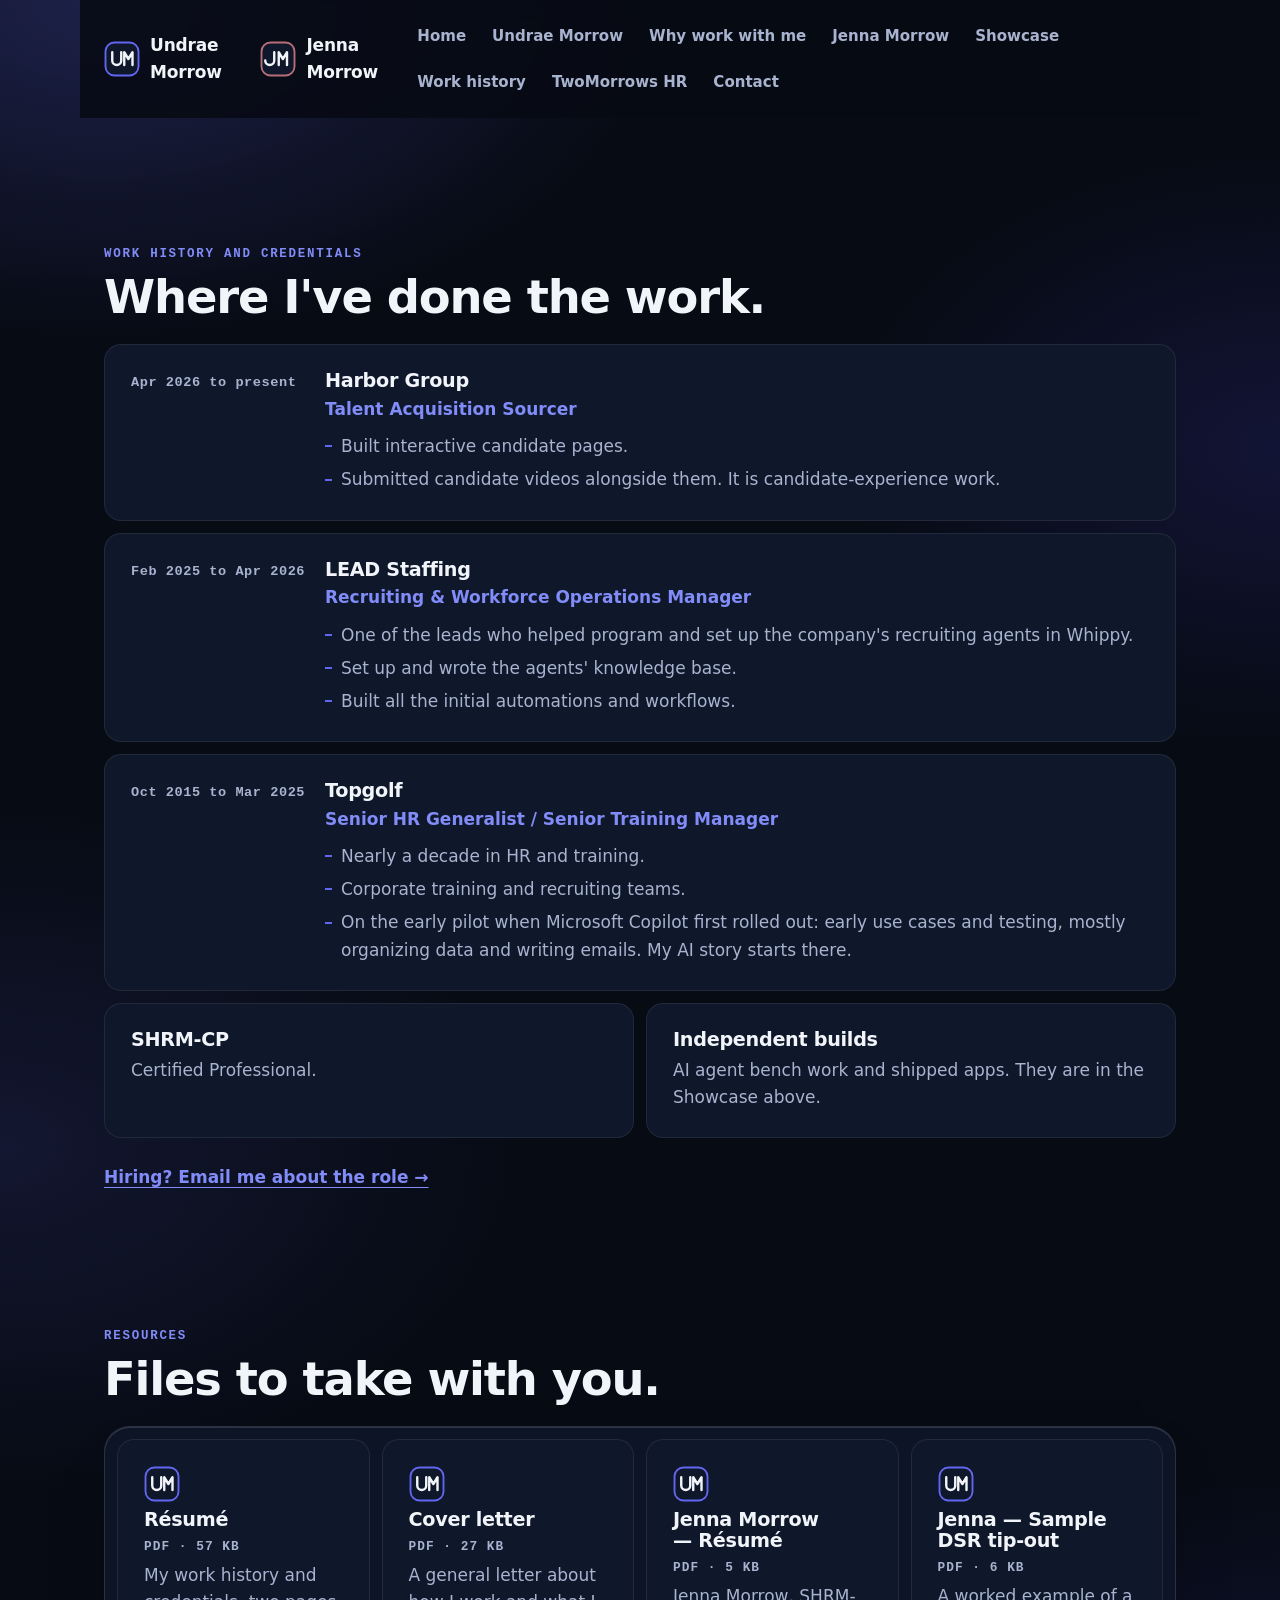
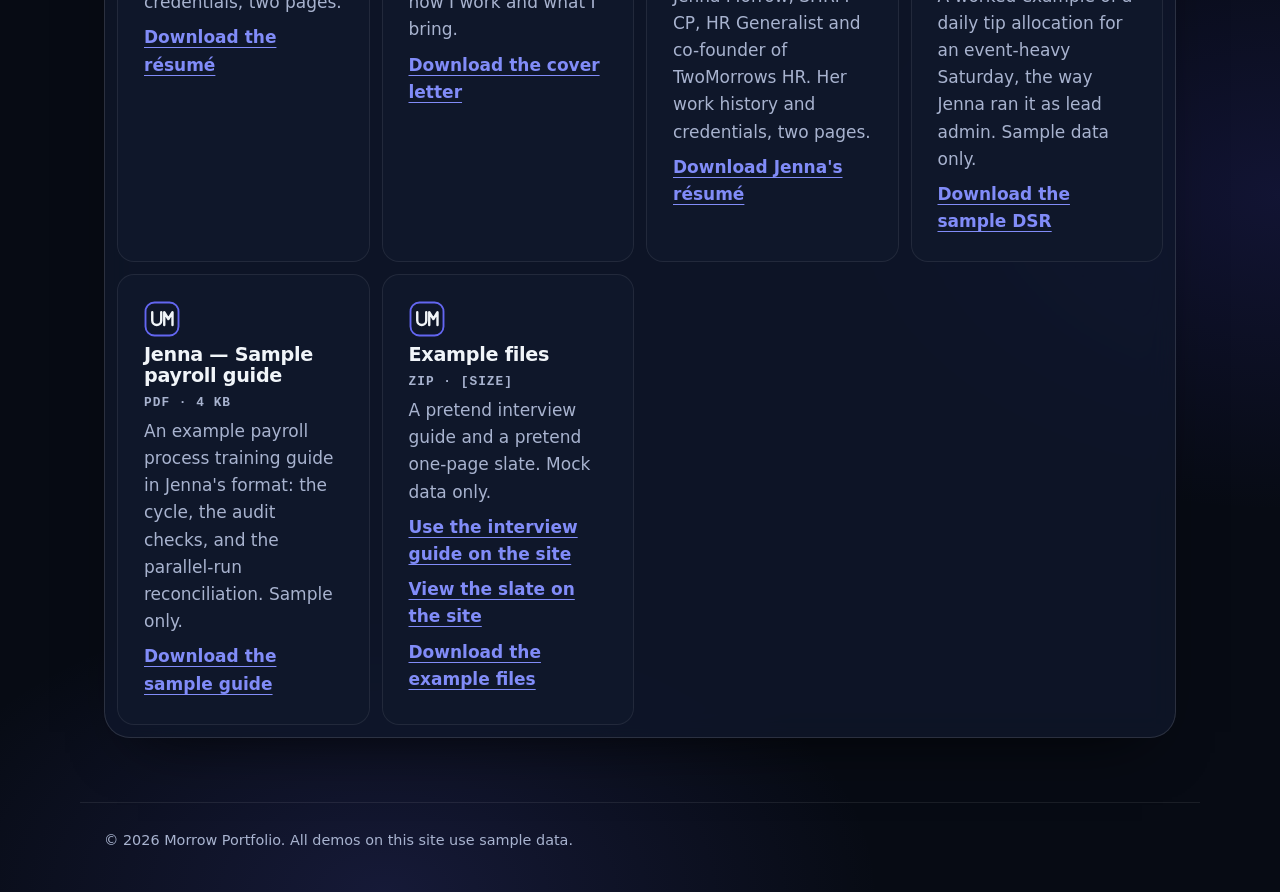
<file: work.html>
<!doctype html>
<html lang="en">
<head>
<meta charset="utf-8">
<meta name="viewport" content="width=device-width, initial-scale=1, viewport-fit=cover">
<meta name="color-scheme" content="dark">
<meta name="theme-color" content="#070B14">
<title>Work History & Resources · Morrow Portfolio</title>
<meta name="description" content="Undrae Morrow’s work history, credentials, résumé and example files. All examples use sample data.">
<link rel="canonical" href="https://umorrow757.github.io/morrow-portfolio/work.html">
<meta property="og:type" content="website">
<meta property="og:site_name" content="Morrow Portfolio">
<meta property="og:title" content="Work History & Resources · Morrow Portfolio">
<meta property="og:description" content="An interactive portfolio: working examples, video walkthroughs, toolkit and work history. All demos use sample data.">
<meta property="og:url" content="https://umorrow757.github.io/morrow-portfolio/work.html">
<meta property="og:image" content="https://umorrow757.github.io/morrow-portfolio/og-image.png">
<meta property="og:image:width" content="1200">
<meta property="og:image:height" content="630">
<meta property="og:image:alt" content="Undrae Morrow. HR and talent leader who designs and builds with AI. Interactive portfolio.">
<meta name="twitter:card" content="summary_large_image">
<meta name="twitter:title" content="Work History & Resources · Morrow Portfolio">
<meta name="twitter:description" content="An interactive portfolio: working examples, video walkthroughs, toolkit and work history. All demos use sample data.">
<meta name="twitter:image" content="https://umorrow757.github.io/morrow-portfolio/og-image.png">
<link rel="icon" href="favicon.svg" type="image/svg+xml">
<link rel="stylesheet" href="styles.css">
<script>if('noModule' in HTMLScriptElement.prototype)document.documentElement.className='js'</script>
<script type="module" src="main.js"></script>
<style>
.brand-jenna{margin-left:auto}
body.jenna-view{--indigo:#B76E79;--indigo-text:#E8B4A0;--cta:#A85D68;--cyan:#F2C4B3}
body.jenna-view .brand-jenna span{color:var(--indigo-text)}
.top{position:sticky;top:0;z-index:50;background:rgba(7,11,20,.88);backdrop-filter:blur(10px);-webkit-backdrop-filter:blur(10px)}
</style>
</head>
<body>
<svg width="0" height="0" aria-hidden="true" focusable="false" style="display:none">
  <symbol id="mono" viewBox="0 0 48 48">
    <rect x="2" y="2" width="44" height="44" rx="12" fill="#0F172A" stroke="#6366F1" stroke-width="2.5"/>
    <path d="M11 15v11a6 6 0 0 0 12 0V15M27 32V15l5.5 9 5.5-9v17" fill="none" stroke="#F1F5F9" stroke-width="3.2" stroke-linecap="round" stroke-linejoin="round"/>
  </symbol>
  <symbol id="mono-jm" viewBox="0 0 48 48">
    <rect x="2" y="2" width="44" height="44" rx="12" fill="#0F172A" stroke="#B76E79" stroke-width="2.5"/>
    <path d="M19 15v11a6 6 0 0 1-12 0M25 32V15l5.5 9 5.5-9v17" fill="none" stroke="#F1F5F9" stroke-width="3.2" stroke-linecap="round" stroke-linejoin="round"/>
  </symbol>
</svg>

<a class="skip" href="#main">Skip to content</a>

<header class="top wrap">
  <a class="brand" href="undrae.html" id="undrae-brand" aria-label="Undrae Morrow, his page">
    <svg class="mono" aria-hidden="true"><use href="#mono"/></svg>
    <span id="brand-name">Undrae Morrow</span>
  </a>
  <a class="brand brand-jenna" href="jenna.html" id="jenna-brand" aria-label="Jenna Morrow, her page">
    <svg class="mono" aria-hidden="true"><use href="#mono-jm"/></svg>
    <span>Jenna Morrow</span>
  </a>
  <nav class="nav" aria-label="Pages">
    <a href="index.html">Home</a>
    <a href="undrae.html">Undrae Morrow</a>
    <a href="undrae.html#why-me">Why work with me</a>
    <a href="jenna.html">Jenna Morrow</a>
    <a href="showcase.html">Showcase</a>
    <a href="work.html" aria-current="page">Work history</a>
    <a href="twomorrows.html">TwoMorrows HR</a>
    <a href="undrae.html#contact">Contact</a>
  </nav>
</header>

<main id="main" class="wrap" tabindex="-1">

<!-- WORK HISTORY AND CREDENTIALS -->
  <section id="work" aria-labelledby="h-work" tabindex="-1">
    <div class="sec-head">
      <p class="kicker">Work history and credentials</p>
      <h2 id="h-work">Where I've done the work.</h2>
    </div>
    <ol class="jobs">
      <li class="plate job reveal">
        <p class="job-when">Apr 2026 to present</p>
        <div>
          <h3>Harbor Group</h3>
          <p class="job-role">Talent Acquisition Sourcer</p>
          <ul>
            <li>Built interactive candidate pages.</li>
            <li>Submitted candidate videos alongside them. It is candidate-experience work.</li>
          </ul>
        </div>
      </li>
      <li class="plate job reveal">
        <p class="job-when">Feb 2025 to Apr 2026</p>
        <div>
          <h3>LEAD Staffing</h3>
          <p class="job-role">Recruiting &amp; Workforce Operations Manager</p>
          <ul>
            <li>One of the leads who helped program and set up the company's recruiting agents in Whippy.</li>
            <li>Set up and wrote the agents' knowledge base.</li>
            <li>Built all the initial automations and workflows.</li>
          </ul>
        </div>
      </li>
      <li class="plate job reveal">
        <p class="job-when">Oct 2015 to Mar 2025</p>
        <div>
          <h3>Topgolf</h3>
          <p class="job-role">Senior HR Generalist / Senior Training Manager</p>
          <ul>
            <li>Nearly a decade in HR and training.</li>
            <li>Corporate training and recruiting teams.</li>
            <li>On the early pilot when Microsoft Copilot first rolled out: early use cases and testing, mostly organizing data and writing emails. My AI story starts there.</li>
          </ul>
        </div>
      </li>
    </ol>
    <div class="creds">
      <div class="plate cred reveal"><h3>SHRM-CP</h3><p>Certified Professional.</p></div>
      <div class="plate cred reveal"><h3>Independent builds</h3><p>AI agent bench work and shipped apps. They are in the Showcase above.</p></div>
    </div>
    <p class="path-cta"><a class="textlink" href="mailto:umorrow@twomorrowshr.com?subject=Hiring%20conversation%20with%20Undrae%20Morrow">Hiring? Email me about the role &rarr;</a></p>
  </section>


  
  <!-- RESOURCES -->
  <section id="resources" aria-labelledby="h-resources" tabindex="-1">
    <div class="sec-head">
      <p class="kicker">Resources</p>
      <h2 id="h-resources">Files to take with you.</h2>
    </div>
    <div class="glass res-frame">
      <div class="plate res reveal">
        <svg class="mono" aria-hidden="true"><use href="#mono"/></svg>
        <h3>Résumé</h3>
        <p class="res-meta">PDF &middot; 57 KB</p>
        <p>My work history and credentials, two pages.</p>
        <a class="textlink" href="downloads/undrae-morrow-resume.pdf" download>Download the résumé</a>
      </div>
      <div class="plate res reveal">
        <svg class="mono" aria-hidden="true"><use href="#mono"/></svg>
        <h3>Cover letter</h3>
        <p class="res-meta">PDF &middot; 27 KB</p>
        <p>A general letter about how I work and what I bring.</p>
        <a class="textlink" href="downloads/undrae-morrow-cover-letter.pdf" download>Download the cover letter</a>
      </div>
      <div class="plate res reveal">
        <svg class="mono" aria-hidden="true"><use href="#mono"/></svg>
        <h3>Jenna Morrow — Résumé</h3>
        <p class="res-meta">PDF &middot; 5 KB</p>
        <p>Jenna Morrow, SHRM-CP, HR Generalist and co-founder of TwoMorrows HR. Her work history and credentials, two pages.</p>
        <a class="textlink" href="downloads/jenna-morrow-resume.pdf" download>Download Jenna's résumé</a>
      </div>
      <div class="plate res reveal">
        <svg class="mono" aria-hidden="true"><use href="#mono"/></svg>
        <h3>Jenna — Sample DSR tip-out</h3>
        <p class="res-meta">PDF &middot; 6 KB</p>
        <p>A worked example of a daily tip allocation for an event-heavy Saturday, the way Jenna ran it as lead admin. Sample data only.</p>
        <a class="textlink" href="downloads/jenna-sample-dsr.pdf" download>Download the sample DSR</a>
      </div>
      <div class="plate res reveal">
        <svg class="mono" aria-hidden="true"><use href="#mono"/></svg>
        <h3>Jenna — Sample payroll guide</h3>
        <p class="res-meta">PDF &middot; 4 KB</p>
        <p>An example payroll process training guide in Jenna's format: the cycle, the audit checks, and the parallel-run reconciliation. Sample only.</p>
        <a class="textlink" href="downloads/jenna-sample-payroll-guide.pdf" download>Download the sample guide</a>
      </div>
      <div class="plate res reveal" hidden>
        <svg class="mono" aria-hidden="true"><use href="#mono"/></svg>
        <h3>Example files</h3>
        <p class="res-meta">ZIP &middot; [SIZE]</p>
        <p>A pretend interview guide and a pretend one-page slate. Mock data only.</p>
        <a class="textlink" href="examples/interview-guide.html">Use the interview guide on the site</a>
        <a class="textlink" href="examples/slate.html">View the slate on the site</a>
        <a class="textlink" href="downloads/example-files.zip" download>Download the example files</a>
      </div>
    </div>
  </section>

  
</main>

<footer class="wrap foot" id="foot">
  <p>&copy; 2026 Morrow Portfolio. All demos on this site use sample data.</p>
  <p class="views" id="site-views" hidden>Site views: <b id="view-count"></b></p>
</footer>
</body>
</html>
</file>
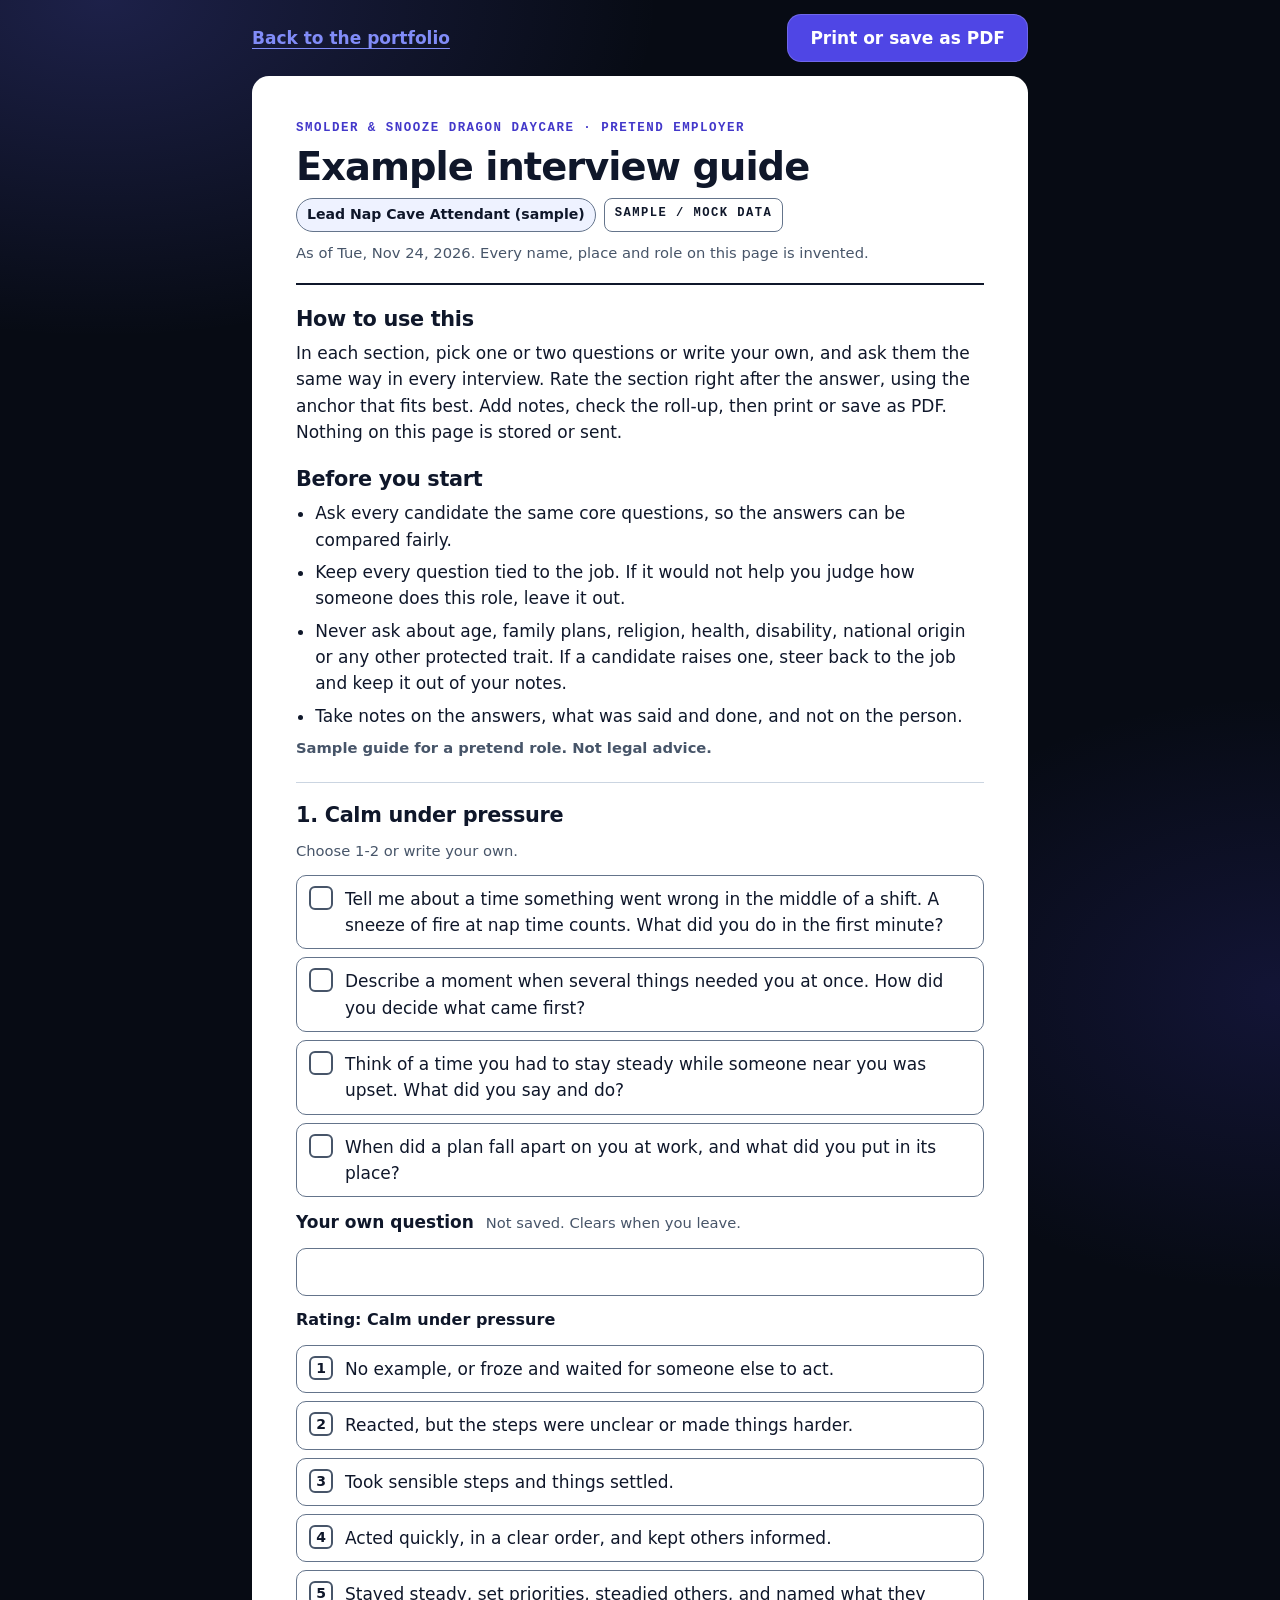
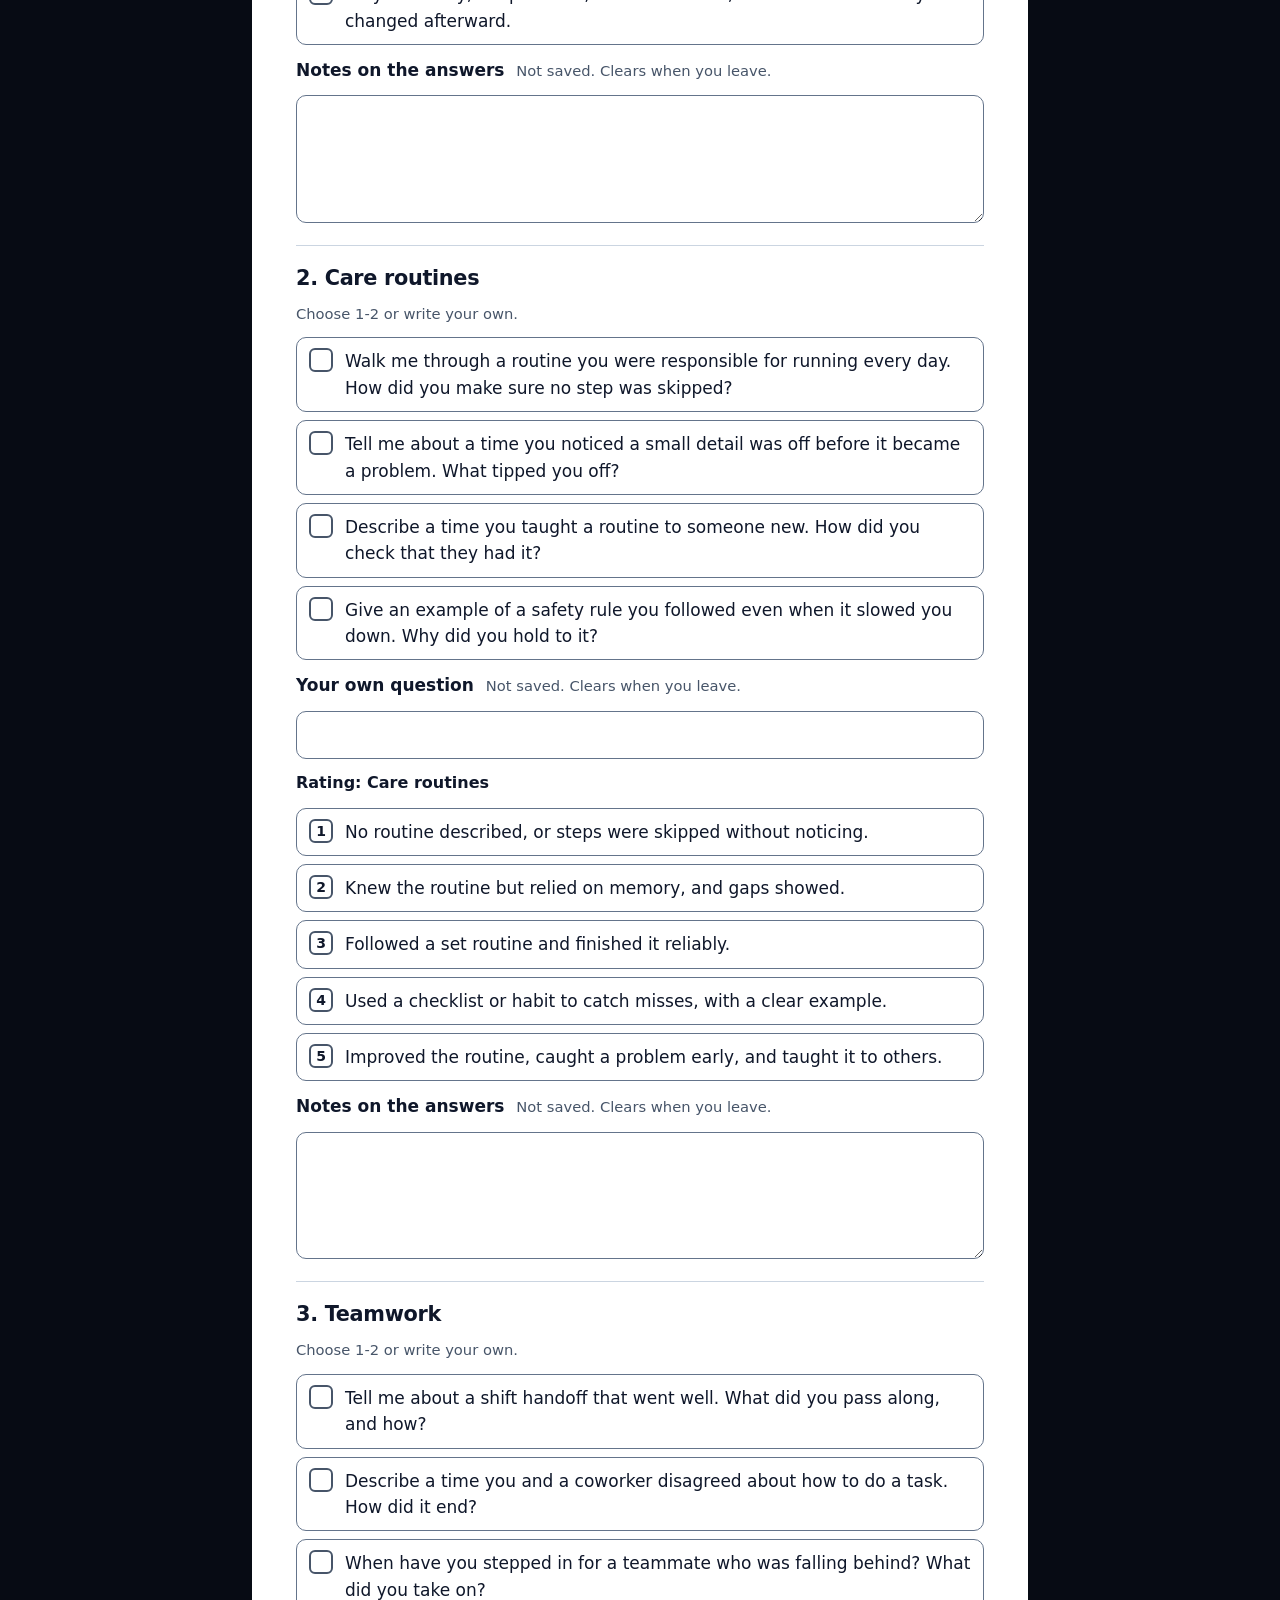
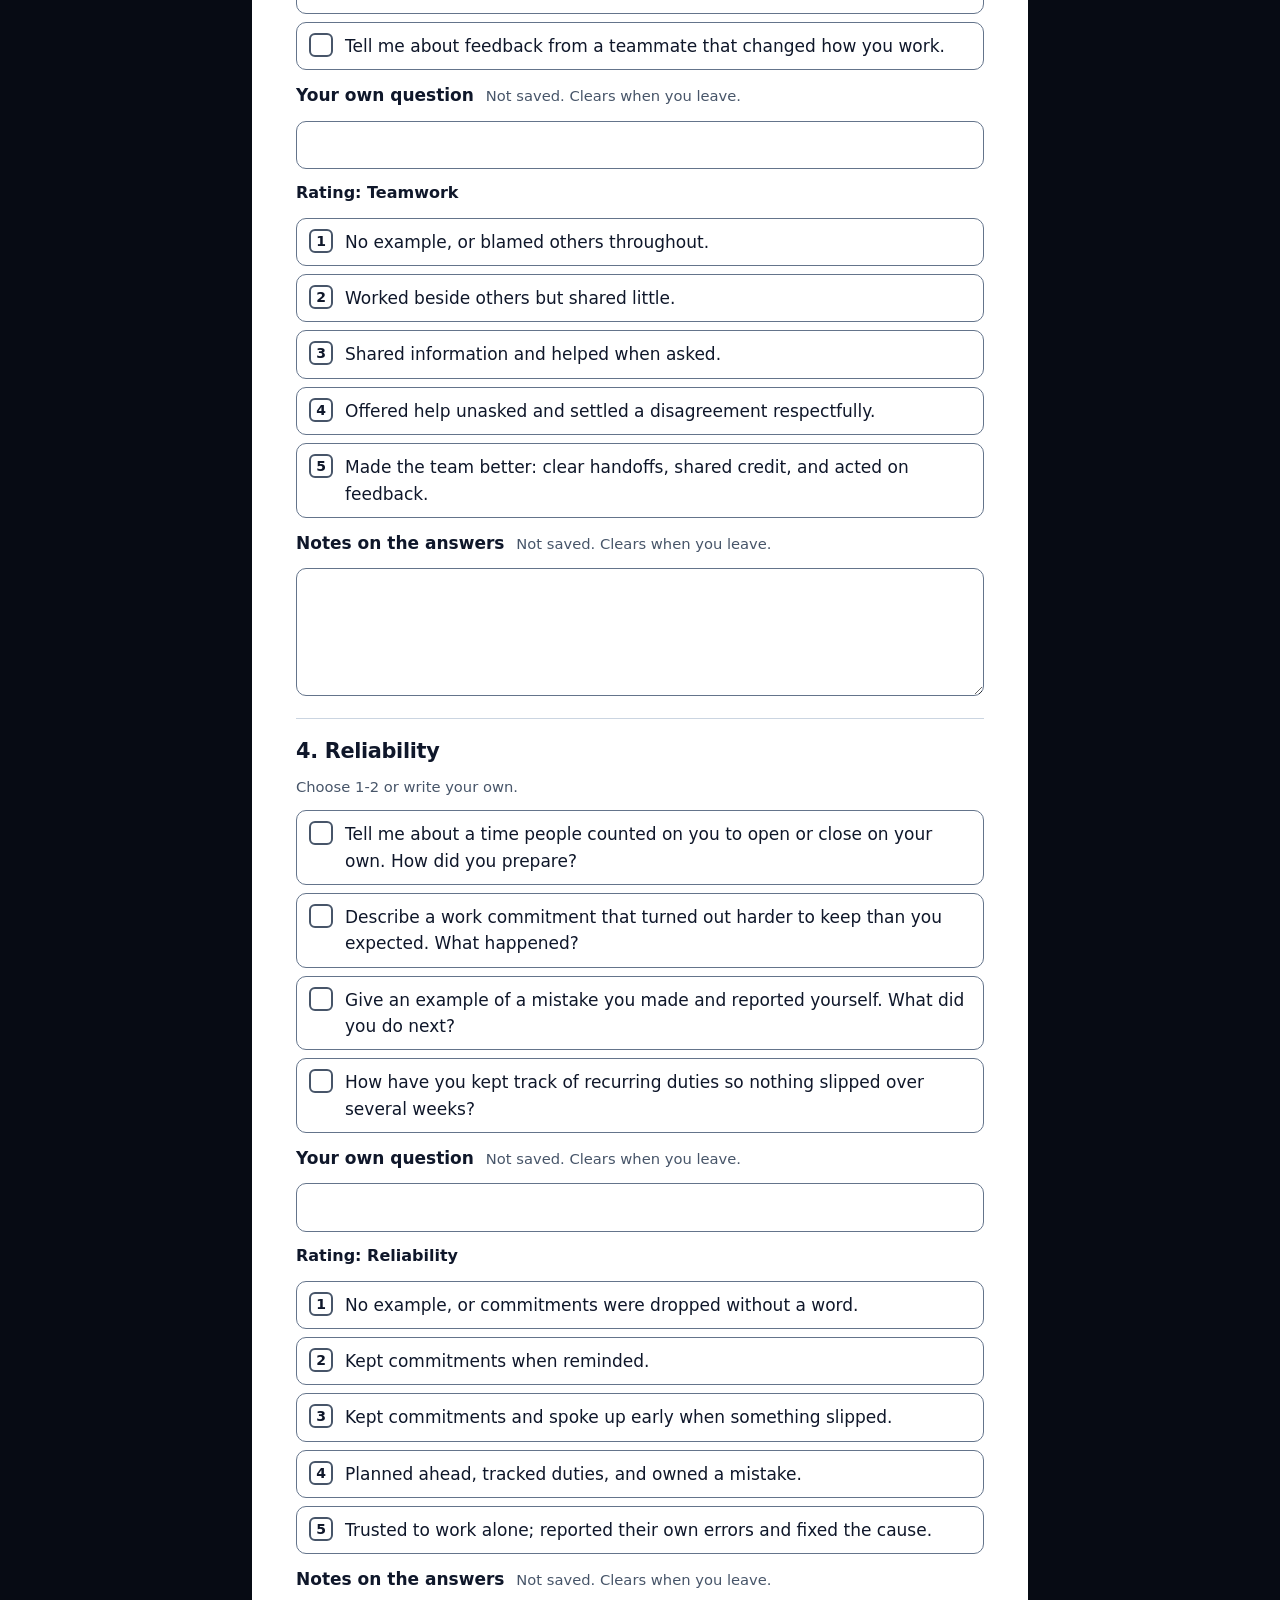
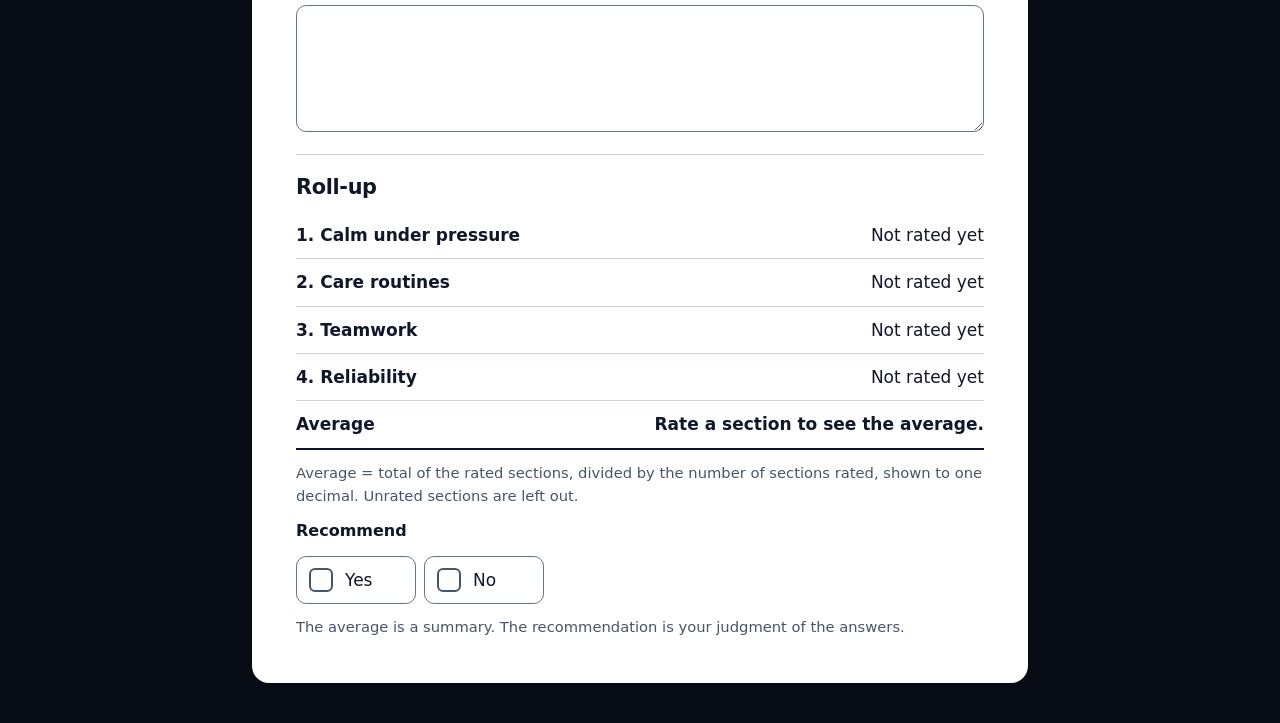
<file: examples/interview-guide.html>
<!doctype html>
<html lang="en">
<head>
<meta charset="utf-8">
<meta name="viewport" content="width=device-width,initial-scale=1">
<meta http-equiv="Content-Security-Policy" content="default-src 'none'; style-src 'unsafe-inline'; script-src 'unsafe-inline'; base-uri 'none'; form-action 'none'">
<title>Example interview guide | Lead Nap Cave Attendant (sample)</title>
<meta name="description" content="Example interview guide for a pretend role at a pretend dragon daycare. Sample questions, rating anchors and a roll-up. Mock data only.">
<style>
/* Example page. Tokens copied from the portfolio stylesheet so the page shares the site's look.
   Dark site backdrop, light document sheet. No fixed or sticky layers. Nothing animates. */
:root{
 --bg:#070B14;--ink:#F1F5F9;--muted:#A8B3CF;--indigo-text:#818CF8;--cta:#4F46E5;--cyan:#22D3EE;
 --paper:#FFFFFF;--pi:#0F172A;--pm:#475569;--pb:#64748B;--pl:#CBD5E1;--acc:#4338CA;--tint:#EEF2FF;
 --sans:ui-sans-serif,system-ui,-apple-system,"Segoe UI",Roboto,"Helvetica Neue",Arial,sans-serif;
 --mono:ui-monospace,SFMono-Regular,Menlo,Consolas,"Liberation Mono",monospace;
}
*,*::before,*::after{box-sizing:border-box}
html{-webkit-text-size-adjust:100%}
body{margin:0;color:var(--ink);font:400 1.0625rem/1.55 var(--sans);background-color:var(--bg);
 background-image:radial-gradient(56rem 34rem at 8% 0,rgba(99,102,241,.24),transparent 62%),radial-gradient(44rem 30rem at 100% 18%,rgba(79,70,229,.16),transparent 62%);
 background-repeat:no-repeat}
h1,h2,h3,p,ul,dl,dd{margin:0}
ul{padding:0;list-style:none}
button,input,textarea{font:inherit;color:inherit}
:focus-visible{outline:3px solid var(--cyan);outline-offset:3px;border-radius:8px}
.sheet :focus-visible{outline-color:var(--acc)}
.wrap{max-width:8.5in;margin-inline:auto;padding:14px clamp(10px,3vw,20px) 40px}
.top{display:flex;flex-wrap:wrap;align-items:center;justify-content:space-between;gap:10px;margin-bottom:14px}
.textlink{display:inline-flex;align-items:center;min-height:44px;color:var(--indigo-text);font-weight:700;text-decoration:underline;text-underline-offset:4px}
.btn{display:inline-flex;align-items:center;justify-content:center;min-height:48px;padding:0 22px;border-radius:14px;background:var(--cta);color:#fff;font-weight:700;border:1px solid rgba(255,255,255,.18);cursor:pointer}

.sheet{display:grid;gap:22px;background:var(--paper);color:var(--pi);border-radius:17px;padding:clamp(16px,5vw,44px)}
.sheet h1{font-size:clamp(1.7rem,5vw,2.4rem);line-height:1.1;letter-spacing:-.025em;font-weight:800}
.sheet h2{font-size:1.3rem;line-height:1.2;letter-spacing:-.015em;font-weight:800}
.sheet h3{font-size:1rem;font-weight:700}
.kicker{font:600 .78rem/1.3 var(--mono);letter-spacing:.12em;text-transform:uppercase;color:var(--acc)}
.head{display:grid;gap:10px;padding-bottom:18px;border-bottom:2px solid var(--pi)}
.chips{display:flex;flex-wrap:wrap;gap:8px}
.chip,.mock{padding:5px 10px;border:1px solid var(--pb);border-radius:999px;font-size:.88rem;font-weight:700}
.chip{background:var(--tint)}
.mock{border-radius:8px;font:600 .76rem/1.6 var(--mono);letter-spacing:.12em}
.asof,.hint,.ns,.legal{color:var(--pm);font-size:.92rem}
.legal{font-weight:700}
.note{display:grid;gap:8px}
.rules{display:grid;gap:6px;padding-left:1.2rem;list-style:disc}
.comp,.roll{display:grid;gap:12px;padding-top:20px;border-top:1px solid var(--pl)}
.qs,.rate{display:grid;gap:8px}
label{font-weight:700}
.ns{font-weight:400;margin-left:6px}
input,textarea{width:100%;min-height:44px;padding:10px 12px;background:var(--paper);border:1px solid var(--pb);border-radius:10px}
textarea{resize:vertical}
.lines{display:none}

.pick{display:flex;gap:12px;align-items:flex-start;width:100%;min-height:44px;padding:10px 12px;text-align:left;background:var(--paper);border:1px solid var(--pb);border-radius:10px;cursor:pointer}
.pick::before{content:"";flex:none;display:grid;place-items:center;width:24px;height:24px;border:2px solid var(--pm);border-radius:6px;font:700 14px/1 var(--sans)}
.r::before{content:attr(data-v)}
.pick[aria-pressed="true"]{background:var(--tint);border-color:var(--acc);box-shadow:inset 0 0 0 1px var(--acc);font-weight:600}
.pick[aria-pressed="true"]::before{content:"\2713";background:var(--acc);border-color:var(--acc);color:#fff}
.r[aria-pressed="true"]::before{content:attr(data-v)}
.r[aria-pressed="true"]::after{content:"Selected";margin-left:auto;padding-left:8px;font:700 .74rem/1.9 var(--mono);letter-spacing:.08em;text-transform:uppercase;color:var(--acc)}
.rl{display:grid;gap:0}
.rl>div{display:flex;flex-wrap:wrap;justify-content:space-between;gap:4px 16px;padding:10px 0;border-bottom:1px solid var(--pl)}
.rl dt{font-weight:600}
.rl dd{font-variant-numeric:tabular-nums}
.rl .avg{border-bottom:2px solid var(--pi)}
.rl .avg dt,.rl .avg dd{font-weight:800}
.yn-row{display:flex;flex-wrap:wrap;gap:8px}
.yn{width:auto;min-width:120px;align-items:center}

@media print{
 @page{size:letter;margin:.8in .7in .85in;
  @top-left{content:"Example interview guide \00B7 Lead Nap Cave Attendant (sample) \00B7 SAMPLE / MOCK DATA";font:600 8pt ui-sans-serif,system-ui,-apple-system,"Segoe UI",Roboto,"Helvetica Neue",Arial,sans-serif;color:#000}
  @bottom-right{content:"Page " counter(page) " of " counter(pages);font:600 8pt ui-sans-serif,system-ui,-apple-system,"Segoe UI",Roboto,"Helvetica Neue",Arial,sans-serif;color:#000}
 }
 @page :first{@top-left{content:none}}
 body{background:#fff;color:#000;font-size:10.5pt;line-height:1.4}
 .wrap{max-width:none;padding:0}
 .top,.ns,textarea,.count{display:none}
 .sheet{padding:0;border-radius:0;gap:14pt;color:#000}
 .sheet h1{font-size:22pt}
 .sheet h2{font-size:13pt;break-after:avoid}
 .sheet h3,label,.hint{break-after:avoid}
 .kicker,.asof,.hint,.legal{color:#000}
 .chip{background:none}
 .comp,.roll,.note{break-inside:avoid}
 .comp,.roll{gap:6pt;padding-top:12pt}
 .qs,.rate{gap:0}
 .pick,.pick[aria-pressed="true"]{min-height:0;padding:3pt 0;border:0;border-radius:0;background:none;box-shadow:none}
 .pick::before{width:12pt;height:12pt;border:1pt solid #000;border-radius:2pt;font-size:8pt}
 .pick[aria-pressed="true"]::before{background:none;color:#000;border-width:2pt}
 .r[aria-pressed="true"]::after{color:#000}
 .yn{min-width:1.2in}
 input{min-height:0;padding:10pt 0 2pt;border:0;border-bottom:1pt solid #000;border-radius:0}
 .lines{display:block}
 .nt{white-space:pre-wrap;overflow-wrap:anywhere}
 .nt:empty{display:none}
 .lines i{display:block;height:20pt;border-bottom:1pt solid #000}
 .nt:not(:empty)~i{display:none}
}
</style>
</head>
<body>
<div class="wrap">
 <div class="top">
  <a class="textlink" href="../">Back to the portfolio</a>
  <button type="button" class="btn" id="print">Print or save as PDF</button>
 </div>
 <main class="sheet">
  <header class="head">
   <p class="kicker">Smolder &amp; Snooze Dragon Daycare · pretend employer</p>
   <h1>Example interview guide</h1>
   <p class="chips"><span class="chip">Lead Nap Cave Attendant (sample)</span><span class="mock">SAMPLE / MOCK DATA</span></p>
   <p class="asof">As of Tue, Nov 24, 2026. Every name, place and role on this page is invented.</p>
  </header>
  <section class="note" aria-labelledby="how">
   <h2 id="how">How to use this</h2>
   <p>In each section, pick one or two questions or write your own, and ask them the same way in every interview. Rate the section right after the answer, using the anchor that fits best. Add notes, check the roll-up, then print or save as PDF. Nothing on this page is stored or sent.</p>
  </section>
  <section class="note" aria-labelledby="pre">
   <h2 id="pre">Before you start</h2>
   <ul class="rules">
    <li>Ask every candidate the same core questions, so the answers can be compared fairly.</li>
    <li>Keep every question tied to the job. If it would not help you judge how someone does this role, leave it out.</li>
    <li>Never ask about age, family plans, religion, health, disability, national origin or any other protected trait. If a candidate raises one, steer back to the job and keep it out of your notes.</li>
    <li>Take notes on the answers, what was said and done, and not on the person.</li>
   </ul>
   <p class="legal">Sample guide for a pretend role. Not legal advice.</p>
  </section>
  <section class="comp" aria-labelledby="c1h">
   <h2 id="c1h">1. Calm under pressure</h2>
   <p class="hint">Choose 1-2 or write your own. <span class="count" aria-live="polite"></span></p>
   <ul class="qs">
    <li><button type="button" class="pick q" aria-pressed="false">Tell me about a time something went wrong in the middle of a shift. A sneeze of fire at nap time counts. What did you do in the first minute?</button></li>
    <li><button type="button" class="pick q" aria-pressed="false">Describe a moment when several things needed you at once. How did you decide what came first?</button></li>
    <li><button type="button" class="pick q" aria-pressed="false">Think of a time you had to stay steady while someone near you was upset. What did you say and do?</button></li>
    <li><button type="button" class="pick q" aria-pressed="false">When did a plan fall apart on you at work, and what did you put in its place?</button></li>
   </ul>
   <label for="c1o">Your own question <span class="ns">Not saved. Clears when you leave.</span></label>
   <input id="c1o" type="text" maxlength="200" autocomplete="off">
   <h3 id="c1r">Rating: Calm under pressure</h3>
   <div class="rate" role="group" aria-labelledby="c1r">
    <button type="button" class="pick r" data-v="1" aria-pressed="false">No example, or froze and waited for someone else to act.</button>
    <button type="button" class="pick r" data-v="2" aria-pressed="false">Reacted, but the steps were unclear or made things harder.</button>
    <button type="button" class="pick r" data-v="3" aria-pressed="false">Took sensible steps and things settled.</button>
    <button type="button" class="pick r" data-v="4" aria-pressed="false">Acted quickly, in a clear order, and kept others informed.</button>
    <button type="button" class="pick r" data-v="5" aria-pressed="false">Stayed steady, set priorities, steadied others, and named what they changed afterward.</button>
   </div>
   <label for="c1t">Notes on the answers <span class="ns">Not saved. Clears when you leave.</span></label>
   <textarea id="c1t" rows="4" maxlength="1200" autocomplete="off"></textarea>
   <div class="lines"><p class="nt"></p><i></i><i></i><i></i></div>
  </section>
  <section class="comp" aria-labelledby="c2h">
   <h2 id="c2h">2. Care routines</h2>
   <p class="hint">Choose 1-2 or write your own. <span class="count" aria-live="polite"></span></p>
   <ul class="qs">
    <li><button type="button" class="pick q" aria-pressed="false">Walk me through a routine you were responsible for running every day. How did you make sure no step was skipped?</button></li>
    <li><button type="button" class="pick q" aria-pressed="false">Tell me about a time you noticed a small detail was off before it became a problem. What tipped you off?</button></li>
    <li><button type="button" class="pick q" aria-pressed="false">Describe a time you taught a routine to someone new. How did you check that they had it?</button></li>
    <li><button type="button" class="pick q" aria-pressed="false">Give an example of a safety rule you followed even when it slowed you down. Why did you hold to it?</button></li>
   </ul>
   <label for="c2o">Your own question <span class="ns">Not saved. Clears when you leave.</span></label>
   <input id="c2o" type="text" maxlength="200" autocomplete="off">
   <h3 id="c2r">Rating: Care routines</h3>
   <div class="rate" role="group" aria-labelledby="c2r">
    <button type="button" class="pick r" data-v="1" aria-pressed="false">No routine described, or steps were skipped without noticing.</button>
    <button type="button" class="pick r" data-v="2" aria-pressed="false">Knew the routine but relied on memory, and gaps showed.</button>
    <button type="button" class="pick r" data-v="3" aria-pressed="false">Followed a set routine and finished it reliably.</button>
    <button type="button" class="pick r" data-v="4" aria-pressed="false">Used a checklist or habit to catch misses, with a clear example.</button>
    <button type="button" class="pick r" data-v="5" aria-pressed="false">Improved the routine, caught a problem early, and taught it to others.</button>
   </div>
   <label for="c2t">Notes on the answers <span class="ns">Not saved. Clears when you leave.</span></label>
   <textarea id="c2t" rows="4" maxlength="1200" autocomplete="off"></textarea>
   <div class="lines"><p class="nt"></p><i></i><i></i><i></i></div>
  </section>
  <section class="comp" aria-labelledby="c3h">
   <h2 id="c3h">3. Teamwork</h2>
   <p class="hint">Choose 1-2 or write your own. <span class="count" aria-live="polite"></span></p>
   <ul class="qs">
    <li><button type="button" class="pick q" aria-pressed="false">Tell me about a shift handoff that went well. What did you pass along, and how?</button></li>
    <li><button type="button" class="pick q" aria-pressed="false">Describe a time you and a coworker disagreed about how to do a task. How did it end?</button></li>
    <li><button type="button" class="pick q" aria-pressed="false">When have you stepped in for a teammate who was falling behind? What did you take on?</button></li>
    <li><button type="button" class="pick q" aria-pressed="false">Tell me about feedback from a teammate that changed how you work.</button></li>
   </ul>
   <label for="c3o">Your own question <span class="ns">Not saved. Clears when you leave.</span></label>
   <input id="c3o" type="text" maxlength="200" autocomplete="off">
   <h3 id="c3r">Rating: Teamwork</h3>
   <div class="rate" role="group" aria-labelledby="c3r">
    <button type="button" class="pick r" data-v="1" aria-pressed="false">No example, or blamed others throughout.</button>
    <button type="button" class="pick r" data-v="2" aria-pressed="false">Worked beside others but shared little.</button>
    <button type="button" class="pick r" data-v="3" aria-pressed="false">Shared information and helped when asked.</button>
    <button type="button" class="pick r" data-v="4" aria-pressed="false">Offered help unasked and settled a disagreement respectfully.</button>
    <button type="button" class="pick r" data-v="5" aria-pressed="false">Made the team better: clear handoffs, shared credit, and acted on feedback.</button>
   </div>
   <label for="c3t">Notes on the answers <span class="ns">Not saved. Clears when you leave.</span></label>
   <textarea id="c3t" rows="4" maxlength="1200" autocomplete="off"></textarea>
   <div class="lines"><p class="nt"></p><i></i><i></i><i></i></div>
  </section>
  <section class="comp" aria-labelledby="c4h">
   <h2 id="c4h">4. Reliability</h2>
   <p class="hint">Choose 1-2 or write your own. <span class="count" aria-live="polite"></span></p>
   <ul class="qs">
    <li><button type="button" class="pick q" aria-pressed="false">Tell me about a time people counted on you to open or close on your own. How did you prepare?</button></li>
    <li><button type="button" class="pick q" aria-pressed="false">Describe a work commitment that turned out harder to keep than you expected. What happened?</button></li>
    <li><button type="button" class="pick q" aria-pressed="false">Give an example of a mistake you made and reported yourself. What did you do next?</button></li>
    <li><button type="button" class="pick q" aria-pressed="false">How have you kept track of recurring duties so nothing slipped over several weeks?</button></li>
   </ul>
   <label for="c4o">Your own question <span class="ns">Not saved. Clears when you leave.</span></label>
   <input id="c4o" type="text" maxlength="200" autocomplete="off">
   <h3 id="c4r">Rating: Reliability</h3>
   <div class="rate" role="group" aria-labelledby="c4r">
    <button type="button" class="pick r" data-v="1" aria-pressed="false">No example, or commitments were dropped without a word.</button>
    <button type="button" class="pick r" data-v="2" aria-pressed="false">Kept commitments when reminded.</button>
    <button type="button" class="pick r" data-v="3" aria-pressed="false">Kept commitments and spoke up early when something slipped.</button>
    <button type="button" class="pick r" data-v="4" aria-pressed="false">Planned ahead, tracked duties, and owned a mistake.</button>
    <button type="button" class="pick r" data-v="5" aria-pressed="false">Trusted to work alone; reported their own errors and fixed the cause.</button>
   </div>
   <label for="c4t">Notes on the answers <span class="ns">Not saved. Clears when you leave.</span></label>
   <textarea id="c4t" rows="4" maxlength="1200" autocomplete="off"></textarea>
   <div class="lines"><p class="nt"></p><i></i><i></i><i></i></div>
  </section>
  <section class="roll" aria-labelledby="rh">
   <h2 id="rh">Roll-up</h2>
   <dl class="rl">
    <div><dt>1. Calm under pressure</dt><dd id="r1">Not rated yet</dd></div>
    <div><dt>2. Care routines</dt><dd id="r2">Not rated yet</dd></div>
    <div><dt>3. Teamwork</dt><dd id="r3">Not rated yet</dd></div>
    <div><dt>4. Reliability</dt><dd id="r4">Not rated yet</dd></div>
    <div class="avg"><dt>Average</dt><dd id="ravg">Rate a section to see the average.</dd></div>
   </dl>
   <p class="hint">Average = total of the rated sections, divided by the number of sections rated, shown to one decimal. Unrated sections are left out.</p>
   <h3 id="rech">Recommend</h3>
   <div class="yn-row" role="group" aria-labelledby="rech">
    <button type="button" class="pick yn" aria-pressed="false">Yes</button>
    <button type="button" class="pick yn" aria-pressed="false">No</button>
   </div>
   <p class="hint">The average is a summary. The recommendation is your judgment of the answers.</p>
  </section>
 </main>
</div>
<script>
// No storage, no network. State lives in memory and is cleared on every page show.
(function () {
  'use strict';
  var comps = [].slice.call(document.querySelectorAll('.comp'));
  var yn = [].slice.call(document.querySelectorAll('.yn'));
  var score = comps.map(function () { return 0; });
  function press(b, on) { b.setAttribute('aria-pressed', on ? 'true' : 'false'); }
  function isOn(b) { return b.getAttribute('aria-pressed') === 'true'; }

  // Roll-up: average = sum of rated sections / count of rated sections, one decimal.
  function roll() {
    var sum = 0, n = 0;
    score.forEach(function (v, i) {
      document.getElementById('r' + (i + 1)).textContent = v ? v + ' of 5' : 'Not rated yet';
      if (v) { sum += v; n += 1; }
    });
    document.getElementById('ravg').textContent = n
      ? (Math.round(sum / n * 10) / 10).toFixed(1) + ' of 5 (' + sum + ' ÷ ' + n + ' rated section' + (n === 1 ? '' : 's') + ')'
      : 'Rate a section to see the average.';
  }

  comps.forEach(function (c, i) {
    var count = c.querySelector('.count'), ta = c.querySelector('textarea'), nt = c.querySelector('.nt');
    c.addEventListener('click', function (e) {
      var b = e.target.closest('button.pick');
      if (!b) return;
      var on = !isOn(b);
      if (b.classList.contains('r')) {
        [].forEach.call(c.querySelectorAll('.r'), function (x) { press(x, false); });
        press(b, on);
        score[i] = on ? Number(b.getAttribute('data-v')) : 0;
        roll();
      } else {
        press(b, on);
        var k = c.querySelectorAll('.q[aria-pressed="true"]').length;
        count.textContent = k ? k + ' chosen.' + (k > 2 ? ' The guide suggests 1-2.' : '') : '';
      }
    });
    // Mirror notes into a plain block so the printout shows all of the text.
    ta.addEventListener('input', function () { nt.textContent = ta.value; });
  });

  yn.forEach(function (b) {
    b.addEventListener('click', function () {
      var on = !isOn(b);
      yn.forEach(function (x) { press(x, false); });
      press(b, on);
    });
  });

  document.getElementById('print').addEventListener('click', function () { window.print(); });

  function reset() {
    [].forEach.call(document.querySelectorAll('.pick'), function (b) { press(b, false); });
    [].forEach.call(document.querySelectorAll('.sheet input,.sheet textarea'), function (f) { f.value = ''; });
    [].forEach.call(document.querySelectorAll('.nt,.count'), function (x) { x.textContent = ''; });
    score = score.map(function () { return 0; });
    roll();
  }
  window.addEventListener('pageshow', reset);
})();
</script>
</body>
</html>
</file>
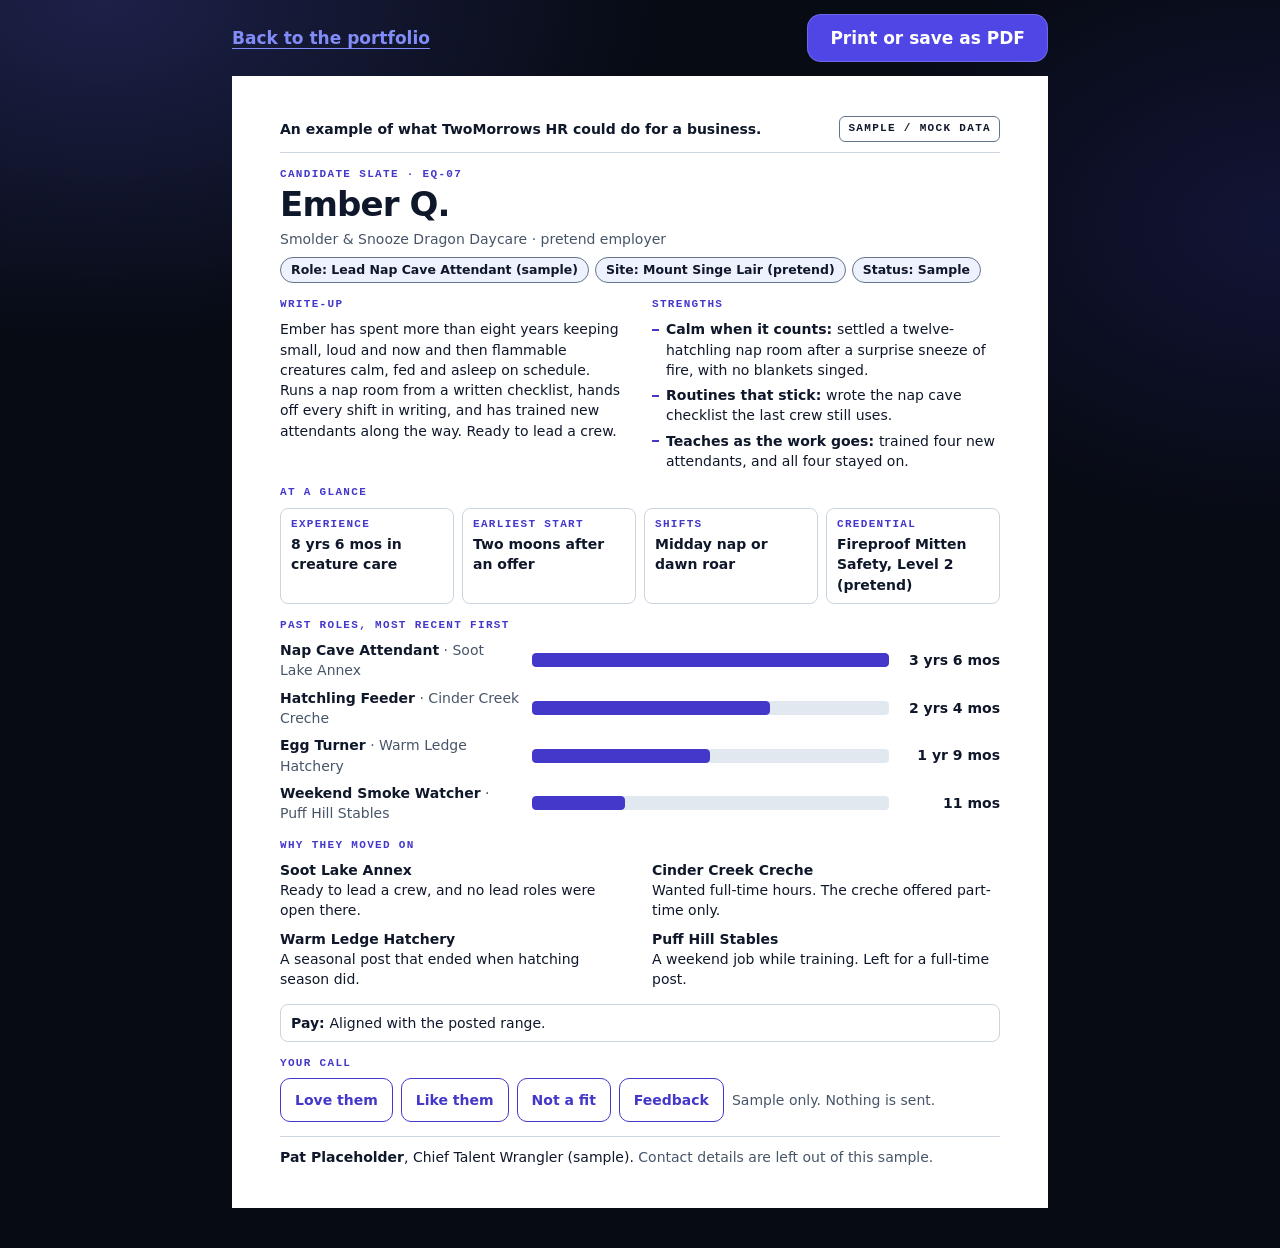
<file: examples/slate.html>
<!doctype html>
<html lang="en">
<head>
<meta charset="utf-8">
<meta name="viewport" content="width=device-width,initial-scale=1">
<meta http-equiv="Content-Security-Policy" content="default-src 'none'; style-src 'unsafe-inline'; script-src 'unsafe-inline'; base-uri 'none'; form-action 'none'">
<title>Example candidate slate | Lead Nap Cave Attendant (sample)</title>
<meta name="description" content="Example one-page candidate slate for a pretend role at a pretend dragon daycare. Mock data only.">
<style>
/* Example page. Tokens copied from the portfolio stylesheet so the page shares the site's look.
   Dark site backdrop, light letter-size sheet. Sheet sizes are in px so screen and print match.
   No fixed or sticky layers. Nothing animates. */
:root{
 --bg:#070B14;--ink:#F1F5F9;--indigo-text:#818CF8;--cta:#4F46E5;--cyan:#22D3EE;
 --paper:#FFFFFF;--pi:#0F172A;--pm:#475569;--pb:#64748B;--pl:#CBD5E1;--acc:#4338CA;--tint:#EEF2FF;
 --sans:ui-sans-serif,system-ui,-apple-system,"Segoe UI",Roboto,"Helvetica Neue",Arial,sans-serif;
 --mono:ui-monospace,SFMono-Regular,Menlo,Consolas,"Liberation Mono",monospace;
}
*,*::before,*::after{box-sizing:border-box}
html{-webkit-text-size-adjust:100%}
body{margin:0;color:var(--ink);font:400 1.0625rem/1.55 var(--sans);background-color:var(--bg);
 background-image:radial-gradient(56rem 34rem at 8% 0,rgba(99,102,241,.24),transparent 62%),radial-gradient(44rem 30rem at 100% 18%,rgba(79,70,229,.16),transparent 62%);
 background-repeat:no-repeat}
h1,h2,p,ul,dl,dd{margin:0}
ul{padding:0;list-style:none}
button{font:inherit;color:inherit}
:focus-visible{outline:3px solid var(--cyan);outline-offset:3px;border-radius:8px}
.sheet :focus-visible{outline-color:var(--acc)}
.wrap{max-width:calc(8.5in + 40px);margin-inline:auto;padding:14px clamp(10px,3vw,20px) 40px}
.top{display:flex;flex-wrap:wrap;align-items:center;justify-content:space-between;gap:10px;margin-bottom:14px}
.textlink{display:inline-flex;align-items:center;min-height:44px;color:var(--indigo-text);font-weight:700;text-decoration:underline;text-underline-offset:4px}
.btn{display:inline-flex;align-items:center;justify-content:center;min-height:48px;padding:0 22px;border-radius:14px;background:var(--cta);color:#fff;font-weight:700;border:1px solid rgba(255,255,255,.18);cursor:pointer}

.sheet{display:grid;gap:14px;align-content:start;margin-inline:auto;background:var(--paper);color:var(--pi);padding:16px;font-size:14px;line-height:1.45;
 -webkit-print-color-adjust:exact;print-color-adjust:exact}
@media (min-width:880px){.sheet{width:8.5in;min-height:11in;padding:40px 48px}}
.cap{display:flex;flex-wrap:wrap;align-items:center;justify-content:space-between;gap:6px 12px;padding-bottom:10px;border-bottom:1px solid var(--pl);font-weight:600}
.mock{padding:3px 8px;border:1px solid var(--pb);border-radius:6px;font:600 11px/1.6 var(--mono);letter-spacing:.12em}
.mast{display:grid;gap:6px}
.kicker,.sheet h2,.facts dt{font:600 11px/1.3 var(--mono);letter-spacing:.12em;text-transform:uppercase;color:var(--acc)}
.sheet h1{font-size:34px;line-height:1.05;letter-spacing:-.025em;font-weight:800}
.chips{display:flex;flex-wrap:wrap;gap:6px;margin-top:2px}
.chips li{padding:3px 10px;background:var(--tint);border:1px solid var(--pb);border-radius:999px;font-size:12.5px;font-weight:600}
.blk{display:grid;gap:8px;align-content:start}
.two{display:grid;grid-template-columns:1fr 1fr;gap:14px 24px}
.str{display:grid;gap:5px}
.str li{padding-left:14px;background:linear-gradient(var(--acc),var(--acc)) 0 .68em/7px 2px no-repeat}
.facts{display:grid;grid-template-columns:repeat(4,1fr);gap:8px}
.facts>div{padding:8px 10px;border:1px solid var(--pl);border-radius:8px}
.facts dt{margin-bottom:3px}
.facts dd{font-weight:600}
.time{display:grid;gap:7px}
.trow{display:grid;grid-template-columns:15rem 1fr 6.2rem;gap:4px 12px;align-items:center}
.trow span{color:var(--pm)}
.track{height:14px;background:#E2E8F0;border-radius:4px}
.bar{display:block;height:100%;background:var(--acc);border:1px solid var(--acc);border-radius:4px}
.dur{text-align:right;font-weight:700;font-variant-numeric:tabular-nums}
.qa{display:grid;grid-template-columns:1fr 1fr;gap:8px 24px}
.qa dt{font-weight:700}
.pay{padding:8px 10px;border:1px solid var(--pl);border-radius:8px}
.call{display:flex;flex-wrap:wrap;align-items:center;gap:8px}
.call button{min-height:44px;padding:0 14px;background:var(--paper);border:1px solid var(--acc);border-radius:10px;color:var(--acc);font-weight:700;cursor:pointer}
.say{flex:1 1 12rem;color:var(--pm)}
.rec{padding-top:10px;border-top:1px solid var(--pl)}
.rec span,.fine{color:var(--pm)}
@media (max-width:600px){
 .two,.qa{grid-template-columns:1fr}
 .facts{grid-template-columns:1fr 1fr}
 .trow{grid-template-columns:1fr 5.6rem}
 .trow>div:first-child{grid-column:1/-1}
}
@media print{
 @page{size:letter;margin:0}
 body{background:#fff}
 .top{display:none}
 .wrap{max-width:none;padding:0}
 /* Print fit: spacing only, type stays the same size. Small labels go up to 12px (9pt), the print floor. */
 .sheet{width:8.5in;height:11in;min-height:0;margin:0;padding:32px 48px;gap:9px;overflow:hidden}
 .blk{gap:6px}
 .time{gap:5px}
 .call button{min-height:36px}
 .rec{padding-top:8px}
 .kicker,.sheet h2,.facts dt,.mock{font-size:12px}
}
</style>
</head>
<body>
<div class="wrap">
 <div class="top">
  <a class="textlink" href="../">Back to the portfolio</a>
  <button type="button" class="btn" id="print">Print or save as PDF</button>
 </div>
 <main class="sheet" id="sheet">
  <noscript><p>This example slate is drawn by a small script on this page. Turn on JavaScript to view it. SAMPLE / MOCK DATA.</p></noscript>
 </main>
</div>
<script>
'use strict';
/* ===== SLATE DATA: START =====
   The one source for everything shown on the slate. Batch B (s10) reuses this block as is.
   Every name, place, role and credential is invented. No contact values. No pay figures.
   months = length of the stint; bar width = months / longest stint. */
const SLATE = {
  caption: 'An example of what TwoMorrows HR could do for a business.',
  mock: 'SAMPLE / MOCK DATA',
  masthead: 'Candidate slate',
  eyebrow: 'Smolder & Snooze Dragon Daycare · pretend employer',
  code: 'EQ-07',
  name: 'Ember Q.',
  chips: [['Role', 'Lead Nap Cave Attendant (sample)'], ['Site', 'Mount Singe Lair (pretend)'], ['Status', 'Sample']],
  writeup: 'Ember has spent more than eight years keeping small, loud and now and then flammable creatures calm, fed and asleep on schedule. Runs a nap room from a written checklist, hands off every shift in writing, and has trained new attendants along the way. Ready to lead a crew.',
  strengths: [
    ['Calm when it counts', 'settled a twelve-hatchling nap room after a surprise sneeze of fire, with no blankets singed.'],
    ['Routines that stick', 'wrote the nap cave checklist the last crew still uses.'],
    ['Teaches as the work goes', 'trained four new attendants, and all four stayed on.'],
  ],
  facts: [
    ['Experience', '8 yrs 6 mos in creature care'],
    ['Earliest start', 'Two moons after an offer'],
    ['Shifts', 'Midday nap or dawn roar'],
    ['Credential', 'Fireproof Mitten Safety, Level 2 (pretend)'],
  ],
  roles: [
    { role: 'Nap Cave Attendant', place: 'Soot Lake Annex', months: 42, why: 'Ready to lead a crew, and no lead roles were open there.' },
    { role: 'Hatchling Feeder', place: 'Cinder Creek Creche', months: 28, why: 'Wanted full-time hours. The creche offered part-time only.' },
    { role: 'Egg Turner', place: 'Warm Ledge Hatchery', months: 21, why: 'A seasonal post that ended when hatching season did.' },
    { role: 'Weekend Smoke Watcher', place: 'Puff Hill Stables', months: 11, why: 'A weekend job while training. Left for a full-time post.' },
  ],
  pay: 'Aligned with the posted range.',
  calls: ['Love them', 'Like them', 'Not a fit', 'Feedback'],
  callIdle: 'Sample only. Nothing is sent.',
  recruiter: { name: 'Pat Placeholder', title: 'Chief Talent Wrangler (sample)', note: 'Contact details are left out of this sample.' },
};
/* ===== SLATE DATA: END ===== */

// No storage, no network. Draws the sheet once from SLATE; nothing animates.
(function () {
  function h(tag, props) {
    const e = document.createElement(tag);
    for (const k in props || {}) {
      if (k === 'text') e.textContent = props[k]; else e.setAttribute(k, props[k]);
    }
    for (let i = 2; i < arguments.length; i++) [].concat(arguments[i]).forEach(function (c) { if (c != null) e.append(c); });
    return e;
  }
  const dur = function (m) {
    const y = Math.floor(m / 12), r = m % 12;
    return [y ? y + (y === 1 ? ' yr' : ' yrs') : '', r ? r + (r === 1 ? ' mo' : ' mos') : ''].filter(Boolean).join(' ');
  };
  const blk = function (id, title) {
    return h('section', { class: 'blk', 'aria-labelledby': id }, h('h2', { id: id, text: title }), [].slice.call(arguments, 2));
  };
  const D = SLATE, longest = Math.max.apply(null, D.roles.map(function (r) { return r.months; }));
  const say = h('p', { class: 'say', role: 'status', text: D.callIdle });

  document.getElementById('sheet').replaceChildren(
    h('div', { class: 'cap' }, h('p', { text: D.caption }), h('p', { class: 'mock', text: D.mock })),
    h('header', { class: 'mast' },
      h('p', { class: 'kicker', text: D.masthead + ' · ' + D.code }),
      h('h1', { text: D.name }),
      h('p', { class: 'fine', text: D.eyebrow }),
      h('ul', { class: 'chips' }, D.chips.map(function (c) { return h('li', { text: c[0] + ': ' + c[1] }); }))),
    h('div', { class: 'two' },
      blk('s-w', 'Write-up', h('p', { text: D.writeup })),
      blk('s-s', 'Strengths', h('ul', { class: 'str' }, D.strengths.map(function (s) {
        return h('li', null, h('b', { text: s[0] + ': ' }), s[1]);
      })))),
    blk('s-f', 'At a glance', h('dl', { class: 'facts' }, D.facts.map(function (f) {
      return h('div', null, h('dt', { text: f[0] }), h('dd', { text: f[1] }));
    }))),
    blk('s-t', 'Past roles, most recent first', h('ul', { class: 'time' }, D.roles.map(function (r) {
      // Bar width = this stint / the longest stint, to one decimal of a percent.
      const w = Math.round(r.months / longest * 1000) / 10;
      return h('li', { class: 'trow' },
        h('div', null, h('b', { text: r.role }), h('span', { text: ' · ' + r.place })),
        h('div', { class: 'track', 'aria-hidden': 'true' }, h('i', { class: 'bar', style: 'width:' + w + '%' })),
        h('div', { class: 'dur', text: dur(r.months) }));
    }))),
    blk('s-q', 'Why they moved on', h('dl', { class: 'qa' }, D.roles.map(function (r) {
      return h('div', null, h('dt', { text: r.place }), h('dd', { text: r.why }));
    }))),
    h('p', { class: 'pay' }, h('b', { text: 'Pay: ' }), D.pay),
    blk('s-c', 'Your call', h('div', { class: 'call' }, D.calls.map(function (c) {
      const b = h('button', { type: 'button', text: c });
      b.addEventListener('click', function () { say.textContent = "Sample: would send '" + D.code + ' - ' + c + "'"; });
      return b;
    }), say)),
    h('p', { class: 'rec' }, h('b', { text: D.recruiter.name }), ', ' + D.recruiter.title + '. ', h('span', { text: D.recruiter.note })));

  document.getElementById('print').addEventListener('click', function () { window.print(); });
})();
</script>
</body>
</html>
</file>
<file: styles.css>
/* Undrae Morrow portfolio. Deep Navy Indigo Glass.
   Rules this file keeps:
   - Solid surfaces are the default. Glass is an enhancement inside @supports only.
   - All text sits on opaque plates. Glass is the frame band around plates.
   - No fixed or sticky positioning. No overlays. Motion is transform and opacity only. */

:root{
  --bg:#070B14; --bg2:#0A0F1E; --solid:#0F172A; --chip:#1E293B;
  --ink:#F1F5F9; --muted:#A8B3CF;
  --indigo:#6366F1; --indigo-text:#818CF8; --cta:#4F46E5; --cyan:#22D3EE;
  --line:rgba(255,255,255,.12); --line2:rgba(255,255,255,.08);
  --r-frame:26px; --r-plate:17px; --gap:12px;
  --sans:ui-sans-serif,system-ui,-apple-system,"Segoe UI",Roboto,"Helvetica Neue",Arial,sans-serif;
  --mono:ui-monospace,SFMono-Regular,Menlo,Consolas,"Liberation Mono",monospace;
  --ease:cubic-bezier(.2,.7,.2,1);
  --zx:50%; --zy:50%;
}

*,*::before,*::after{box-sizing:border-box}
html{-webkit-text-size-adjust:100%;color-scheme:dark}
body{
  margin:0;color:var(--ink);font:400 1.0625rem/1.6 var(--sans);
  background-color:var(--bg);
  background-image:
    radial-gradient(56rem 34rem at 8% 0,rgba(99,102,241,.24),transparent 62%),
    radial-gradient(44rem 30rem at 100% 18%,rgba(79,70,229,.16),transparent 62%),
    radial-gradient(52rem 34rem at 0 46%,rgba(99,102,241,.13),transparent 62%),
    radial-gradient(48rem 32rem at 100% 72%,rgba(79,70,229,.15),transparent 62%),
    radial-gradient(50rem 30rem at 30% 100%,rgba(99,102,241,.16),transparent 62%);
  background-repeat:no-repeat;
}
h1,h2,h3,p,ul,ol,dl,dd,figure{margin:0}
ul,ol{padding:0;list-style:none}
h1,h2,h3{line-height:1.08;letter-spacing:-.025em;font-weight:800;text-wrap:balance}
h1{font-size:clamp(2.1rem,6.4vw,4.3rem)}
h2{font-size:clamp(1.7rem,4.4vw,2.9rem)}
h3{font-size:1.2rem;letter-spacing:-.015em}
a{color:inherit}
button{font:inherit;color:inherit}
:focus-visible{outline:3px solid var(--cyan);outline-offset:3px;border-radius:8px}
[tabindex="-1"]:focus{outline:none}

.wrap{max-width:1120px;margin-inline:auto;padding-inline:clamp(14px,4vw,24px)}
section{margin-top:clamp(72px,11vw,128px);scroll-margin-top:20px}
.hero{margin-top:clamp(20px,4vw,44px)}
.paths{margin-top:clamp(40px,6vw,64px)}

/* Skip link: lives in flow, opens in flow on focus, covers nothing */
.skip{display:block;height:0;overflow:hidden;text-align:center;font-weight:700;background:var(--solid)}
.skip:focus{height:auto;padding:14px;outline-offset:-3px}

/* Header: in flow, never sticky */
.top{display:flex;align-items:center;justify-content:space-between;gap:16px;padding-block:14px}
.brand{display:inline-flex;align-items:center;gap:10px;min-height:44px;font-weight:800;letter-spacing:-.01em;text-decoration:none}
.mono{width:36px;height:36px;flex:none;display:block}
.nav{display:flex;flex-wrap:wrap;gap:2px}
.nav a{display:inline-flex;align-items:center;min-height:44px;padding:0 12px;border-radius:10px;color:var(--muted);font-size:.94rem;font-weight:600;text-decoration:none;transition:transform .15s var(--ease)}
.nav a:hover{color:var(--ink);transform:translateY(-1px)}
.nav a:active{transform:scale(.96)}
@media (max-width:760px){.nav{display:none}}

/* ---------- Glass frame and opaque plate ---------- */
.glass{
  position:relative;isolation:isolate;overflow:hidden;
  padding:var(--gap);border-radius:var(--r-frame);
  background:var(--solid);border:1px solid var(--line);
  box-shadow:inset 0 1px 0 rgba(255,255,255,.14),0 28px 60px -34px rgba(0,0,0,.85);
}
@supports ((backdrop-filter:blur(1px)) or (-webkit-backdrop-filter:blur(1px))){
  @media (min-width:480px){
    .glass{background:rgba(15,23,42,.8);-webkit-backdrop-filter:blur(14px) saturate(150%);backdrop-filter:blur(14px) saturate(150%)}
  }
}
@media (prefers-contrast:more){
  .glass{background:var(--solid);-webkit-backdrop-filter:none;backdrop-filter:none;border-color:rgba(255,255,255,.5)}
  .plate{border-color:rgba(255,255,255,.4)}
}
/* Edge light: lives in the frame band, behind the plates, never on data */
.edge::before{
  content:"";position:absolute;inset:0;z-index:-1;pointer-events:none;opacity:.55;
  background:linear-gradient(135deg,rgba(129,140,248,.75),transparent 34%,transparent 66%,rgba(99,102,241,.6));
}
.plate{background:var(--solid);border:1px solid var(--line2);border-radius:var(--r-plate);padding:clamp(16px,3vw,26px)}

/* ---------- Type helpers ---------- */
.kicker{font:600 .78rem/1.3 var(--mono);letter-spacing:.14em;text-transform:uppercase;color:var(--indigo-text)}
.mini-head{font-size:1rem;letter-spacing:0;font-weight:600;color:var(--muted);margin-bottom:12px}
.sec-head{display:grid;gap:10px;margin-bottom:22px;max-width:46rem}
.sec-sub,.lede{color:var(--muted);font-size:1.1rem}
.hl{color:var(--cyan)}
.textlink{display:inline-flex;align-items:center;min-height:44px;color:var(--indigo-text);font-weight:700;text-decoration:underline;text-underline-offset:4px;transition:transform .15s var(--ease)}
.textlink:hover{transform:translateX(2px)}
.textlink:active{transform:scale(.97)}
.note{color:var(--muted);font-size:.98rem}

/* ---------- Buttons ---------- */
.btn{
  display:inline-flex;align-items:center;justify-content:center;min-height:52px;padding:0 26px;
  border-radius:14px;background:var(--cta);color:#fff;font-weight:700;font-size:1.06rem;text-decoration:none;
  border:1px solid rgba(255,255,255,.18);box-shadow:0 12px 30px -14px rgba(79,70,229,.9);
  transition:transform .16s var(--ease);
}
.btn:hover{transform:translateY(-2px)}
.btn:active{transform:scale(.97)}
.ghost{
  display:inline-flex;align-items:center;justify-content:center;min-height:44px;padding:0 14px;cursor:pointer;
  border-radius:12px;background:var(--bg2);border:1px solid var(--line);color:var(--ink);font-weight:600;font-size:.95rem;
  transition:transform .15s var(--ease);
}
.ghost:hover{transform:translateY(-1px)}
.ghost:active{transform:scale(.96)}

/* ---------- Hero ---------- */
.hero-plate,.contact-plate{display:grid;gap:18px;justify-items:start;padding:clamp(22px,5vw,56px)}
.hero-plate .lede{max-width:38rem}
.proof{display:flex;align-items:center;gap:10px;font-weight:600;font-size:.98rem}
.dot{width:9px;height:9px;border-radius:50%;background:var(--cyan);flex:none}

/* ---------- Path band ---------- */
.path-frame{display:grid;grid-template-columns:1fr 1fr;gap:var(--gap)}
.path{display:grid;gap:8px;text-decoration:none;transition:transform .2s var(--ease)}
.path:hover{transform:translateY(-3px)}
.path:active{transform:scale(.98)}
.path-q{font-size:clamp(1.25rem,2.6vw,1.6rem);font-weight:800;letter-spacing:-.02em;line-height:1.15}
.path-d{color:var(--muted)}
.path-go{color:var(--indigo-text);font-weight:700}
@media (max-width:640px){.path-frame{grid-template-columns:1fr}}

/* ---------- Showcase ---------- */
.sc-stage{overflow:clip;border-radius:var(--r-frame)}
.sc-frame{display:grid;gap:var(--gap);scroll-margin-top:16px}
.sc-bar{display:flex;flex-wrap:wrap;align-items:center;justify-content:space-between;gap:10px;padding:10px 12px}
.sc-bar[hidden]{display:none}
.sc-status{color:var(--muted);font-size:.95rem;flex:1 1 12rem}
.sc-step{display:flex;gap:8px}
.sc-grid{display:grid;grid-template-columns:repeat(auto-fit,minmax(min(100%,230px),1fr));gap:var(--gap)}
.tile{
  display:grid;gap:8px;align-content:start;text-align:left;cursor:pointer;min-height:168px;
  transition:transform .2s var(--ease);
}
.tile:hover{transform:translateY(-3px)}
.tile:active{transform:scale(.97)}
.tile-n{font:600 .85rem var(--mono);color:var(--indigo-text);letter-spacing:.1em}
.tile-t{font-size:1.2rem;font-weight:800;letter-spacing:-.015em;line-height:1.15}
.tile-d{color:var(--muted);font-size:.98rem}
.badge{justify-self:start;margin-top:4px;padding:5px 10px;border-radius:999px;background:var(--cta);color:#fff;font-size:.8rem;font-weight:700}
.badge.quiet{background:var(--chip);color:var(--ink)}
.sc-item{display:grid;gap:18px}
.js .sc-item:not(.open){display:none}
.js .sc-grid.closed{display:none}
html:not(.js) .sc-grid{display:none}
.mock{justify-self:start;padding:6px 10px;border-radius:8px;background:var(--chip);border:1px solid var(--line);font:600 .76rem var(--mono);letter-spacing:.12em}
.sc-item h3{font-size:clamp(1.5rem,3.6vw,2.1rem)}
.caption{font-weight:600}
.facts{display:grid;grid-template-columns:1fr 1fr;gap:var(--gap)}
.facts>div{background:var(--bg2);border:1px solid var(--line2);border-radius:12px;padding:14px}
.facts dt{font:600 .74rem var(--mono);letter-spacing:.12em;text-transform:uppercase;color:var(--indigo-text);margin-bottom:6px}
@media (max-width:640px){.facts{grid-template-columns:1fr}}
.demo{background:var(--bg2);border:1px solid var(--line);border-radius:14px;padding:clamp(12px,2.5vw,20px);min-height:260px}
.demo-wait{color:var(--muted)}
.vidfig{display:grid;gap:8px}
.vidfig figcaption{color:var(--muted);font-size:.92rem}
/* Video poster drawn in CSS: shows until a video file is supplied and played */
.vid{
  display:block;width:100%;aspect-ratio:16/9;border-radius:12px;border:1px solid var(--line);background-color:var(--bg2);
  background-image:
    radial-gradient(40% 60% at 20% 20%,rgba(99,102,241,.5),transparent 70%),
    radial-gradient(45% 60% at 85% 90%,rgba(79,70,229,.4),transparent 70%),
    linear-gradient(135deg,rgba(255,255,255,.06) 0 25%,transparent 25% 50%,rgba(255,255,255,.04) 50% 75%,transparent 75%);
}

.vid-empty{display:grid;place-items:center;padding:1rem}
.vid-empty p{color:var(--muted);font-size:.95rem}

/* ---------- Toolkit ---------- */
.tool-frame{display:grid;grid-template-columns:1fr 1fr;gap:var(--gap)}
@media (max-width:820px){.tool-frame{grid-template-columns:1fr}}
.tool{display:grid;gap:14px;align-content:start}
.tools{display:grid;gap:12px}
.tools>div{padding-top:12px;border-top:1px solid var(--line2)}
.tools dt{font-weight:700}
.tools dd{color:var(--muted);font-size:.98rem}
.tools dd a{color:var(--indigo-text);font-weight:600;text-underline-offset:3px;display:inline-block;padding-block:11px}

/* ---------- Work history ---------- */
.jobs{display:grid;gap:var(--gap)}
.job{display:grid;grid-template-columns:11rem 1fr;gap:18px}
.job-when{font:600 .85rem var(--mono);color:var(--muted);letter-spacing:.04em;padding-top:4px}
.job-role{color:var(--indigo-text);font-weight:700;margin:4px 0 10px}
.job ul{display:grid;gap:6px;color:var(--muted)}
.job li{padding-left:16px;background:linear-gradient(var(--indigo),var(--indigo)) 0 .72em/7px 2px no-repeat}
@media (max-width:640px){.job{grid-template-columns:1fr;gap:6px}}
.creds,.svc{display:grid;grid-template-columns:repeat(auto-fit,minmax(min(100%,240px),1fr));gap:var(--gap);margin-top:var(--gap)}
.svc{margin-top:0}
.creds p,.svc p{color:var(--muted);margin-top:6px}
.path-cta{margin-top:18px}

/* ---------- Resources ---------- */
.res-frame{display:grid;grid-template-columns:repeat(auto-fit,minmax(min(100%,240px),1fr));gap:var(--gap)}
.res{display:grid;gap:8px;align-content:start;justify-items:start}
.res p{color:var(--muted)}
.res-meta{font:600 .8rem var(--mono);letter-spacing:.08em}

/* ---------- Contact ---------- */
.contact-list{display:grid;gap:4px;width:100%;margin-top:6px;padding-top:14px;border-top:1px solid var(--line2)}
.contact-list li{display:flex;flex-wrap:wrap;align-items:center;gap:6px 14px;min-height:44px}
.c-label{font:600 .76rem var(--mono);letter-spacing:.12em;text-transform:uppercase;color:var(--muted);width:5.5rem}
.copy-status{color:var(--muted);font-size:.92rem}
.foot{margin-top:64px;padding-block:26px 40px;border-top:1px solid var(--line2);color:var(--muted);font-size:.9rem}
.foot .views{margin-top:6px;font-size:.82rem}
.foot .views b{color:var(--ink);font-weight:600;font-variant-numeric:tabular-nums}

/* ---------- S1 sourcing command center ---------- */
.cc{display:grid;gap:14px}
.cc-top{display:flex;flex-wrap:wrap;align-items:center;justify-content:space-between;gap:10px}
.cc-title{font-weight:800;font-size:1.1rem}
.seg,.cc-filters{display:flex;flex-wrap:wrap;gap:8px}
.tog{min-height:44px;padding:0 14px;border-radius:999px;border:1px solid var(--line);background:var(--solid);color:var(--muted);font-weight:600;font-size:.92rem;cursor:pointer;transition:transform .15s var(--ease)}
.tog:active{transform:scale(.95)}
.tog[aria-pressed="true"]{background:var(--chip);color:var(--ink);border-color:var(--indigo)}
.tog[aria-pressed="true"]::before{content:"\2713\00a0"}
.cc-kpis{display:grid;grid-template-columns:repeat(auto-fit,minmax(min(100%,130px),1fr));gap:8px}
.kpi{background:var(--solid);border:1px solid var(--line2);border-radius:12px;padding:12px}
.kpi small{display:block;font:600 .7rem var(--mono);letter-spacing:.1em;text-transform:uppercase;color:var(--muted)}
.kpi b{font-size:1.45rem;font-variant-numeric:tabular-nums;letter-spacing:-.02em}
.cc-funnel{display:grid;gap:4px;background:var(--solid);border:1px solid var(--line2);border-radius:12px;padding:10px}
.cc-row{display:grid;grid-template-columns:5.6rem 1fr 3rem;gap:10px;align-items:center;min-height:44px;width:100%;padding:4px 8px;text-align:left;cursor:pointer;background:none;border:1px solid transparent;border-radius:10px;font-size:.95rem;transition:transform .15s var(--ease)}
.cc-row:active{transform:scale(.99)}
.cc-row[aria-pressed="true"]{border-color:var(--indigo-text);background:var(--bg2)}
.cc-track{height:18px;background:var(--bg2);border:1px solid var(--line2);border-radius:6px;overflow:hidden}
.cc-bar{display:block;height:100%;background:var(--indigo);border-radius:5px}
.cc-row[aria-pressed="true"] .cc-bar{background:var(--indigo-text)}
.cc-count{text-align:right;font-weight:700;font-variant-numeric:tabular-nums}
.cc-detail,.cc-msg{color:var(--muted);font-size:.96rem;min-height:1.6em}

/* ---------- S3 racing slice ---------- */
.race{display:grid;gap:12px;justify-items:center;text-align:center}
.race-hud{display:flex;flex-wrap:wrap;justify-content:center;gap:8px}
.race-hud span{background:var(--solid);border:1px solid var(--line2);border-radius:10px;padding:8px 12px;font-weight:700;font-variant-numeric:tabular-nums;min-width:6.4rem}
.race canvas{display:block;width:100%;max-width:360px;aspect-ratio:3/4;border-radius:14px;border:1px solid var(--line);background:var(--bg);touch-action:manipulation}
.race-pad{display:flex;gap:10px;justify-content:center;flex-wrap:wrap}
.race-pad .ghost{min-width:64px;min-height:56px;font-size:1.05rem;touch-action:manipulation}
.race-pad .go{background:var(--cta);border-color:rgba(255,255,255,.18);color:#fff;font-weight:700;padding:0 22px}
.race-status{min-height:3.2em;max-width:30rem}
.race-help{color:var(--muted);font-size:.92rem;max-width:30rem}

/* ---------- S5 mock candidate page ---------- */
.cp{display:grid;grid-template-columns:minmax(0,1fr);gap:12px;font-variant-numeric:tabular-nums;overflow-wrap:anywhere}
.cp-toc,.cp-cta{display:flex;flex-wrap:wrap;align-items:center;gap:8px}
.cp-jump,.cp-btn{min-height:44px;padding:0 14px;border-radius:12px;border:1px solid var(--line);background:var(--solid);color:var(--ink);font-weight:600;font-size:.92rem;cursor:pointer}
.cp-btn{background:var(--chip);border-color:var(--indigo-text)}
.cp-note{flex:1 1 min(12rem,100%);min-height:1.6em;color:var(--muted);font-size:.95rem}
.cp-sec{background:var(--solid);border:1px solid var(--line2);border-radius:12px}
.cp-sec h4{font-size:1.1rem;letter-spacing:-.01em}
.cp-tog{display:flex;align-items:center;justify-content:space-between;gap:12px;width:100%;min-height:52px;padding:8px 16px;text-align:left;font-weight:800;cursor:pointer;background:none;border:0;border-radius:12px}
.cp-tog::after{content:"+";flex:none;font:600 1.3rem var(--mono);color:var(--indigo-text)}
.cp-tog[aria-expanded="true"]::after{content:"\2212"}
.cp-panel{display:grid;grid-template-columns:minmax(0,1fr);gap:10px;align-content:start;padding:4px 16px 16px}
.cp-panel[hidden]{display:none}
.cp-panel p,.cp-panel li,.cp-panel dd{color:var(--muted)}
.cp-panel h5{margin-top:6px;font:600 .74rem var(--mono);letter-spacing:.1em;text-transform:uppercase;color:var(--indigo-text)}
.cp-panel ul,.cp-panel ol{display:grid;gap:8px}
.cp-panel b{color:var(--ink);font-weight:700}
.cp-panel .cp-name{color:var(--ink);font-size:1.35rem;font-weight:800;letter-spacing:-.015em;line-height:1.2}
.cp-pay{display:grid;gap:4px;padding:14px;background:var(--bg2);border:1px solid var(--indigo-text);border-radius:12px}
.cp-pay b{font-size:1.45rem;letter-spacing:-.02em;line-height:1.2}
.cp-facts{display:grid;grid-template-columns:repeat(auto-fit,minmax(min(100%,11rem),1fr));gap:8px}
.cp-facts>div,.cp-math li,.cp-ladder li{padding:10px 12px;background:var(--bg2);border:1px solid var(--line2);border-radius:10px}
.cp-facts dt{font:600 .7rem var(--mono);letter-spacing:.1em;text-transform:uppercase;color:var(--muted)}
.cp-panel .cp-facts dd{color:var(--ink);font-weight:600}
.cp-math li{overflow-wrap:anywhere}
.cp-ladder{counter-reset:r}
.cp-ladder li{display:grid;gap:2px;counter-increment:r}
.cp-ladder b::before{content:counter(r) ". "}
.cp-ladder .on{border-color:var(--indigo-text);background:var(--chip)}
.cp-steps{padding-left:1.4rem;list-style:decimal}
.cp-slot{display:grid;place-items:center;gap:10px;max-width:26rem;aspect-ratio:16/9;border-radius:12px;border:1px dashed var(--indigo-text);background:var(--bg2);text-align:center;padding:14px}
.cp-play{width:0;height:0;border-style:solid;border-width:16px 0 16px 26px;border-color:transparent transparent transparent var(--indigo-text)}

/* ---------- Motion ---------- */
@keyframes breathe{from{opacity:.4}to{opacity:.95}}
@keyframes zo{to{opacity:0;transform:scale(1.35)}}
@keyframes zi{from{opacity:0;transform:scale(.92)}}
@keyframes so{to{opacity:0;transform:scale(.8)}}
@keyframes si{from{opacity:0;transform:scale(1.2)}}
@keyframes jo{to{opacity:0;transform:scale(1.03)}}
@keyframes ji{from{opacity:0;transform:scale(.98)}}

@media (prefers-reduced-motion:no-preference){
  .edge::before{animation:breathe 7s ease-in-out infinite alternate}
  .js .reveal{opacity:0;transform:translateY(18px) scale(.985)}
  .js .reveal.in{opacity:1;transform:none;transition:opacity .3s var(--ease),transform .3s var(--ease)}

  /* View Transitions: showcase camera zoom. The stage group is clipped, old leaves before new arrives. */
  html.vt-zoomin #sc-frame,html.vt-zoomout #sc-frame{view-transition-name:sc-stage}
  html.vt-zoomin #rest,html.vt-zoomout #rest{view-transition-name:rest}
  html.vt-zoomin #foot,html.vt-zoomout #foot{view-transition-name:foot}
  ::view-transition-group(*){animation-duration:.42s;animation-timing-function:cubic-bezier(.2,.7,.2,1)}
  ::view-transition-group(sc-stage),::view-transition-image-pair(sc-stage){overflow:clip;border-radius:26px}
  html.vt-zoomin::view-transition-old(root),html.vt-zoomout::view-transition-old(root),
  ::view-transition-old(rest),::view-transition-old(foot){display:none}
  html.vt-zoomin::view-transition-new(root),html.vt-zoomout::view-transition-new(root),
  ::view-transition-new(rest),::view-transition-new(foot){animation:none;mix-blend-mode:normal}
  ::view-transition-old(sc-stage),::view-transition-new(sc-stage){transform-origin:var(--zx) var(--zy);mix-blend-mode:normal}
  html.vt-zoomin::view-transition-old(sc-stage){animation:zo .17s cubic-bezier(.4,0,1,1) both}
  html.vt-zoomin::view-transition-new(sc-stage){animation:zi .2s cubic-bezier(0,0,.2,1) .2s both}
  html.vt-zoomout::view-transition-old(sc-stage){animation:so .17s cubic-bezier(.4,0,1,1) both}
  html.vt-zoomout::view-transition-new(sc-stage){animation:si .2s cubic-bezier(0,0,.2,1) .2s both}
  /* Section jumps: one quick camera push for the whole page */
  html.vt-jump::view-transition-old(root){animation:jo .2s ease both}
  html.vt-jump::view-transition-new(root){animation:ji .3s ease both}
}
@media (prefers-reduced-motion:reduce){
  *,*::before,*::after{animation:none !important;transition:none !important}
}

@media (max-width:380px){
  :root{--gap:8px}
  body{font-size:1rem}
  .cc-row{grid-template-columns:4.9rem 1fr 2.6rem;gap:6px;padding:4px}
}

/* s5 deepen reserve */
.demo[data-demo="s5"]{--s5-h:186rem;min-width:0}
@media (min-width:600px){.demo[data-demo="s5"]{--s5-h:185rem}}
@media (min-width:900px){.demo[data-demo="s5"]{--s5-h:195rem}}

/* s8 footprint */
.js .demo[data-demo="s8"]{--fp-h:221rem}
@media (min-width:600px){.js .demo[data-demo="s8"]{--fp-h:179rem}}
@media (min-width:900px){.js .demo[data-demo="s8"]{--fp-h:128rem}}
@media (max-width:480px){.demo[data-demo="s8"]{padding:8px}}
.fp{display:grid;gap:14px;font-size:.95rem;font-variant-numeric:tabular-nums}
.fp h4{font-size:1.05rem;letter-spacing:0}
.fp h5{font:600 .74rem var(--mono);letter-spacing:.1em;text-transform:uppercase;color:var(--indigo-text)}
.fp-head{display:flex;flex-wrap:wrap;align-items:center;gap:6px 12px}
.fp-title{font-weight:800}
.fp-dim{color:var(--muted);font-size:.9rem}
.fp-sw{display:inline-block;width:.7rem;height:.7rem;margin-right:6px;border-radius:3px;background:var(--c)}
.fp-kpis{display:grid;grid-template-columns:repeat(auto-fit,minmax(min(100%,6.5rem),1fr));gap:8px}
.fp-kpi{background:var(--solid);border:1px solid var(--line2);border-radius:12px;padding:10px 12px}
.fp-kpi small{display:block;font:600 .7rem var(--mono);letter-spacing:.08em;text-transform:uppercase;color:var(--muted)}
.fp-kpi b{display:block;font-size:1.4rem;letter-spacing:-.02em}
.fp-ctl,.fp-col,.fp-lad,.fp-list{display:grid;gap:8px}
.fp-seg{display:flex;flex-wrap:wrap;gap:8px}
.fp-seg>span{width:100%;font:600 .74rem var(--mono);letter-spacing:.1em;text-transform:uppercase;color:var(--muted)}
.fp-tog{min-height:44px;padding:0 14px;border-radius:999px;border:1px solid var(--line);background:var(--solid);color:var(--muted);font-weight:600;font-size:.92rem;cursor:pointer}
.fp-tog[aria-pressed="true"]{background:var(--chip);color:var(--ink);border-color:var(--indigo-text)}
.fp-tog[aria-pressed="true"]::before{content:"\2713\00a0"}
.fp-live{min-height:4.8em;color:var(--muted)}
.fp-main{display:grid;gap:14px;align-items:start}
.fp-col{align-content:start}
.fp-read{display:flex;flex-wrap:wrap;align-content:center;gap:0 14px;height:4.8rem;overflow:hidden;padding:0 12px;background:var(--solid);border:1px solid var(--line2);border-radius:12px}
.fp-read span{color:var(--muted)}
@media (min-width:600px){.fp-live{min-height:3.2em}.fp-read{height:2.75rem}}
@media (min-width:900px){.fp-main{grid-template-columns:minmax(0,1fr) minmax(0,1fr)}}
.fp-map{display:block;width:100%;max-width:24rem;height:auto;margin-inline:auto;background:var(--bg);border:1px solid var(--line2);border-radius:12px;touch-action:manipulation}
.fp-hex{stroke:var(--bg);stroke-width:1;cursor:pointer;pointer-events:all;outline:none}
.fp-hex.z{stroke:var(--muted);stroke-dasharray:4 3}
.fp-hex[aria-pressed="true"]{stroke:var(--ink);stroke-width:3;stroke-dasharray:none}
.fp-hex:focus-visible{stroke:var(--cyan);stroke-width:3.5;stroke-dasharray:none}
.fp-lab{font:700 12px var(--sans);fill:#070B14;text-anchor:middle;pointer-events:none}
.fp-lab.z,.fp-lab.o{fill:var(--ink)}
.fp-lab.o{text-anchor:start}
.fp-lead{stroke:var(--ink);stroke-width:1.2}
.fp-mk{cursor:pointer;outline:none}
.fp-mk path{stroke:var(--bg);stroke-width:1}
.fp-ring{fill:none}
.fp-mk[aria-pressed="true"] .fp-ring{stroke:var(--ink);stroke-width:2}
.fp-mk:focus-visible .fp-ring{stroke:var(--cyan);stroke-width:2}
.fp-leg{display:flex;flex-wrap:wrap;gap:4px 12px;color:var(--muted);font-size:.85rem}
.fp-leg i{display:inline-block;width:1.4rem;height:.8rem;margin-right:5px;border-radius:3px;background:var(--c);vertical-align:-1px}
.fp-leg i.z{background:none;border:1px dashed var(--muted)}
.fp-det{display:grid;gap:8px;align-content:start;background:var(--solid);border:1px solid var(--line2);border-radius:12px;padding:14px}
.fp-big{font-size:1.3rem;font-weight:800}
.fp-list{gap:0}
.fp-list li{display:flex;flex-wrap:wrap;justify-content:space-between;gap:0 12px;padding:5px 0;border-top:1px solid var(--line2)}
.fp-lad{gap:4px}
.fp-row{display:grid;grid-template-columns:1.6rem 1fr auto;gap:3px 8px;align-items:center;width:100%;min-height:44px;padding:5px 10px;text-align:left;cursor:pointer;background:var(--solid);border:1px solid var(--line2);border-radius:10px}
.fp-row[aria-pressed="true"]{background:var(--chip);box-shadow:inset 0 0 0 2px var(--ink)}
.fp-rk{color:var(--muted)}
.fp-bar{grid-column:2/-1;display:flex;gap:2px;height:10px;background:var(--bg);border-radius:3px}
.fp-bar i{background:var(--c);border-radius:3px}
.fp-don{display:flex;flex-wrap:wrap;align-items:center;gap:14px}
.fp-don svg{flex:none;width:7.5rem;height:7.5rem}
.fp-don text{fill:var(--ink);font:800 16px var(--sans);text-anchor:middle}
.fp-don ul{flex:1 1 12rem}
/* s1 loop */
.demo[data-demo="s1"]{--s1-h:200rem}
@media (min-width:600px){.demo[data-demo="s1"]{--s1-h:150rem}}
@media (min-width:900px){.demo[data-demo="s1"]{--s1-h:116rem}}
.dl,.dl-body,.dl-box ol,.dl-box ul{display:grid;gap:10px}
.dl{margin-top:16px;font-size:.95rem}
.dl h4,.dl h5{margin:0}
.dl-dim{color:var(--muted)}
.dl-bar,.dl-ch{display:flex;flex-wrap:wrap;align-items:center;gap:8px}
.dl-badge{padding:2px 10px;border:2px solid var(--cyan);border-radius:999px;font:700 .76rem var(--mono)}
.dl-badge.stale{border:2px dashed #FCD34D}
.dl-live{min-height:1.6em;font-weight:600}
.dl-qs{display:grid;grid-template-columns:repeat(auto-fit,minmax(min(100%,15rem),1fr));gap:10px;align-items:start}
.dl-box{display:grid;gap:8px;min-width:0;padding:12px;background:var(--solid);border:1px solid var(--line2);border-radius:12px}
.dl-box h5{font:600 .74rem var(--mono);letter-spacing:.1em;text-transform:uppercase;color:var(--indigo-text)}
.dl-row{display:grid;gap:6px;padding-top:8px;border-top:1px solid var(--line2)}
.dl-top{padding:10px;background:var(--bg2);border:1px solid var(--indigo-text);border-radius:10px}
.dl-tag{margin-left:6px;padding:0 8px;background:var(--chip);border:1px solid var(--muted);border-radius:999px;font-size:.78rem;font-weight:700}
.dl select,.dl textarea{width:100%;min-height:44px;padding:6px;font:inherit;color:var(--ink);background:var(--bg);border:1px solid var(--indigo-text);border-radius:8px}
.dl [aria-disabled="true"]{color:var(--muted);border-style:dashed}
/* s7 agent demo */
.demo[data-demo="s7"]{--s7-h:100rem}
@media (min-width:600px){.demo[data-demo="s7"]{--s7-h:72rem}}
@media (min-width:900px){.demo[data-demo="s7"]{--s7-h:60rem}}
.ag{display:grid;gap:12px;font-size:.95rem}
.ag h5{margin:0;font:600 .74rem var(--mono);letter-spacing:.1em;text-transform:uppercase;color:var(--indigo-text)}
.ag-honest{justify-self:start;padding:6px 12px;background:var(--chip);border:1px solid var(--indigo-text);border-radius:10px;font-weight:700}
.ag-box{display:grid;gap:10px;align-content:start;min-width:0;padding:14px;background:var(--solid);border:1px solid var(--line2);border-radius:12px}
.ag-chips,.ag-row{display:flex;flex-wrap:wrap;align-items:center;gap:8px}
.ag-chips .tog{height:auto;padding:8px 14px;text-align:left;line-height:1.3}
.ag-slot{display:grid;gap:6px;max-width:20rem}
.ag-slot label{font-weight:600}
.ag select{width:100%;min-height:44px;padding:6px 10px;font:inherit;color:var(--ink);background:var(--bg);border:1px solid var(--indigo-text);border-radius:10px}
.ag .btn{min-height:44px;padding:0 20px;font-size:1rem}
.ag-step{flex:1 1 12rem;color:var(--muted);font-weight:600}
.ag [aria-disabled="true"]{background:var(--chip);color:var(--muted);border:1px dashed var(--muted);box-shadow:none;cursor:default}
.ag-track{display:grid;grid-template-columns:repeat(5,minmax(0,1fr));gap:6px;font-size:.85rem}
.ag-track li{display:grid;gap:2px;padding:6px 8px;background:var(--bg);border:1px solid var(--line2);border-radius:8px;color:var(--muted);overflow-wrap:anywhere}
.ag-track b{font:700 .8rem var(--mono)}
.ag-track span{font-size:.78rem}
.ag-track .done{color:var(--ink);border-color:var(--line)}
.ag-track .now{color:var(--ink);background:var(--chip);border:2px solid var(--indigo-text);padding:5px 7px}
.ag-live{min-height:3.2em;color:var(--ink)}
.ag-view{display:grid;gap:12px}
.ag-req{display:grid;gap:2px;font-size:1.05rem;font-weight:700}
.ag-k,.ag-facts dt{font:600 .7rem var(--mono);letter-spacing:.1em;text-transform:uppercase;color:var(--muted)}
.ag-plan{display:grid;gap:6px;padding-left:1.4rem;list-style:decimal}
.ag-route{display:grid;gap:8px}
.ag-route li{display:grid;grid-template-columns:auto 1fr;gap:2px 10px;align-items:baseline;padding:8px 10px;background:var(--bg2);border:1px solid var(--line2);border-radius:10px}
.ag-role{grid-row:span 2;align-self:center;padding:3px 10px;background:var(--chip);border:1px solid var(--indigo-text);border-radius:999px;font-size:.82rem;font-weight:700}
.ag-why{color:var(--muted)}
.ag-facts{display:grid;gap:8px}
.ag-facts>div{padding:10px 12px;background:var(--bg2);border:1px solid var(--line2);border-radius:10px}
.ag-prop{border-color:var(--indigo-text)}
.ag-res p{font-weight:700}
@media (max-width:480px){.ag-track{grid-template-columns:1fr}.ag-track li{grid-template-columns:auto auto 1fr;align-items:baseline}.ag-route li{grid-template-columns:1fr}.ag-role{grid-row:auto;justify-self:start}}
@media (min-width:900px){.ag-view{grid-template-columns:1fr 1fr}.ag-req,.ag-prop,.ag-res{grid-column:1/-1}}
/* s9 dashboards */
.demo[data-demo="s9"]{--s9-h:108rem}
@media (min-width:600px){.demo[data-demo="s9"]{--s9-h:58rem}}
@media (min-width:900px){.demo[data-demo="s9"]{--s9-h:52rem}}
.d9,.d9-panel,.kt-card,.kt-bars>div,.kt-list{display:grid;gap:10px}
.d9{font-size:.95rem}
.d9-tabs,.kt-row{display:flex;flex-wrap:wrap;align-items:center;gap:8px}
.d9-tab{min-height:44px;padding:0 14px;background:var(--solid);border:1px solid var(--line);border-radius:12px;color:var(--muted);font-weight:600;cursor:pointer}
.d9-tab[aria-selected="true"]{background:var(--chip);border-color:var(--indigo-text);color:var(--ink);box-shadow:inset 0 -3px 0 var(--indigo-text)}
.kt-kpis{display:grid;grid-template-columns:repeat(4,minmax(0,1fr));gap:8px}
@media (max-width:600px){.kt-kpis{grid-template-columns:repeat(2,minmax(0,1fr))}}
.kt-grid{display:grid;grid-template-columns:repeat(auto-fit,minmax(min(100%,18rem),1fr));gap:10px;align-items:start}
.kt-card{align-content:start;padding:12px;background:var(--solid);border:1px solid var(--line2);border-radius:12px}
.kt-card h5{margin:0;font:600 .74rem var(--mono);letter-spacing:.1em;text-transform:uppercase;color:var(--indigo-text)}
.kt-dim{display:block;color:var(--muted);font-size:.85rem}
.kt-board li,.kt-bars p{display:flex;flex-wrap:wrap;justify-content:space-between;align-items:center;gap:4px 10px}
.kt-board li{padding:6px 0;border-top:1px solid var(--line2)}
.kt-pill{padding:1px 9px;background:var(--bg2);border:2px solid var(--muted);border-radius:999px;font-size:.8rem;font-weight:700}
.kt-ok{border-color:#86EFAC}
.kt-go{border-color:#93C5FD}
.kt-warn{border-color:#FCD34D;border-style:dashed}
.kt-stop{border-color:#FCA5A5;border-style:dashed}
.kt-bars{gap:12px}
.kt-bars>div{gap:4px}
.kt-bars b{font-variant-numeric:tabular-nums}
.kt-over{outline:2px dashed #FCA5A5;outline-offset:1px}
.kt-tick{min-height:4.8em;font-weight:600}
.kt-row .kt-dim{display:inline}
.kt-ticker summary{display:flex;align-items:center;min-height:44px;cursor:pointer;color:var(--indigo-text);font-weight:600}
.kt-list{gap:4px;padding-left:1.1rem;list-style:disc;color:var(--muted)}
.kt-read{display:flex;align-items:center;height:2.75rem;padding:0 10px;overflow:hidden;background:var(--bg2);border:1px solid var(--line2);border-radius:8px;font-weight:600}
.kt-svg{display:block;width:100%;height:auto;background:var(--bg2);border-radius:8px}
.kt-base{stroke:var(--muted);stroke-width:1}
.kt-mark{fill:var(--indigo)}
.kt-line{fill:none;stroke:var(--indigo-text);stroke-width:2.5}
.kt-mark.on{fill:var(--indigo-text);stroke:var(--ink);stroke-width:2}
.kt-hit{fill:transparent;pointer-events:all;cursor:pointer;outline:none}
.kt-hit:focus-visible{stroke:var(--cyan);stroke-width:3}
.kt-axis{display:grid;text-align:center;font-size:.85rem}
.kt-axis span{display:block;color:var(--muted)}
/* s10 slate */
.demo[data-demo="s10"]{--s10-h:120rem}
@media (min-width:600px){.demo[data-demo="s10"]{--s10-h:84rem}}
@media (min-width:900px){.demo[data-demo="s10"]{--s10-h:64rem}}
.st{display:grid;gap:14px;font-size:.95rem}
.st h4{margin:0;font-size:1.7rem;letter-spacing:-.02em;line-height:1.1}
.st h5{margin:0;font:600 .74rem var(--mono);letter-spacing:.1em;text-transform:uppercase;color:var(--indigo-text)}
.st-mast,.st-blk{display:grid;gap:8px;align-content:start;min-width:0}
.st-k{font:600 .78rem var(--mono);letter-spacing:.12em;text-transform:uppercase;color:var(--indigo-text)}
.st-dim{color:var(--muted)}
.st-chips,.st-call{display:flex;flex-wrap:wrap;align-items:center;gap:8px}
.st-chips li{padding:3px 10px;background:var(--chip);border:1px solid var(--line);border-radius:999px;font-size:.85rem;font-weight:600}
.st-two,.st-qa{display:grid;grid-template-columns:1fr 1fr;gap:14px 24px}
.st-str{display:grid;gap:6px}
.st-str li{padding-left:16px;background:linear-gradient(var(--indigo),var(--indigo)) 0 .7em/7px 2px no-repeat}
.st-facts{display:grid;grid-template-columns:repeat(4,minmax(0,1fr));gap:8px}
.st-facts>div{padding:10px 12px;background:var(--solid);border:1px solid var(--line2);border-radius:10px}
.st-facts dt{font:600 .7rem var(--mono);letter-spacing:.1em;text-transform:uppercase;color:var(--muted);margin-bottom:4px}
.st-facts dd{font-weight:600}
.st-time{display:grid;gap:8px}
.st-time li{display:grid;grid-template-columns:minmax(0,15rem) 1fr 6.5rem;gap:4px 12px;align-items:center}
.st-track{display:block;height:14px;background:var(--bg);border:1px solid var(--line2);border-radius:5px}
.st-track i{display:block;height:100%;background:var(--indigo);border-radius:4px}
.st-dur{text-align:right;font-weight:700;font-variant-numeric:tabular-nums}
.st-qa dt{font-weight:700}
.st-qa dd{color:var(--muted)}
.st-pay{padding:10px 12px;background:var(--solid);border:1px solid var(--line2);border-radius:10px}
.st-say{flex:1 1 100%;min-height:1.6em;color:var(--muted)}
.st-rec{padding-top:10px;border-top:1px solid var(--line2)}
.transcript{color:var(--muted);font-size:.95rem}
@media (max-width:599px){.st-facts{grid-template-columns:1fr 1fr}.st-two,.st-qa{grid-template-columns:1fr}.st-time li{grid-template-columns:1fr 5.8rem}.st-time li>p:first-child{grid-column:1/-1}}
/* c1 why work with me */
.why-top{display:grid;grid-template-columns:minmax(0,3fr) minmax(0,2fr);gap:var(--gap);align-items:start}
@media (max-width:800px){.why-top{grid-template-columns:minmax(0,1fr)}}
.why-facts{display:grid;gap:var(--gap)}
.why-facts li{padding:14px;background:var(--bg2);border:1px solid var(--line2);border-radius:12px;font-weight:700}
.why-tx{margin-top:8px;color:var(--muted)}
.why-tx p+p{margin-top:8px}
.why-tx summary{display:flex;align-items:center;min-height:44px;cursor:pointer;color:var(--indigo-text);font-weight:600}
.why-pick{display:grid;gap:10px;margin-top:28px}
.why-pick[hidden],.why-tag[hidden]{display:none}
.why-q{font-weight:700}
.why-status{min-height:1.4em;color:var(--muted);font-size:.92rem}
.why-reasons{display:grid;grid-template-columns:repeat(auto-fit,minmax(min(100%,17rem),1fr));gap:var(--gap);margin-top:14px}
.why-card{display:grid;gap:8px;align-content:start}
.why-card p,.why-plan p{color:var(--muted)}
.why-card.hit{border-color:var(--indigo-text);box-shadow:inset 0 0 0 1px var(--indigo-text)}
.why-tag{font:600 .74rem var(--mono);letter-spacing:.1em;text-transform:uppercase;color:var(--indigo-text)}
.why-plan{display:grid;gap:8px;margin-top:28px}
.why-plan ol{display:grid;gap:14px;margin-top:6px}
.why-plan li{display:grid;gap:4px}
.why-plan .cc-track{display:block}
/* c2 why work with twomorrows */
.why-h{margin-top:36px;font-size:clamp(1.4rem,3vw,1.9rem)}
.why-promise{margin:6px 0 14px;color:var(--muted)}
.why-ex{display:grid;grid-template-columns:repeat(auto-fit,minmax(min(100%,22rem),1fr));gap:var(--gap);margin-top:var(--gap)}
.why-box,.why-panel,.why-steps-card{display:grid;gap:10px;align-content:start}
.why-box h4,.why-steps-card h4{font-size:1.1rem}
.why-panel h5{font-weight:700}
.why-note,.why-steps p,.why-gates p,.why-rank span{color:var(--muted)}
.why-gates li{display:grid;grid-template-columns:minmax(0,6.5rem) auto minmax(0,1fr);gap:4px 10px;align-items:center;padding:8px 0;border-top:1px solid var(--line2)}
@media (max-width:600px){.why-gates li{grid-template-columns:auto 1fr}.why-gates li p{grid-column:1/-1}}
.why-verdict{font-weight:700}
.why-rank,.why-steps{display:grid;gap:10px}
.why-rank li,.why-steps li{display:grid;gap:2px}
.kt-idle{border-style:dotted}
.why-svc{margin-bottom:10px}
.why-box h4,.why-steps-card h4,.why-panel h5{margin:0}
.why-box .tog{padding:8px 14px;text-align:left}
.why-box .seg[hidden],.why-panel[hidden]{display:none}
/* c4 dashboard videos */
.vid4{display:grid;grid-template-columns:repeat(auto-fit,minmax(min(100%,20rem),1fr));gap:var(--gap)}
</file>
